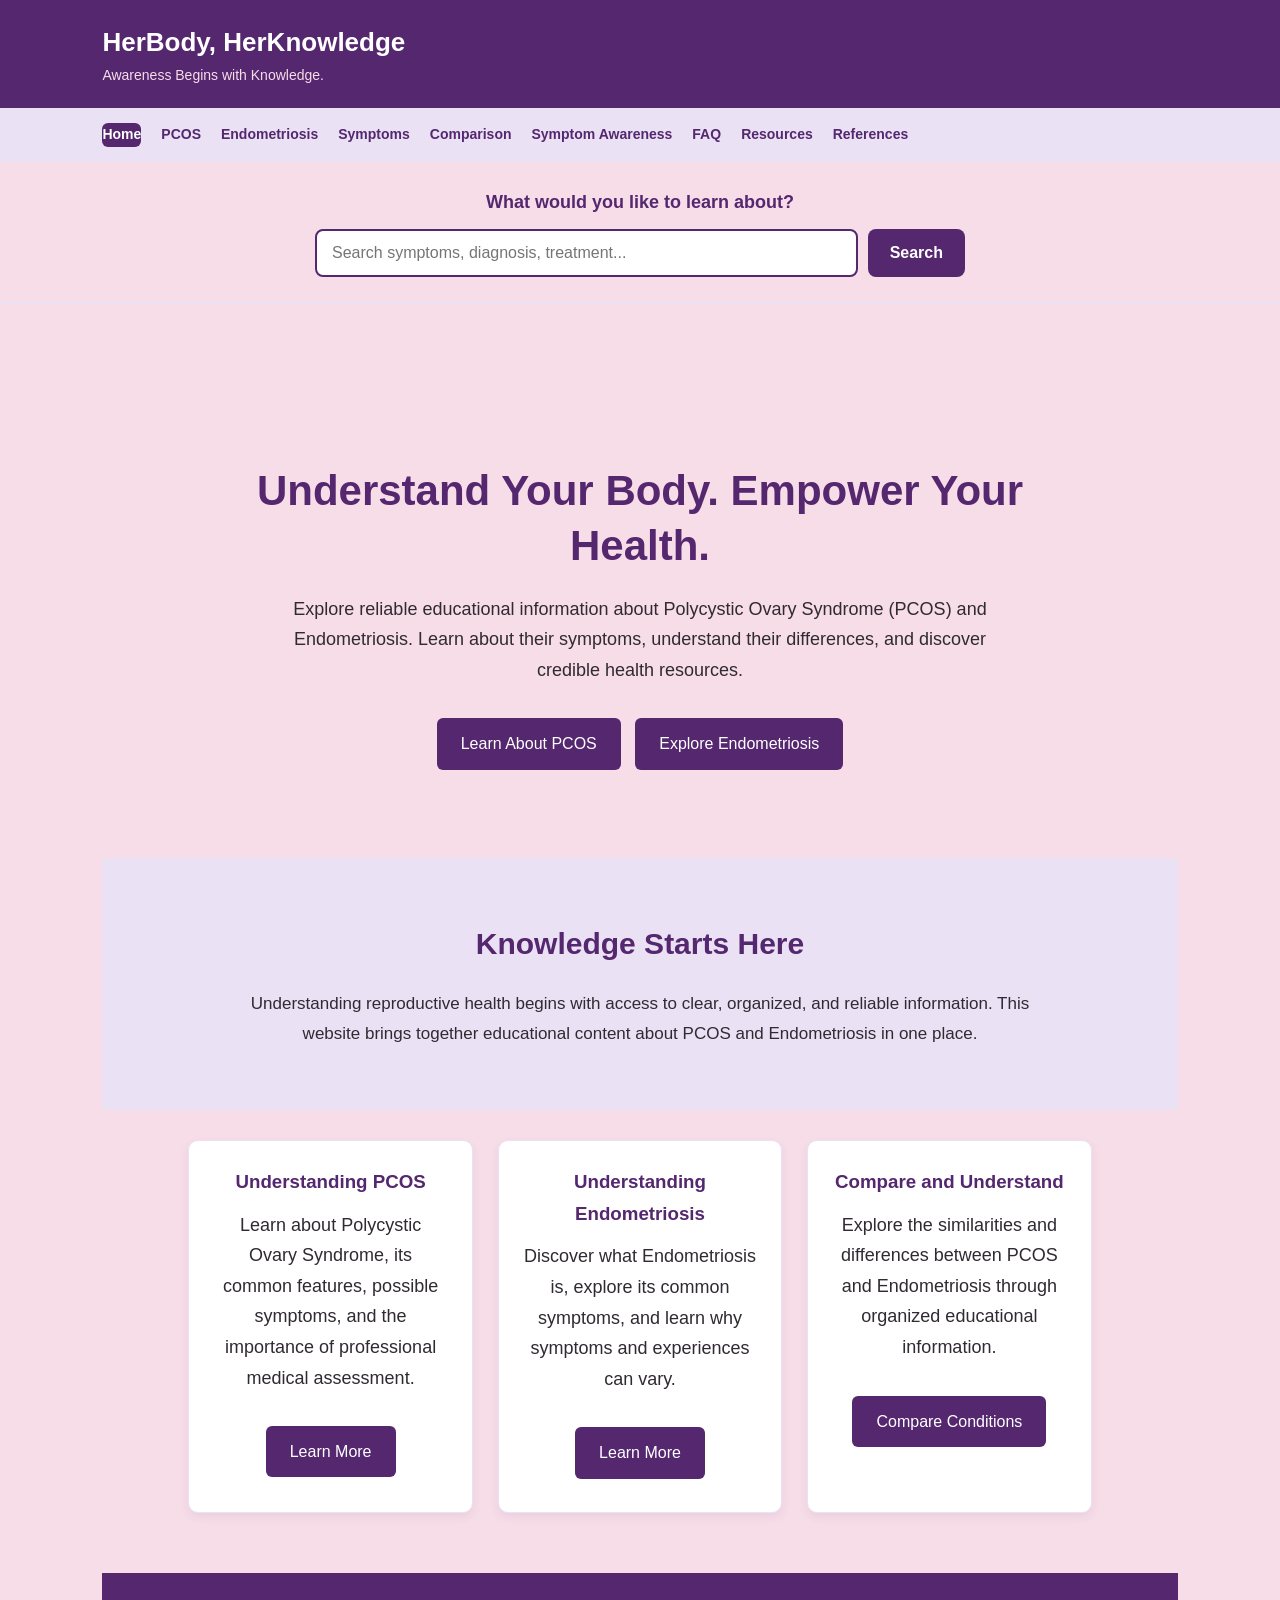
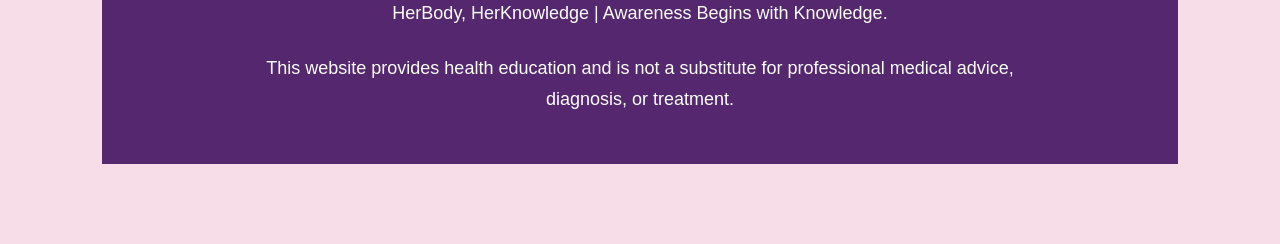
<file: index.html>
<!DOCTYPE html>
<html lang="en">
<head>
    <meta charset="UTF-8">
    <meta name="viewport" content="width=device-width, initial-scale=1.0">

    <title>HerBody, HerKnowledge | PCOS & Endometriosis Awareness</title>
<link rel="icon" type="image/png" href="favicon.png.png">
<link rel="stylesheet" href="css/style.css">
</head>

<body>

    <header>
        <div class="logo">HerBody, HerKnowledge</div>
        <p class="tagline">Awareness Begins with Knowledge.</p>
    </header>

    <nav>
   <a href="index.html" class="active" aria-current="page">Home</a>
    <a href="pcos.html">PCOS</a>
    <a href="endometriosis.html">Endometriosis</a>
    <a href="symptoms.html">Symptoms</a>
    <a href="comparison.html">Comparison</a>
    <a href="awareness.html">Symptom Awareness</a>
    <a href="faq.html">FAQ</a>
    <a href="resources.html">Resources</a>
    <a href="references.html">References</a>
</nav>
</nav>

<!-- Website Search -->
<section class="search-section">
    <form id="search-form">
        <label for="site-search">What would you like to learn about?</label>

        <div class="search-box">
            <input
                type="search"
                id="site-search"
                placeholder="Search symptoms, diagnosis, treatment..."
                required
            >

            <button type="submit">Search</button>
        </div>
    </form>

    <div id="search-results" aria-live="polite"></div>
</section>

<section class="hero">

    <section class="hero">
        <h1>Understand Your Body. Empower Your Health.</h1>

        <p>
            Explore reliable educational information about Polycystic Ovary
            Syndrome (PCOS) and Endometriosis. Learn about their symptoms,
            understand their differences, and discover credible health resources.
        </p>

        <a href="pcos.html" class="button">Learn About PCOS</a>

        <a href="endometriosis.html" class="button">Explore Endometriosis</a>
    </section>

    <section class="welcome">
        <h2>Knowledge Starts Here</h2>

        <p>
            Understanding reproductive health begins with access to clear,
            organized, and reliable information. This website brings together
            educational content about PCOS and Endometriosis in one place.
        </p>
    </section>

    <section class="cards">

        <div class="card">
            <h3>Understanding PCOS</h3>

            <p>
                Learn about Polycystic Ovary Syndrome, its common features,
                possible symptoms, and the importance of professional
                medical assessment.
            </p>

            <a href="pcos.html" class="button">Learn More</a>
        </div>

        <div class="card">
            <h3>Understanding Endometriosis</h3>

            <p>
                Discover what Endometriosis is, explore its common symptoms,
                and learn why symptoms and experiences can vary.
            </p>

            <a href="endometriosis.html" class="button">Learn More</a>
        </div>

        <div class="card">
            <h3>Compare and Understand</h3>

            <p>
                Explore the similarities and differences between PCOS and
                Endometriosis through organized educational information.
            </p>

            <a href="comparison.html" class="button">Compare Conditions</a>
        </div>

    </section>

    <footer>
        <p>HerBody, HerKnowledge | Awareness Begins with Knowledge.</p>

        <p>
            This website provides health education and is not a substitute
            for professional medical advice, diagnosis, or treatment.
        </p>
    </footer>
    <script src="js/script.js"></script>

</body>
</html>
</file>
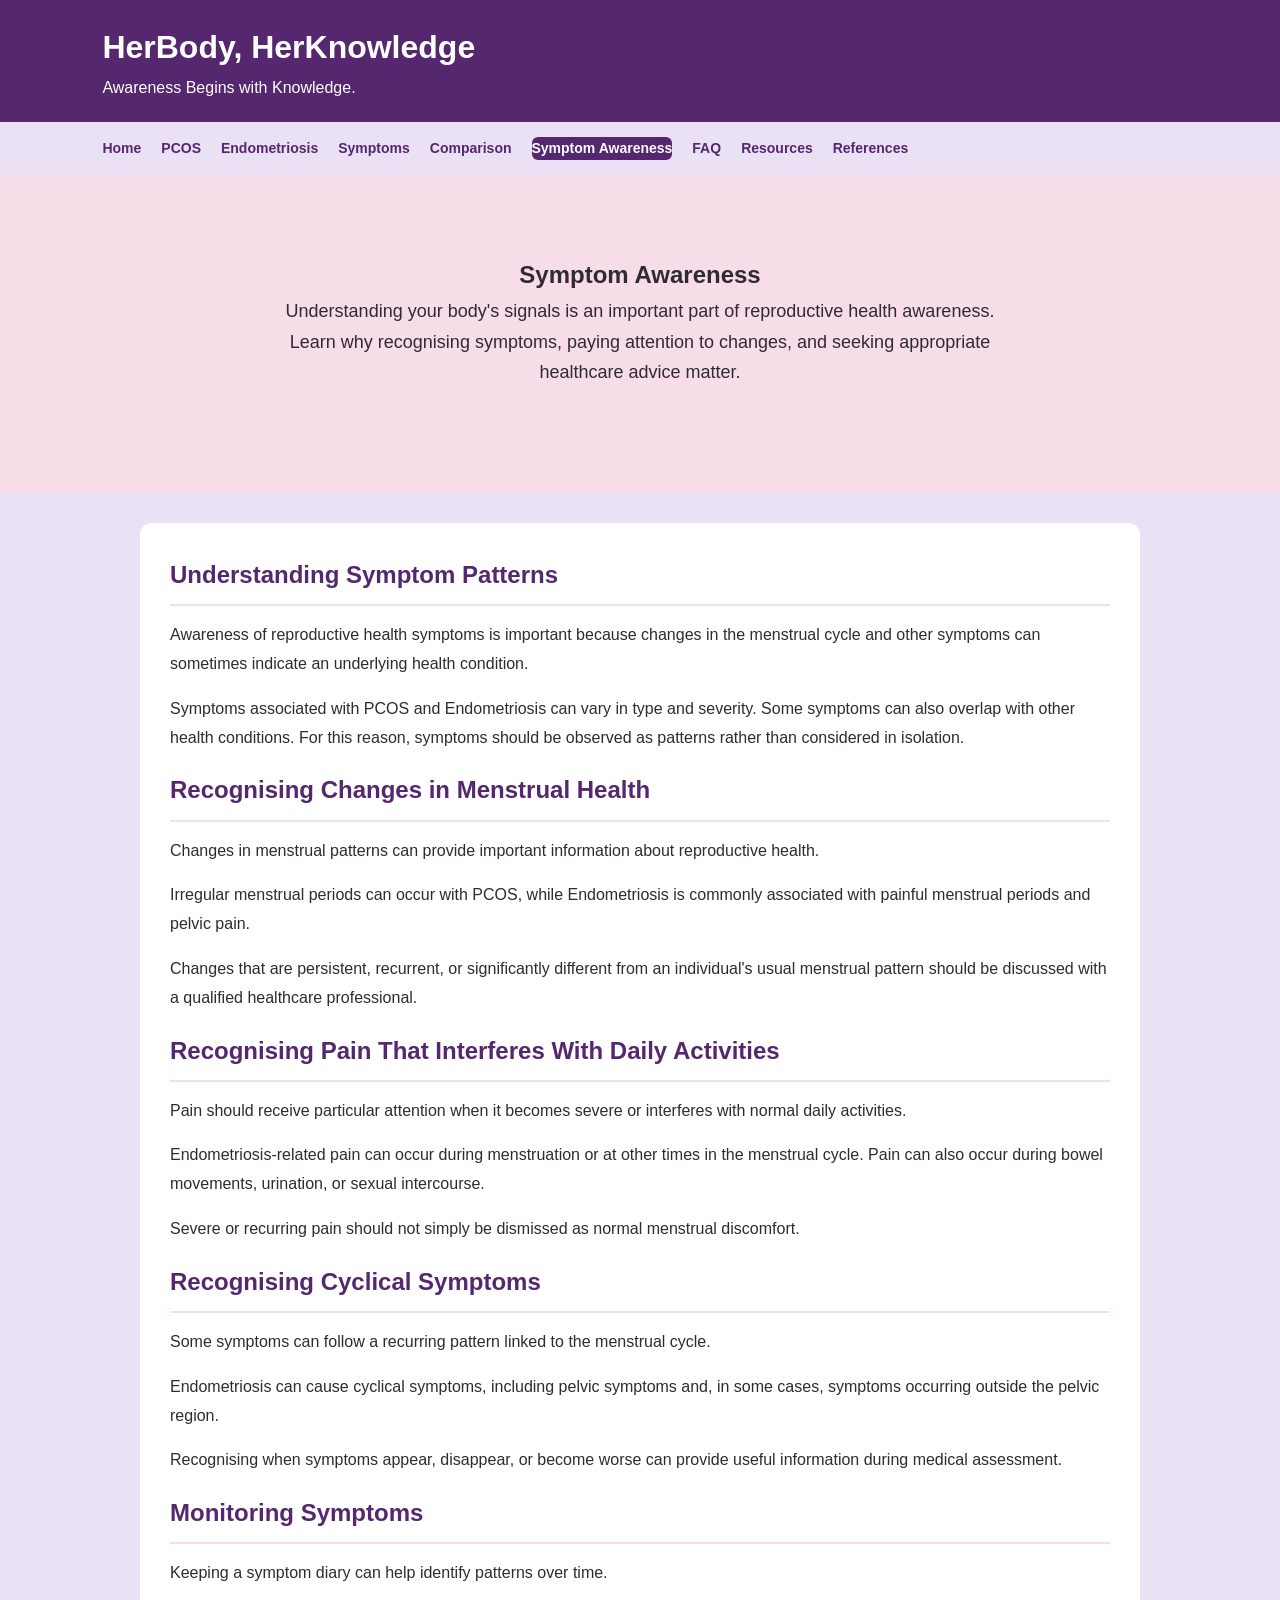
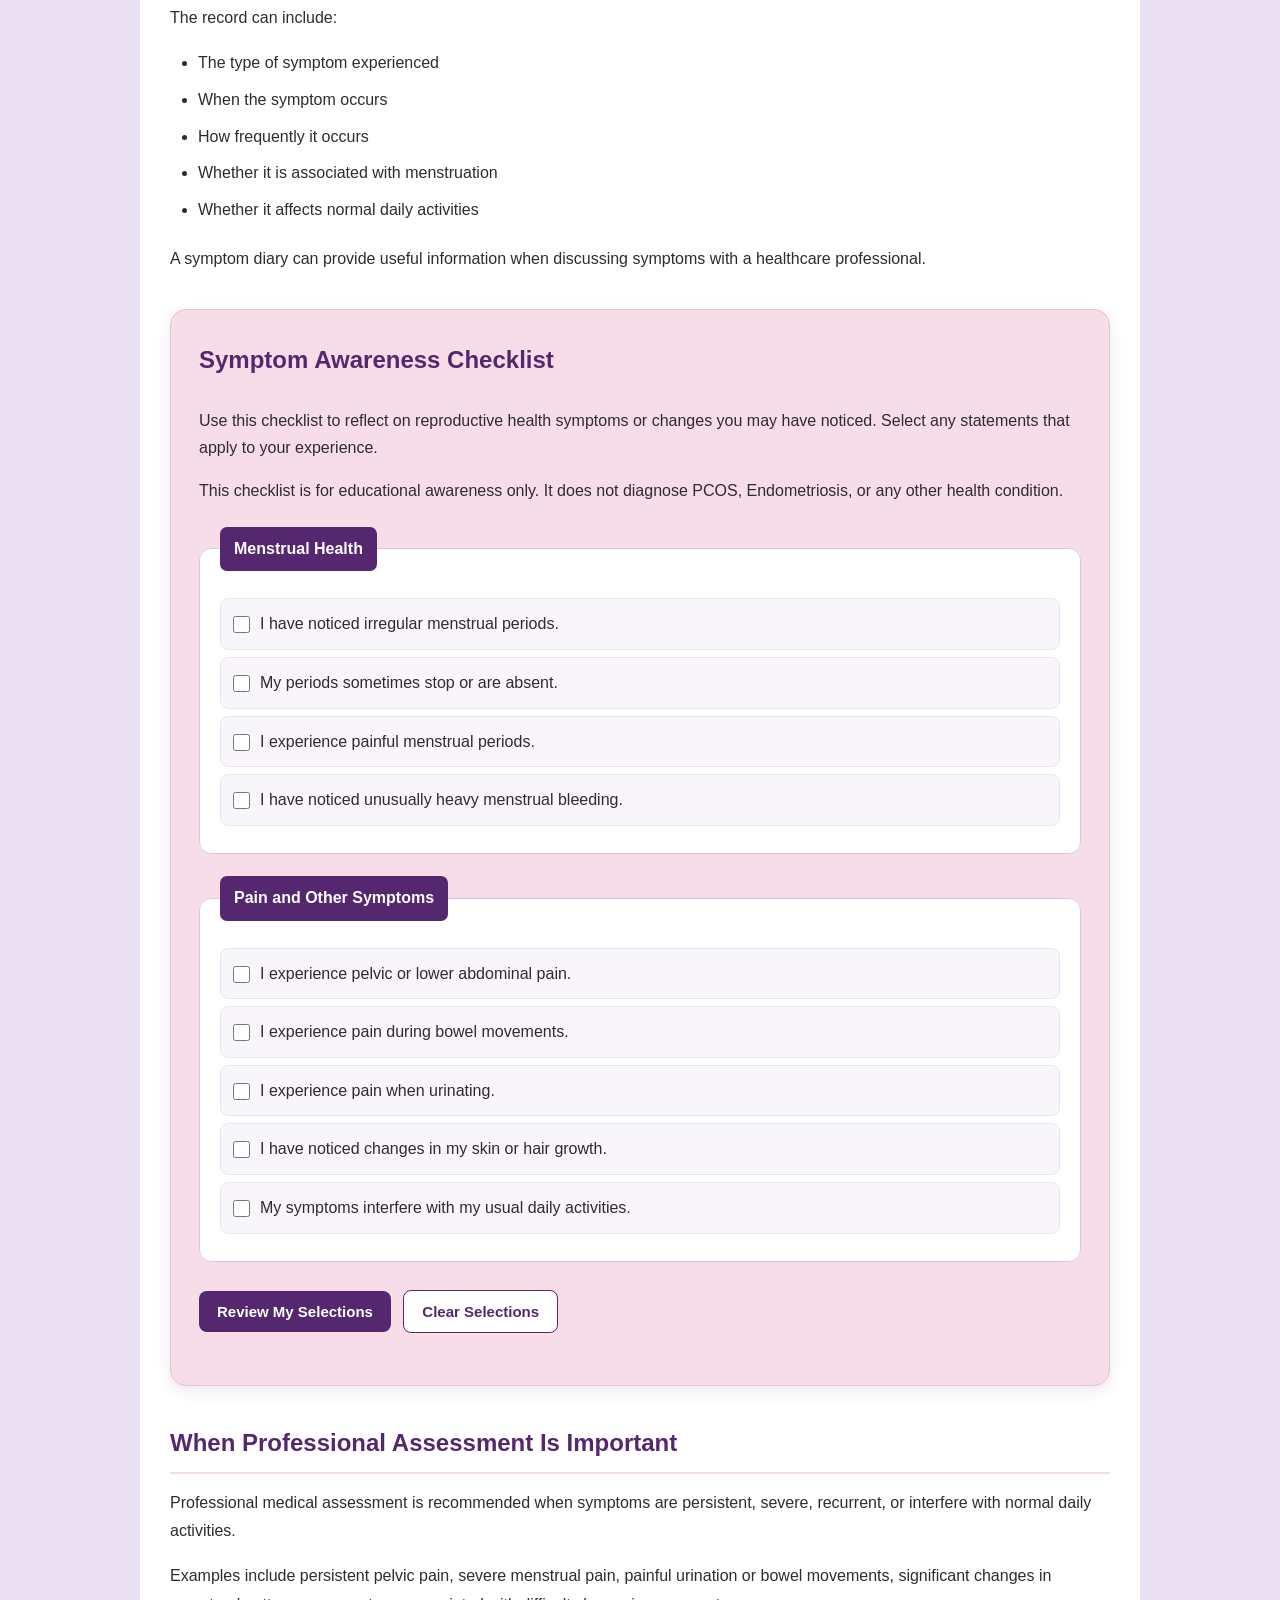
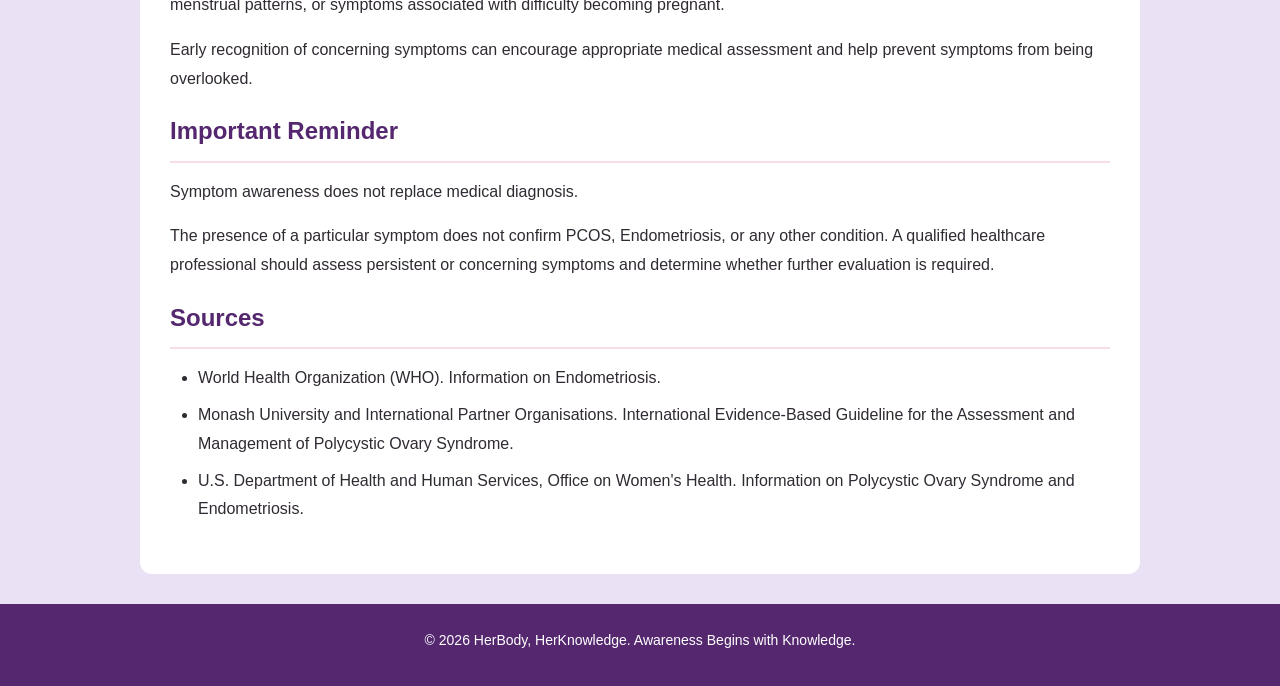
<file: awareness.html>
<!DOCTYPE html>
<html lang="en">
<head>
    <meta charset="UTF-8">
    <meta name="viewport" content="width=device-width, initial-scale=1.0">

    <title>Symptom Awareness | HerBody, HerKnowledge</title>
<link rel="icon" type="image/png" href="favicon.png.png">
    <link rel="stylesheet" href="css/style.css">
</head>

<body>

    <!-- Header -->
    <header>
        <h1>HerBody, HerKnowledge</h1>
        <p>Awareness Begins with Knowledge.</p>
    </header>

    <!-- Navigation -->
    <nav>
        <a href="index.html">Home</a>
        <a href="pcos.html">PCOS</a>
        <a href="endometriosis.html">Endometriosis</a>
        <a href="symptoms.html">Symptoms</a>
        <a href="comparison.html">Comparison</a>
     <a href="awareness.html" class="active" aria-current="page">Symptom Awareness</a>
        <a href="faq.html">FAQ</a>
        <a href="resources.html">Resources</a>
        <a href="references.html">References</a>
    </nav>

    <!-- Hero Section -->
    <section class="hero">
        <h2>Symptom Awareness</h2>

        <p>
            Understanding your body's signals is an important
            part of reproductive health awareness. Learn why
            recognising symptoms, paying attention to changes,
            and seeking appropriate healthcare advice matter.
        </p>
    </section>

  <main class="content">

    <!-- Understanding Symptom Patterns -->
    <section>
        <h2>Understanding Symptom Patterns</h2>

        <p>
            Awareness of reproductive health symptoms is important
            because changes in the menstrual cycle and other
            symptoms can sometimes indicate an underlying
            health condition.
        </p>

        <p>
            Symptoms associated with PCOS and Endometriosis
            can vary in type and severity. Some symptoms can
            also overlap with other health conditions. For
            this reason, symptoms should be observed as patterns
            rather than considered in isolation.
        </p>
    </section>

    <!-- Recognising Changes in Menstrual Health -->
    <section>
        <h2>Recognising Changes in Menstrual Health</h2>

        <p>
            Changes in menstrual patterns can provide important
            information about reproductive health.
        </p>

        <p>
            Irregular menstrual periods can occur with PCOS,
            while Endometriosis is commonly associated with
            painful menstrual periods and pelvic pain.
        </p>

        <p>
            Changes that are persistent, recurrent, or
            significantly different from an individual's
            usual menstrual pattern should be discussed with
            a qualified healthcare professional.
        </p>
    </section>

    <!-- Recognising Pain That Interferes With Daily Activities -->
    <section>
        <h2>Recognising Pain That Interferes With Daily Activities</h2>

        <p>
            Pain should receive particular attention when
            it becomes severe or interferes with normal
            daily activities.
        </p>

        <p>
            Endometriosis-related pain can occur during
            menstruation or at other times in the menstrual
            cycle. Pain can also occur during bowel movements,
            urination, or sexual intercourse.
        </p>

        <p>
            Severe or recurring pain should not simply be
            dismissed as normal menstrual discomfort.
        </p>
    </section>

    <!-- Recognising Cyclical Symptoms -->
    <section>
        <h2>Recognising Cyclical Symptoms</h2>

        <p>
            Some symptoms can follow a recurring pattern
            linked to the menstrual cycle.
        </p>

        <p>
            Endometriosis can cause cyclical symptoms,
            including pelvic symptoms and, in some cases,
            symptoms occurring outside the pelvic region.
        </p>

        <p>
            Recognising when symptoms appear, disappear,
            or become worse can provide useful information
            during medical assessment.
        </p>
    </section>

    <!-- Monitoring Symptoms -->
    <section>
        <h2>Monitoring Symptoms</h2>

        <p>
            Keeping a symptom diary can help identify
            patterns over time.
        </p>

        <p>The record can include:</p>

        <ul>
            <li>The type of symptom experienced</li>
            <li>When the symptom occurs</li>
            <li>How frequently it occurs</li>
            <li>Whether it is associated with menstruation</li>
            <li>Whether it affects normal daily activities</li>
        </ul>

        <p>
            A symptom diary can provide useful information
            when discussing symptoms with a healthcare
            professional.
        </p>
    </section>
    
    <!-- Interactive Symptom Awareness Checklist -->
    <section id="symptom-checklist">
        <h2>Symptom Awareness Checklist</h2>

        <p>
            Use this checklist to reflect on reproductive health
            symptoms or changes you may have noticed. Select any
            statements that apply to your experience.
        </p>

        <p>
            This checklist is for educational awareness only.
            It does not diagnose PCOS, Endometriosis,
            or any other health condition.
        </p>

        <form id="awareness-form">
            <fieldset>
                <legend>Menstrual Health</legend>

                <label>
                    <input type="checkbox" name="symptom"
                        value="irregular-periods">
                    I have noticed irregular menstrual periods.
                </label>

                <label>
                    <input type="checkbox" name="symptom"
                        value="absent-periods">
                    My periods sometimes stop or are absent.
                </label>

                <label>
                    <input type="checkbox" name="symptom"
                        value="painful-periods">
                    I experience painful menstrual periods.
                </label>

                <label>
                    <input type="checkbox" name="symptom"
                        value="heavy-bleeding">
                    I have noticed unusually heavy menstrual bleeding.
                </label>
            </fieldset>

            <fieldset>
                <legend>Pain and Other Symptoms</legend>

                <label>
                    <input type="checkbox" name="symptom"
                        value="pelvic-pain">
                    I experience pelvic or lower abdominal pain.
                </label>

                <label>
                    <input type="checkbox" name="symptom"
                        value="painful-bowel-movements">
                    I experience pain during bowel movements.
                </label>

                <label>
                    <input type="checkbox" name="symptom"
                        value="painful-urination">
                    I experience pain when urinating.
                </label>

                <label>
                    <input type="checkbox" name="symptom"
                        value="skin-hair-changes">
                    I have noticed changes in my skin or hair growth.
                </label>

                <label>
                    <input type="checkbox" name="symptom"
                        value="daily-activities">
                    My symptoms interfere with my usual daily activities.
                </label>
            </fieldset>

            <button type="submit">Review My Selections</button>
            <button type="reset">Clear Selections</button>
        </form>

        <div id="awareness-feedback" aria-live="polite"></div>
    </section>


    <!-- When Professional Assessment Is Important -->
    <section>
        <h2>When Professional Assessment Is Important</h2>

        <p>
            Professional medical assessment is recommended
            when symptoms are persistent, severe, recurrent,
            or interfere with normal daily activities.
        </p>

        <p>
            Examples include persistent pelvic pain, severe
            menstrual pain, painful urination or bowel
            movements, significant changes in menstrual
            patterns, or symptoms associated with difficulty
            becoming pregnant.
        </p>

        <p>
            Early recognition of concerning symptoms can
            encourage appropriate medical assessment and
            help prevent symptoms from being overlooked.
        </p>
    </section>

    <!-- Important Reminder -->
    <section>
        <h2>Important Reminder</h2>

        <p>
            Symptom awareness does not replace medical
            diagnosis.
        </p>

        <p>
            The presence of a particular symptom does not
            confirm PCOS, Endometriosis, or any other
            condition. A qualified healthcare professional
            should assess persistent or concerning symptoms
            and determine whether further evaluation
            is required.
        </p>
    </section>
<!-- Sources -->
    <section>
        <h2>Sources</h2>

        <ul>
            <li>
                World Health Organization (WHO).
                Information on Endometriosis.
            </li>

            <li>
                Monash University and International Partner
                Organisations. International Evidence-Based
                Guideline for the Assessment and Management
                of Polycystic Ovary Syndrome.
            </li>

            <li>
                U.S. Department of Health and Human Services,
                Office on Women's Health. Information on
                Polycystic Ovary Syndrome and Endometriosis.
            </li>
        </ul>
    </section>
</main>

    <!-- Footer -->
    <footer>
        <p>
            &copy; 2026 HerBody, HerKnowledge.
            Awareness Begins with Knowledge.
        </p>
    </footer>
    <script src="js/script.js"></script>

</body>
</html>
</file>
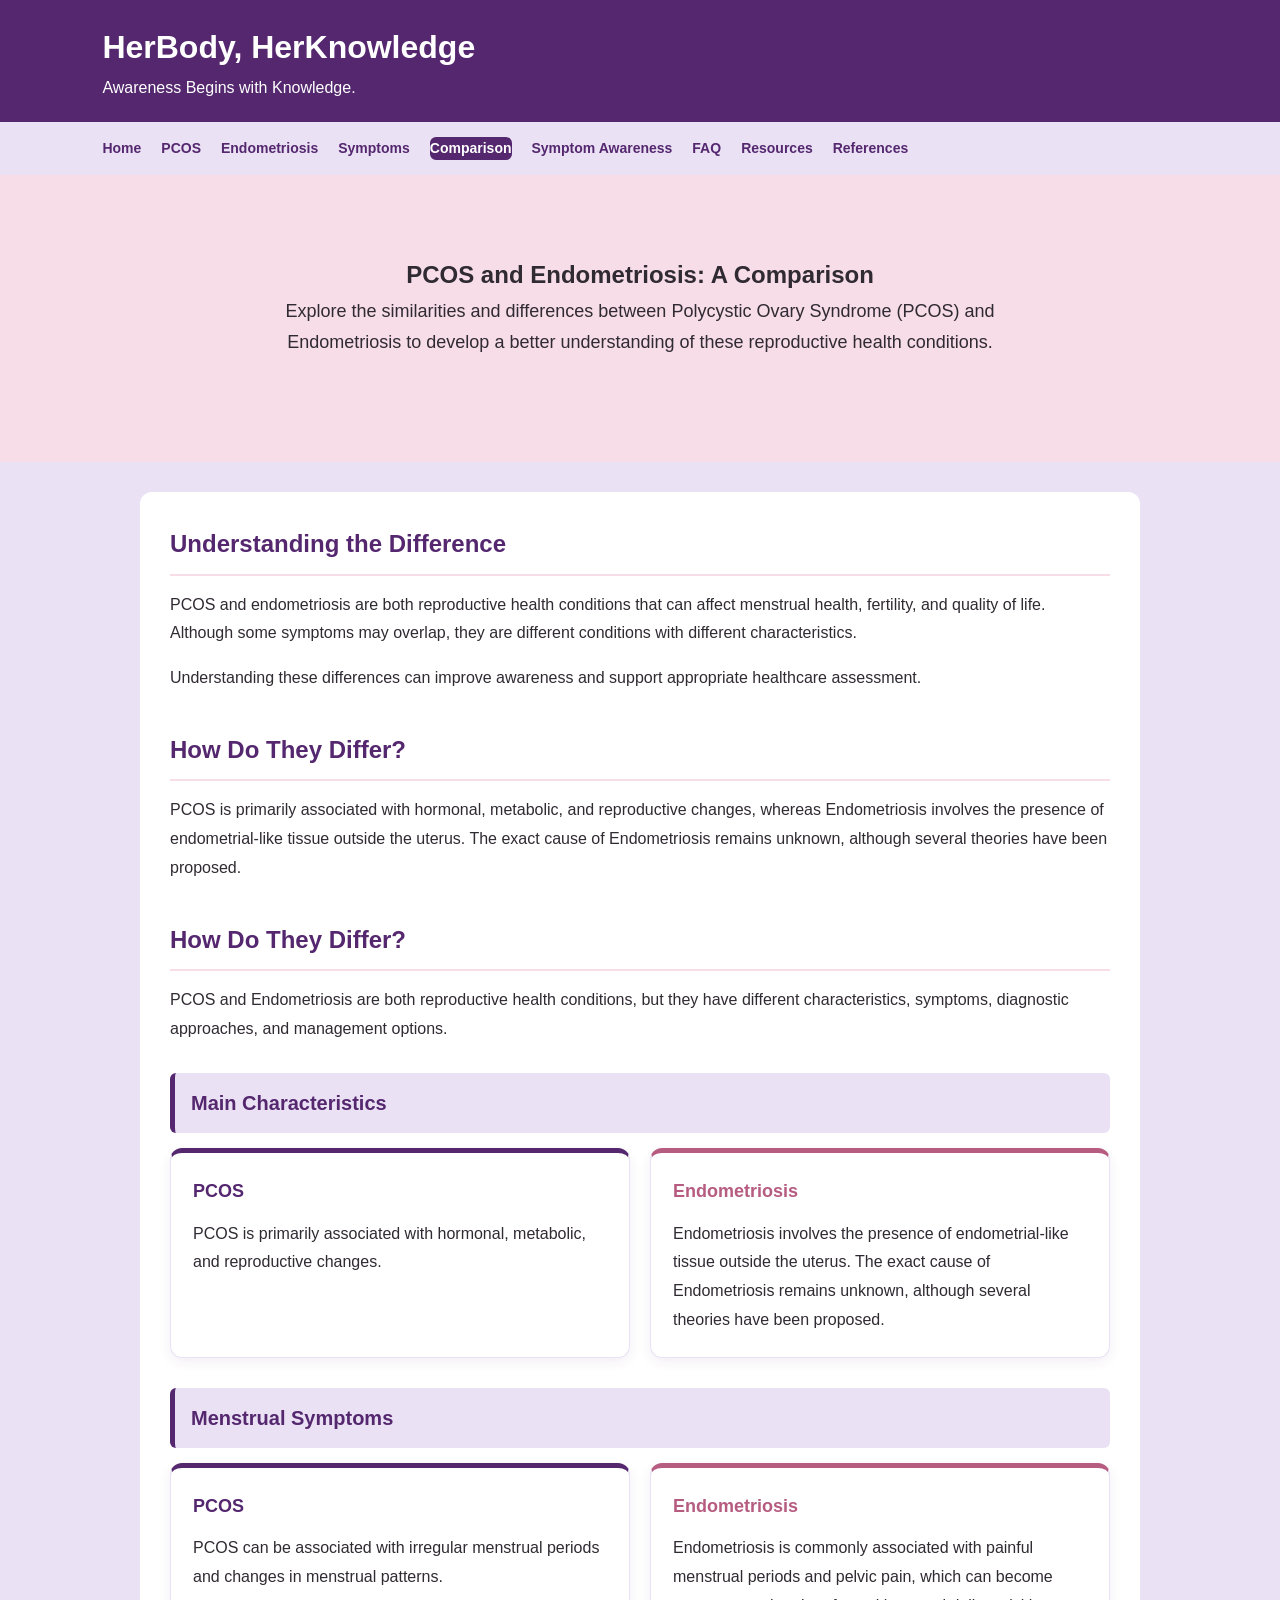
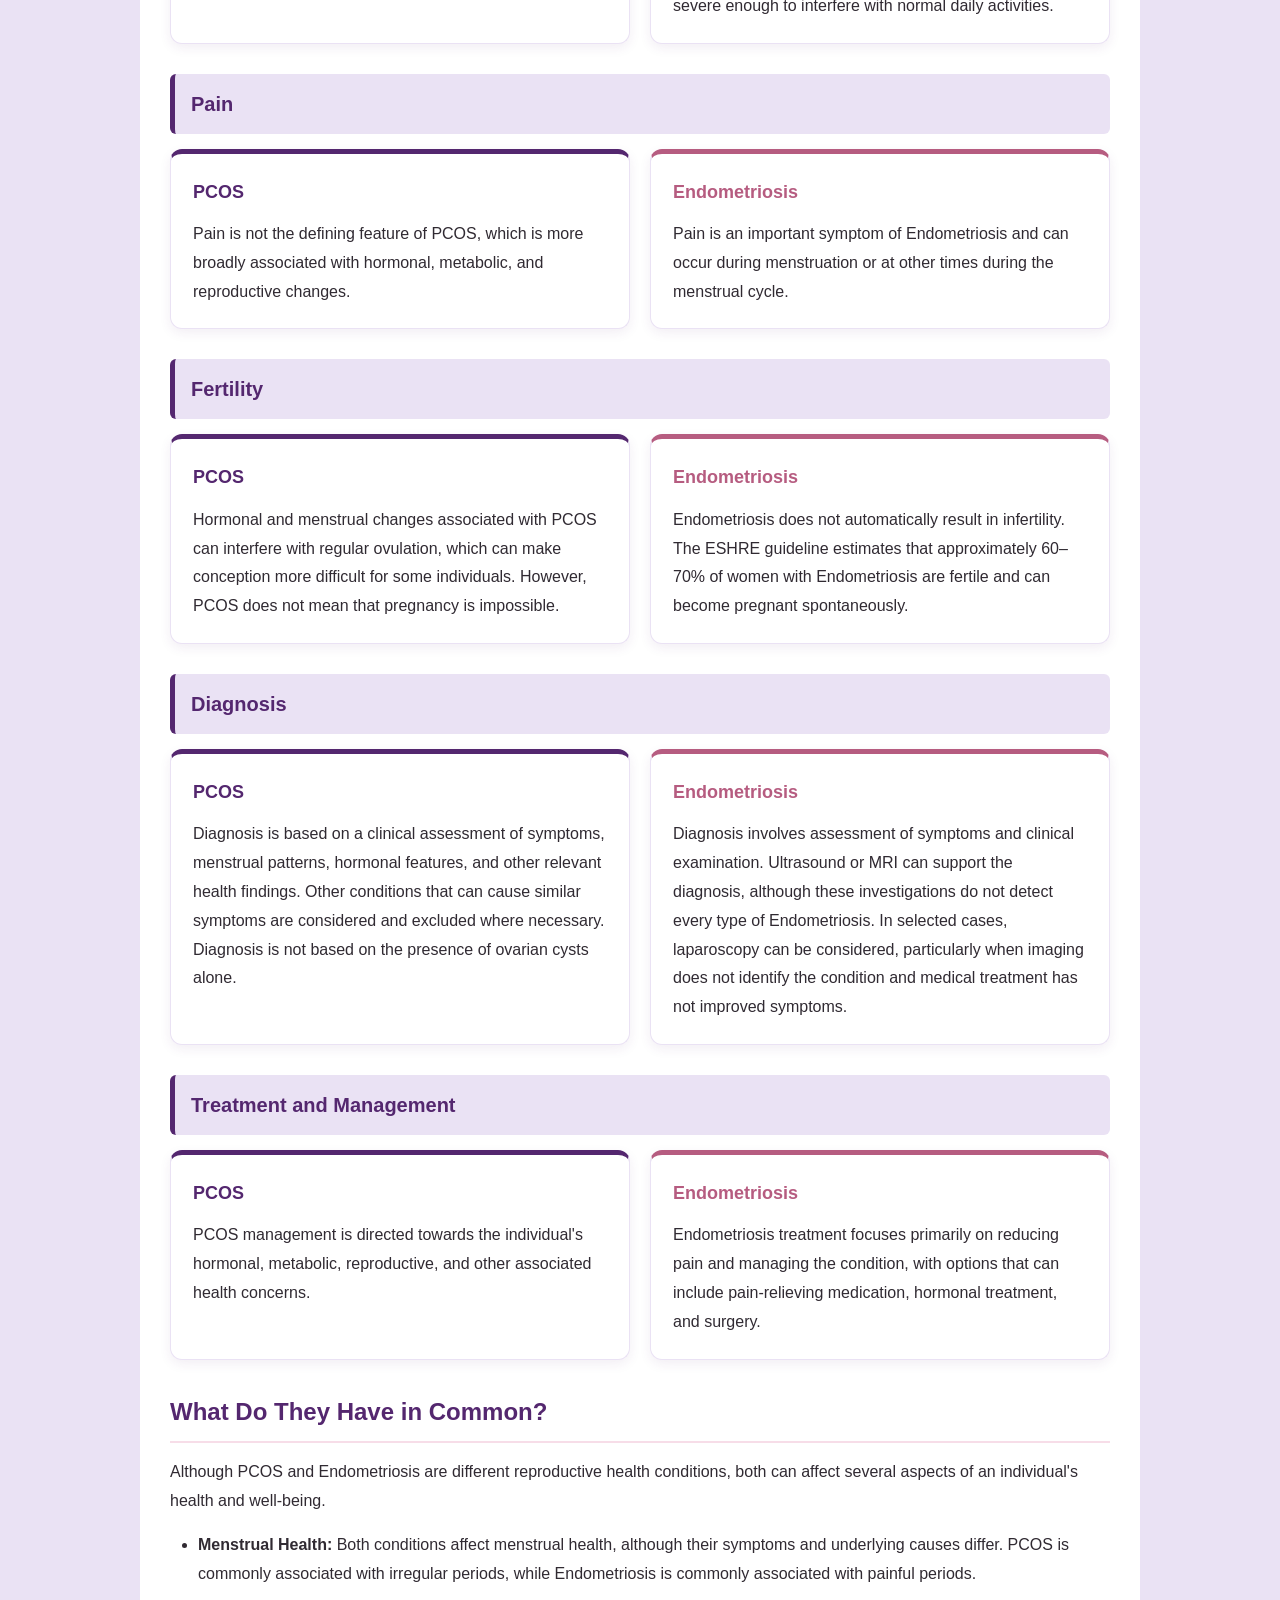
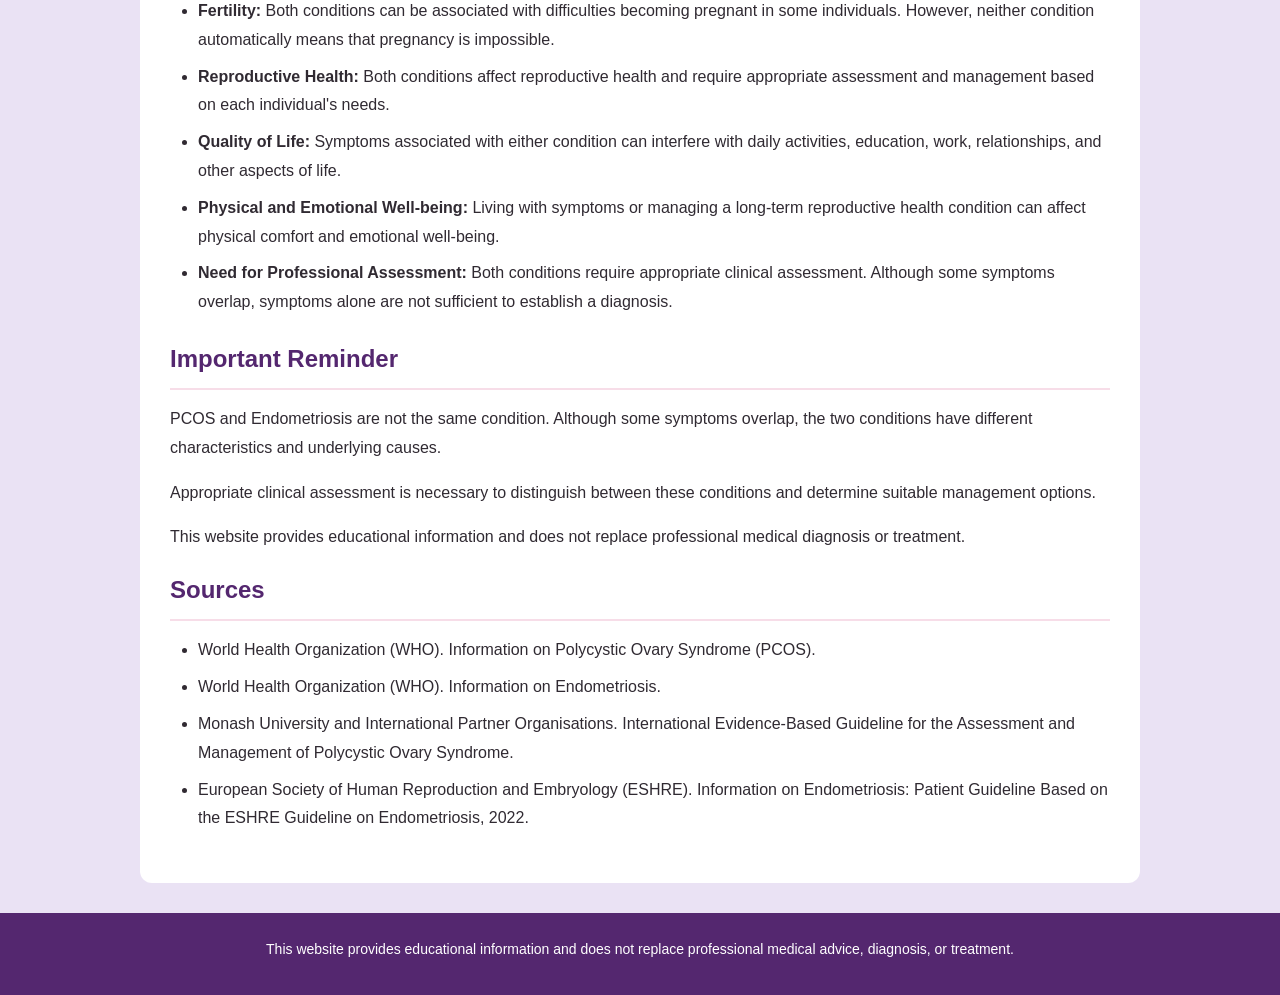
<file: comparison.html>
<!DOCTYPE html>
<html lang="en">

<head>
    <meta charset="UTF-8">
    <meta name="viewport" content="width=device-width, initial-scale=1.0">
<link rel="icon" type="image/png" href="favicon.png.png">
    <title>Comparison | HerBody, HerKnowledge</title>

    <link rel="stylesheet" href="css/style.css">
</head>

<body>

    <!-- Website Header -->

    <header>
        <h1>HerBody, HerKnowledge</h1>
        <p>Awareness Begins with Knowledge.</p>
    </header>


    <!-- Navigation Menu -->

    <nav>
        <a href="index.html">Home</a>
        <a href="pcos.html">PCOS</a>
        <a href="endometriosis.html">Endometriosis</a>
        <a href="symptoms.html">Symptoms</a>
        <a href="comparison.html" class="active" aria-current="page">Comparison</a>
        <a href="awareness.html">Symptom Awareness</a>
        <a href="faq.html">FAQ</a>
        <a href="resources.html">Resources</a>
        <a href="references.html">References</a>
    </nav>


    <!-- Hero Section -->

    <section class="hero">
        <h2>PCOS and Endometriosis: A Comparison</h2>

        <p>
            Explore the similarities and differences between
            Polycystic Ovary Syndrome (PCOS) and Endometriosis
            to develop a better understanding of these
            reproductive health conditions.
        </p>
    </section>


    <!-- Main Content -->

    <main class="content">

       <!-- Introduction -->

<section>
    <h2>Understanding the Difference</h2>

    <p>
        PCOS and endometriosis are both reproductive health
        conditions that can affect menstrual health, fertility,
        and quality of life. Although some symptoms may overlap,
        they are different conditions with different
        characteristics.
    </p>

    <p>
        Understanding these differences can improve awareness
        and support appropriate healthcare assessment.
    </p>
<!-- Comparison Cards Section -->
<section class="comparison-section">
    <h2>How Do They Differ?</h2>

    <p>
        PCOS is primarily associated with hormonal, metabolic,
        and reproductive changes, whereas Endometriosis involves
        the presence of endometrial-like tissue outside the uterus.
        The exact cause of Endometriosis remains unknown, although
        several theories have been proposed.
    </p>

   <!-- Comparison Cards Section -->
<section class="comparison-section">
    <h2>How Do They Differ?</h2>

    <p>
        PCOS and Endometriosis are both reproductive health
        conditions, but they have different characteristics,
        symptoms, diagnostic approaches, and management options.
    </p>

    <!-- Main Characteristics -->
    <div class="comparison-topic">
        <h3>Main Characteristics</h3>

        <div class="comparison-pair">
            <article class="comparison-detail pcos-detail">
                <h4>PCOS</h4>
                <p>
                    PCOS is primarily associated with hormonal,
                    metabolic, and reproductive changes.
                </p>
            </article>

            <article class="comparison-detail endo-detail">
                <h4>Endometriosis</h4>
                <p>
                    Endometriosis involves the presence of
                    endometrial-like tissue outside the uterus.
                    The exact cause of Endometriosis remains
                    unknown, although several theories have
                    been proposed.
                </p>
            </article>
        </div>
    </div>

    <!-- Menstrual Symptoms -->
    <div class="comparison-topic">
        <h3>Menstrual Symptoms</h3>

        <div class="comparison-pair">
            <article class="comparison-detail pcos-detail">
                <h4>PCOS</h4>
                <p>
                    PCOS can be associated with irregular
                    menstrual periods and changes in
                    menstrual patterns.
                </p>
            </article>

            <article class="comparison-detail endo-detail">
                <h4>Endometriosis</h4>
                <p>
                    Endometriosis is commonly associated with
                    painful menstrual periods and pelvic pain,
                    which can become severe enough to interfere
                    with normal daily activities.
                </p>
            </article>
        </div>
    </div>

    <!-- Pain -->
    <div class="comparison-topic">
        <h3>Pain</h3>

        <div class="comparison-pair">
            <article class="comparison-detail pcos-detail">
                <h4>PCOS</h4>
                <p>
                    Pain is not the defining feature of PCOS,
                    which is more broadly associated with
                    hormonal, metabolic, and reproductive changes.
                </p>
            </article>

            <article class="comparison-detail endo-detail">
                <h4>Endometriosis</h4>
                <p>
                    Pain is an important symptom of Endometriosis
                    and can occur during menstruation or at
                    other times during the menstrual cycle.
                </p>
            </article>
        </div>
    </div>

    <!-- Fertility -->
    <div class="comparison-topic">
        <h3>Fertility</h3>

        <div class="comparison-pair">
            <article class="comparison-detail pcos-detail">
                <h4>PCOS</h4>
                <p>
                    Hormonal and menstrual changes associated
                    with PCOS can interfere with regular
                    ovulation, which can make conception more
                    difficult for some individuals. However,
                    PCOS does not mean that pregnancy is
                    impossible.
                </p>
            </article>

            <article class="comparison-detail endo-detail">
                <h4>Endometriosis</h4>
                <p>
                    Endometriosis does not automatically result
                    in infertility. The ESHRE guideline estimates
                    that approximately 60–70% of women with
                    Endometriosis are fertile and can become
                    pregnant spontaneously.
                </p>
            </article>
        </div>
    </div>

    <!-- Diagnosis -->
    <div class="comparison-topic">
        <h3>Diagnosis</h3>

        <div class="comparison-pair">
            <article class="comparison-detail pcos-detail">
                <h4>PCOS</h4>
                <p>
                    Diagnosis is based on a clinical assessment
                    of symptoms, menstrual patterns, hormonal
                    features, and other relevant health findings.
                    Other conditions that can cause similar
                    symptoms are considered and excluded where
                    necessary. Diagnosis is not based on the
                    presence of ovarian cysts alone.
                </p>
            </article>

            <article class="comparison-detail endo-detail">
                <h4>Endometriosis</h4>
                <p>
                    Diagnosis involves assessment of symptoms
                    and clinical examination. Ultrasound or MRI
                    can support the diagnosis, although these
                    investigations do not detect every type of
                    Endometriosis. In selected cases, laparoscopy
                    can be considered, particularly when imaging
                    does not identify the condition and medical
                    treatment has not improved symptoms.
                </p>
            </article>
        </div>
    </div>

    <!-- Treatment and Management -->
    <div class="comparison-topic">
        <h3>Treatment and Management</h3>

        <div class="comparison-pair">
            <article class="comparison-detail pcos-detail">
                <h4>PCOS</h4>
                <p>
                    PCOS management is directed towards the
                    individual's hormonal, metabolic,
                    reproductive, and other associated
                    health concerns.
                </p>
            </article>

            <article class="comparison-detail endo-detail">
                <h4>Endometriosis</h4>
                <p>
                    Endometriosis treatment focuses primarily
                    on reducing pain and managing the condition,
                    with options that can include pain-relieving
                    medication, hormonal treatment, and surgery.
                </p>
            </article>
        </div>
    </div>
</section>


    
<!-- Similarities Section -->
<section>
    <h2>What Do They Have in Common?</h2>

    <p>
        Although PCOS and Endometriosis are different
        reproductive health conditions, both can affect
        several aspects of an individual's health and
        well-being.
    </p>

    <ul>
        <li>
            <strong>Menstrual Health:</strong>
            Both conditions affect menstrual health,
            although their symptoms and underlying causes
            differ. PCOS is commonly associated with
            irregular periods, while Endometriosis is
            commonly associated with painful periods.
        </li>

        <li>
            <strong>Fertility:</strong>
            Both conditions can be associated with
            difficulties becoming pregnant in some
            individuals. However, neither condition
            automatically means that pregnancy is impossible.
        </li>

        <li>
            <strong>Reproductive Health:</strong>
            Both conditions affect reproductive health
            and require appropriate assessment and
            management based on each individual's needs.
        </li>

        <li>
            <strong>Quality of Life:</strong>
            Symptoms associated with either condition can
            interfere with daily activities, education,
            work, relationships, and other aspects of life.
        </li>

        <li>
            <strong>Physical and Emotional Well-being:</strong>
            Living with symptoms or managing a long-term
            reproductive health condition can affect
            physical comfort and emotional well-being.
        </li>

        <li>
            <strong>Need for Professional Assessment:</strong>
            Both conditions require appropriate clinical
            assessment. Although some symptoms overlap,
            symptoms alone are not sufficient to establish
            a diagnosis.
        </li>
    </ul>
</section>
     


      <!-- Important Reminder -->
<section>
    <h2>Important Reminder</h2>

    <p>
        PCOS and Endometriosis are not the same condition.
        Although some symptoms overlap, the two conditions
        have different characteristics and underlying causes.
    </p>

    <p>
        Appropriate clinical assessment is necessary to
        distinguish between these conditions and determine
        suitable management options.
    </p>

    <p>
        This website provides educational information and
        does not replace professional medical diagnosis
        or treatment.
    </p>
</section>


<!-- Sources Section -->
<section>
    <h2>Sources</h2>
    <ul>
        <li>
            World Health Organization (WHO).
            Information on Polycystic Ovary Syndrome (PCOS).
        </li>

        <li>
            World Health Organization (WHO).
            Information on Endometriosis.
        </li>

        <li>
            Monash University and International Partner Organisations.
            International Evidence-Based Guideline for the
            Assessment and Management of Polycystic Ovary Syndrome.
        </li>

        <li>
            European Society of Human Reproduction and Embryology (ESHRE).
            Information on Endometriosis: Patient Guideline Based
            on the ESHRE Guideline on Endometriosis, 2022.
        </li>
    </ul>
</section>

    </main>


    <!-- Website Footer -->

    <footer>
        <p>
            This website provides educational information
            and does not replace professional medical advice,
            diagnosis, or treatment.
        </p>
    </footer>

</body>

</html>
</file>
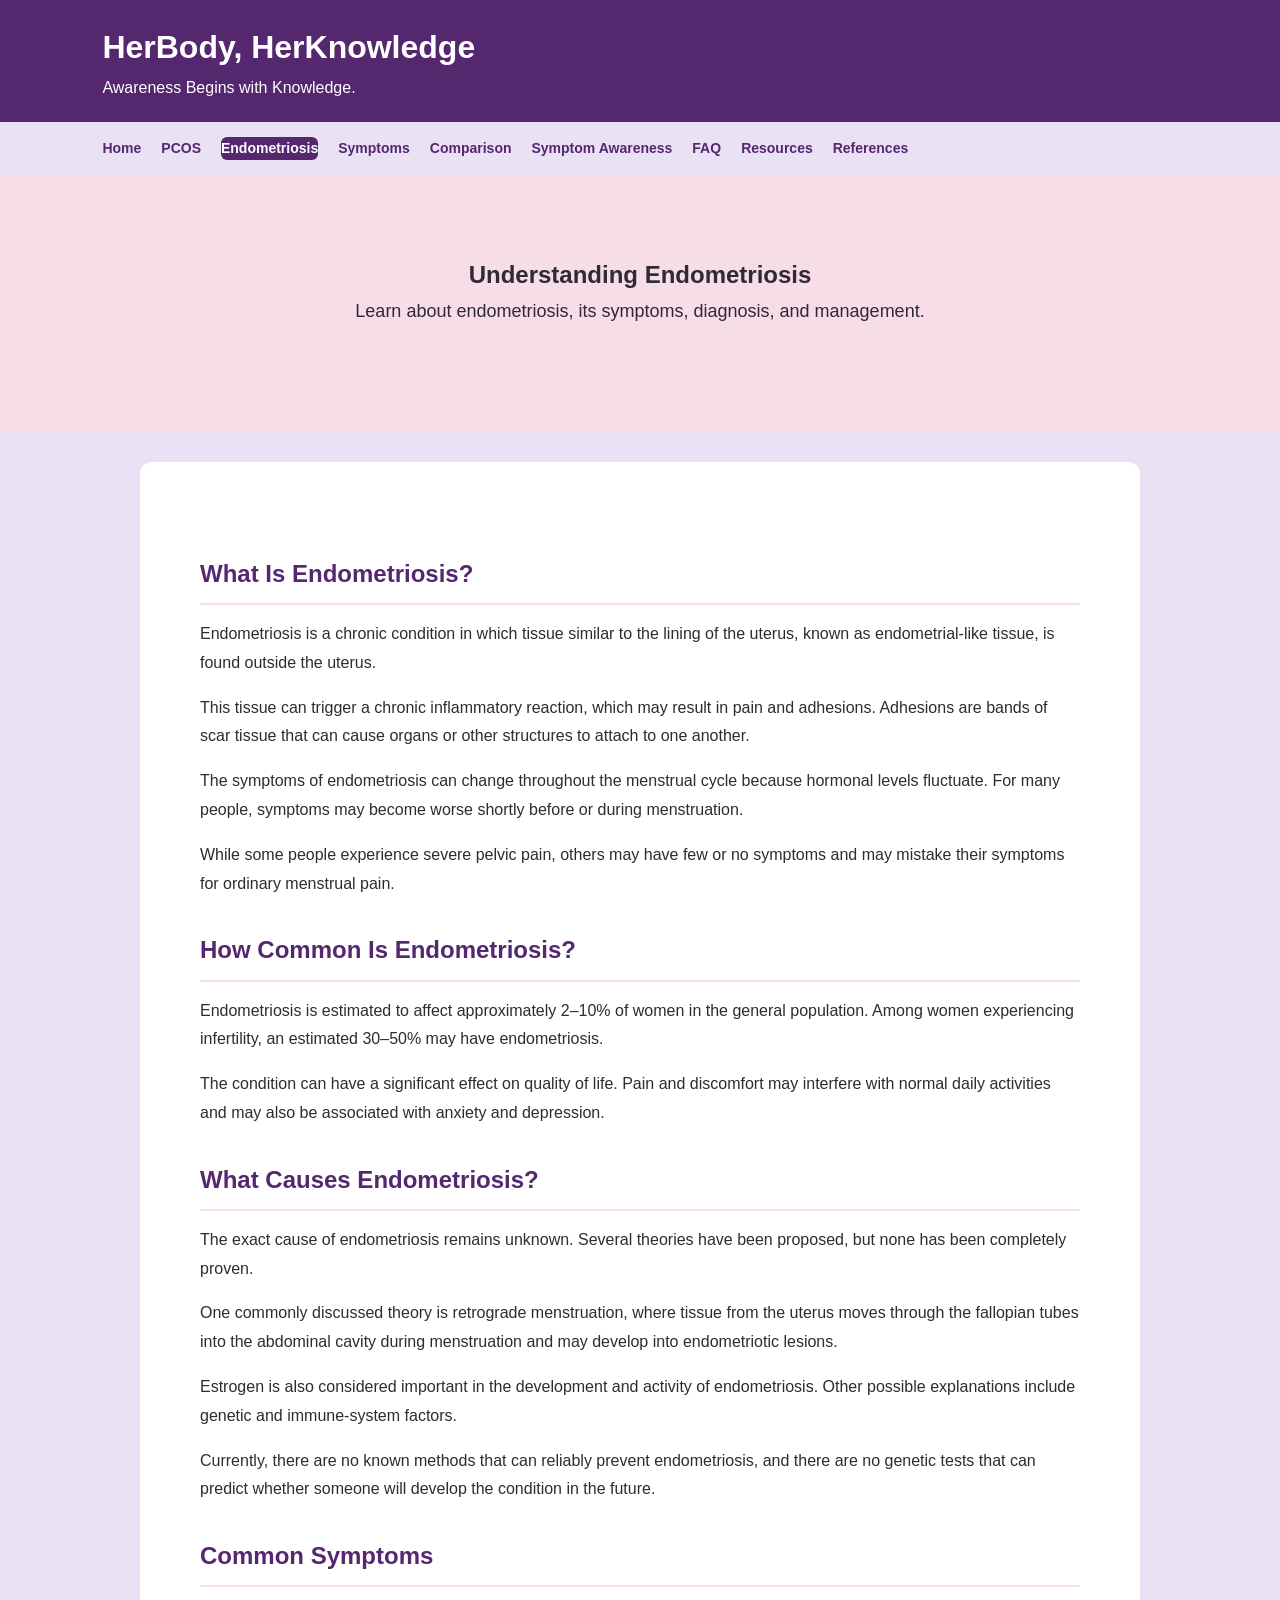
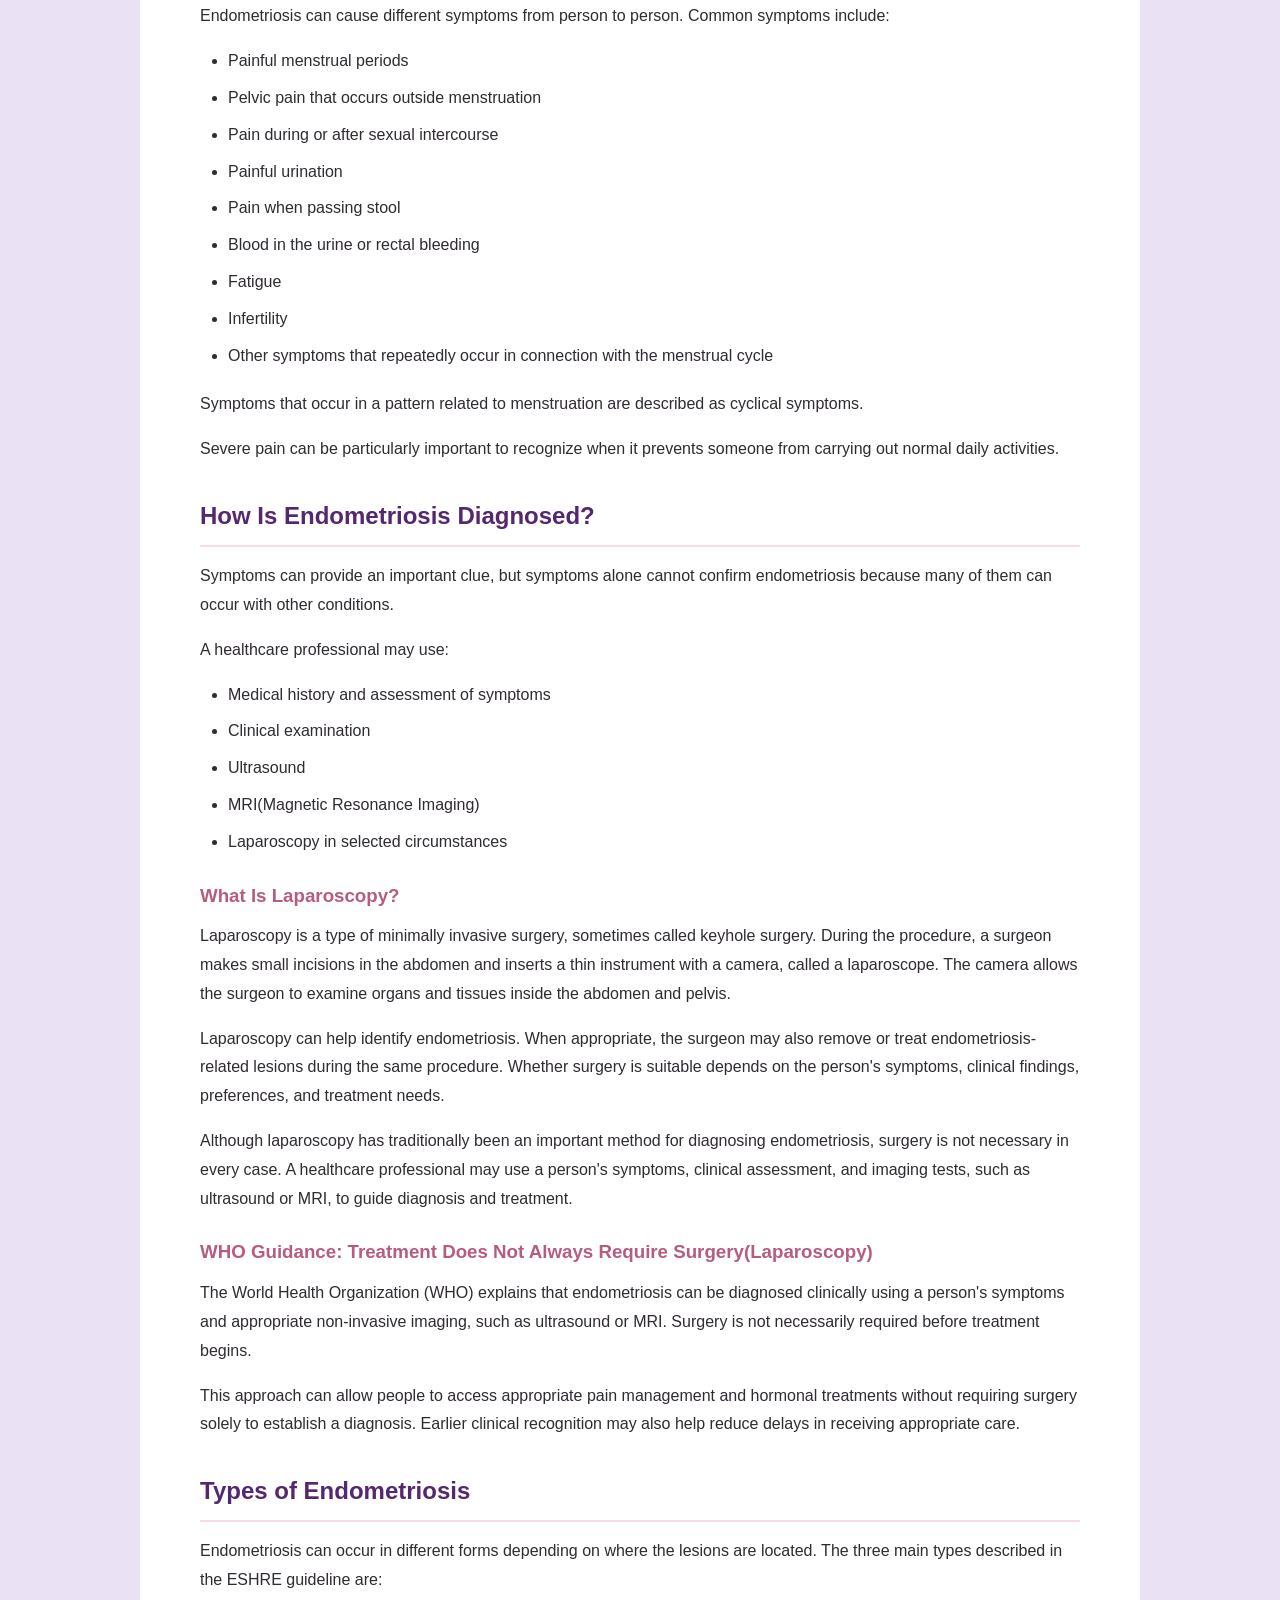
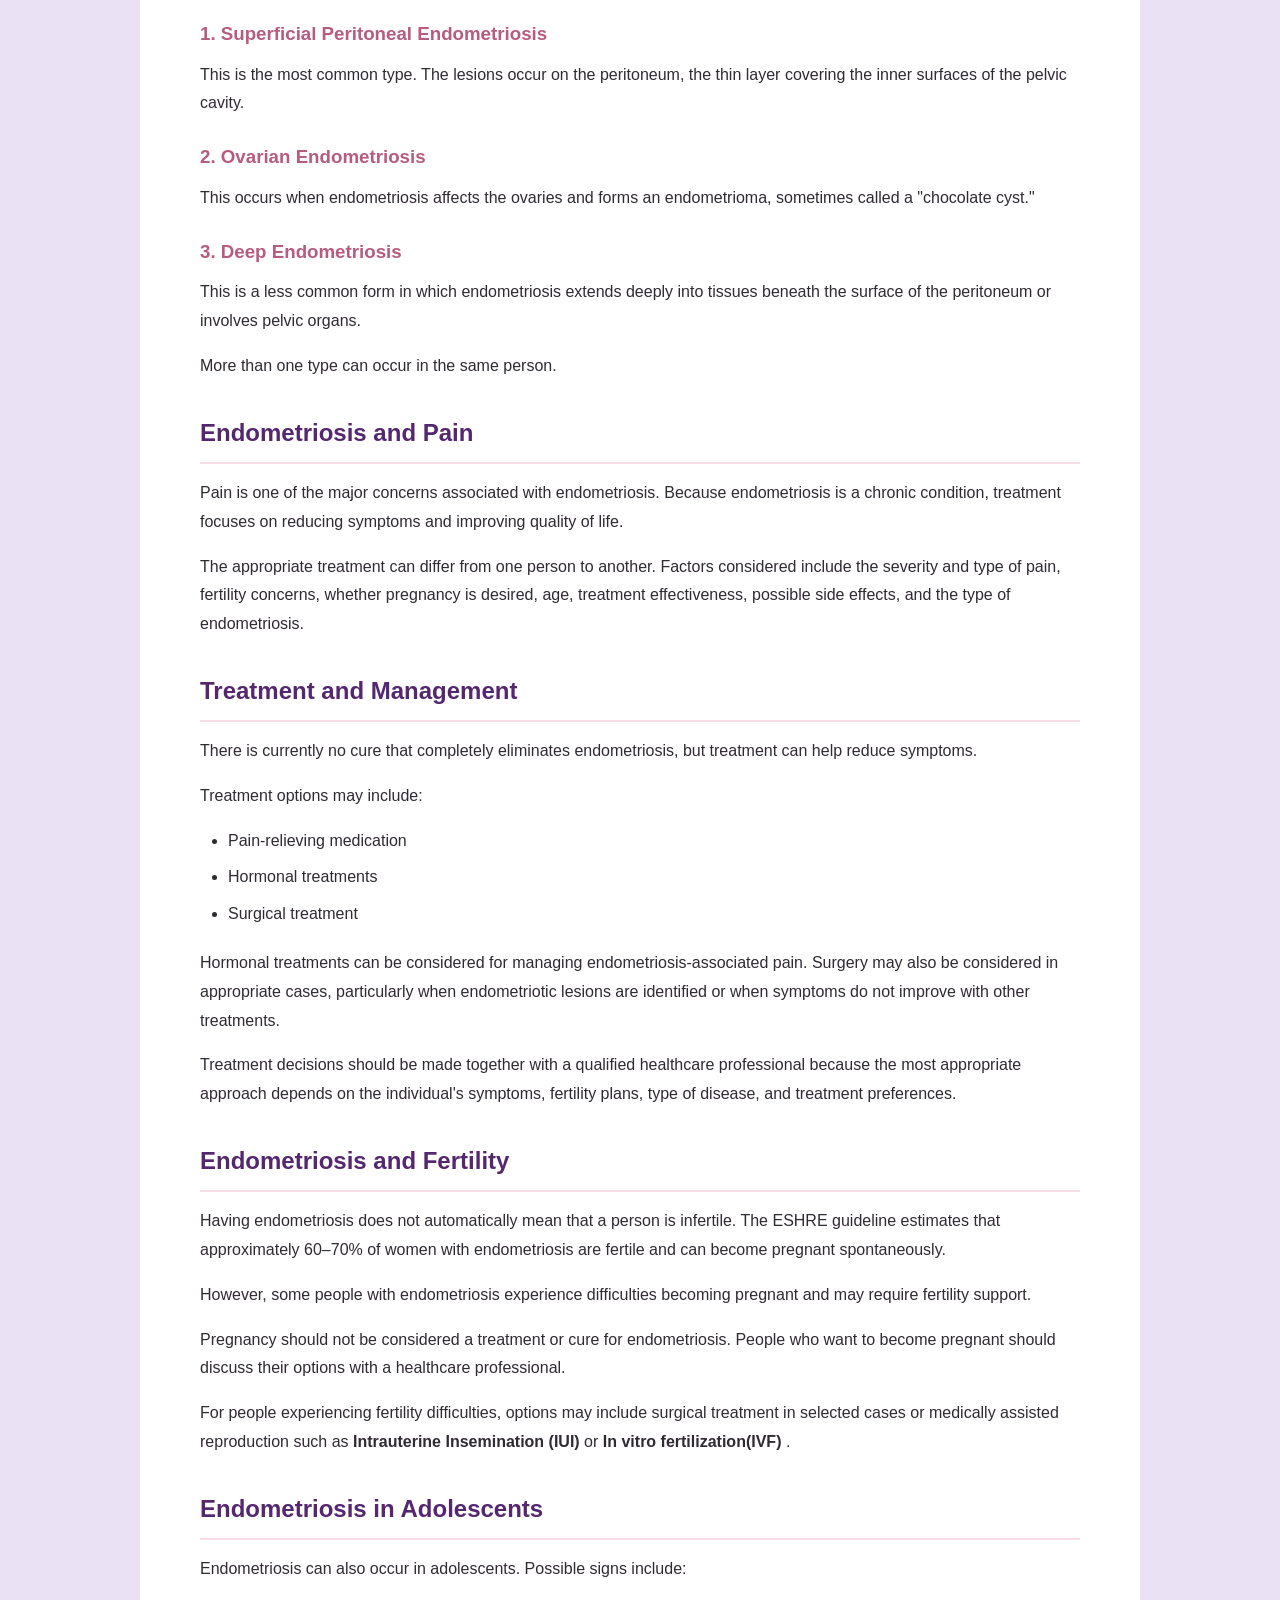
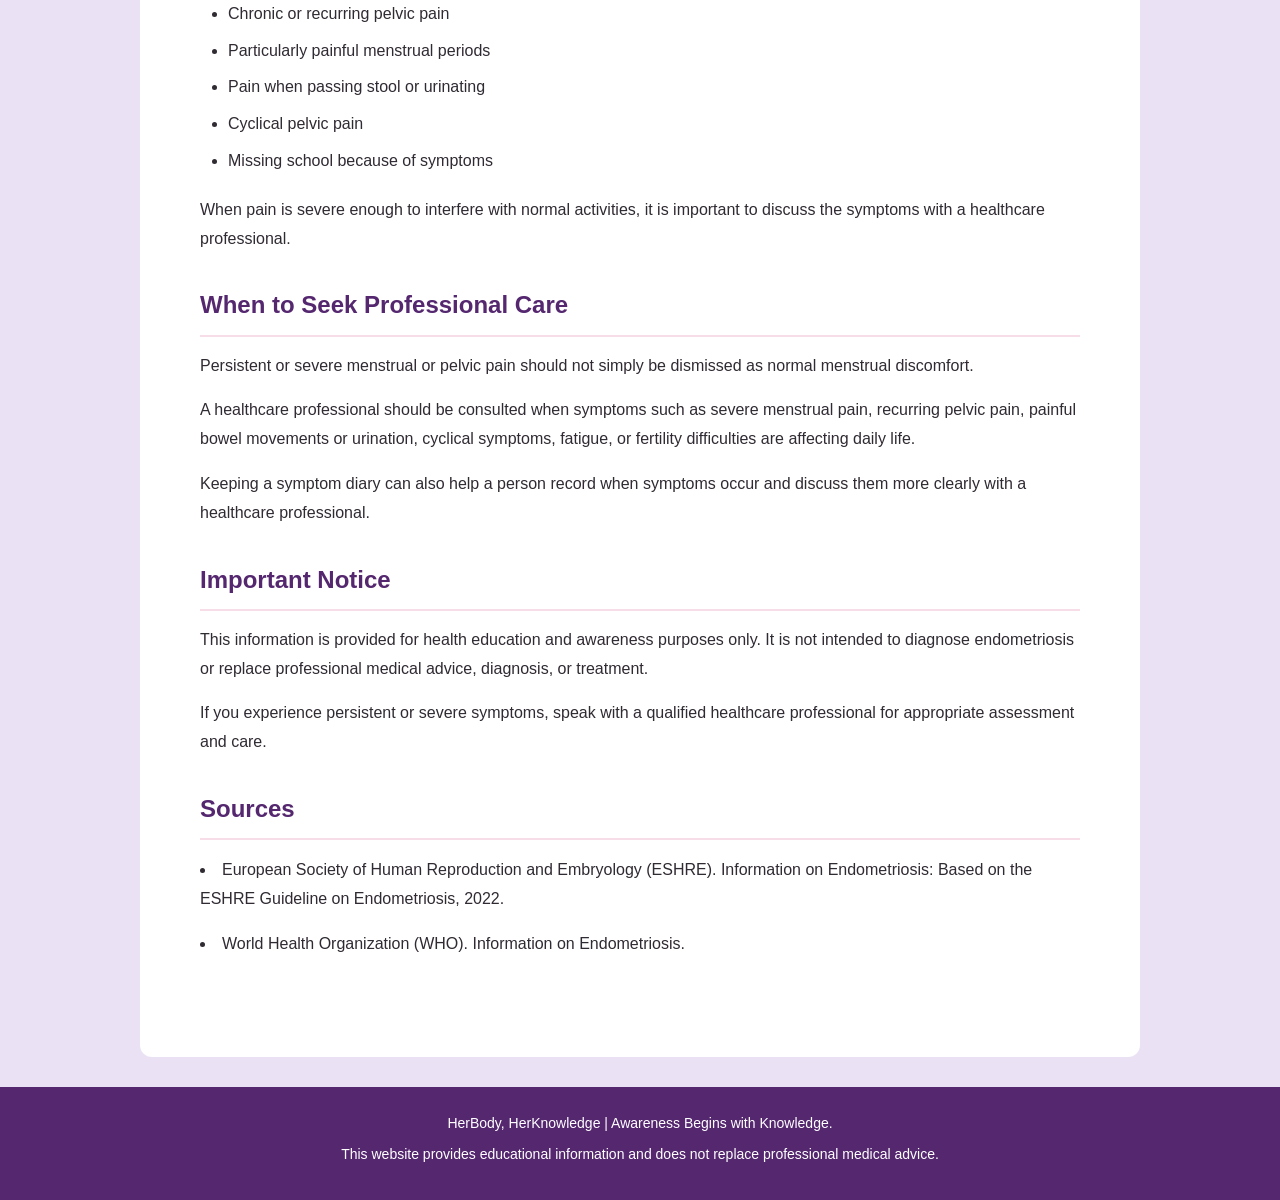
<file: endometriosis.html>
<!DOCTYPE html>
<html lang="en">
<head>
    <meta charset="UTF-8">
    <meta name="viewport" content="width=device-width, initial-scale=1.0">

    <title>Understanding Endometriosis | HerBody, HerKnowledge</title>
<link rel="icon" type="image/png" href="favicon.png.png">
    <link rel="stylesheet" href="css/style.css">
</head>

<body>

    <header>
        <h1>HerBody, HerKnowledge</h1>
        <p>Awareness Begins with Knowledge.</p>
    </header>

    <nav>
        <a href="index.html">Home</a>
        <a href="pcos.html">PCOS</a>
        <a href="endometriosis.html" class="active" aria-current="page">Endometriosis</a>
        <a href="symptoms.html">Symptoms</a>
        <a href="comparison.html">Comparison</a>
        <a href="awareness.html">Symptom Awareness</a>
        <a href="faq.html">FAQ</a>
        <a href="resources.html">Resources</a>
        <a href="references.html">References</a>
    </nav>

    <main>

        <section class="hero">
            <h2>Understanding Endometriosis</h2>

            <p>
                Learn about endometriosis, its symptoms,
                diagnosis, and management.
            </p>
        </section>

        <section class="content">

           <section class="content">

    <h2>What Is Endometriosis?</h2>

    <p>
        Endometriosis is a chronic condition in which tissue similar
        to the lining of the uterus, known as endometrial-like tissue,
        is found outside the uterus.
    </p>

    <p>
        This tissue can trigger a chronic inflammatory reaction,
        which may result in pain and adhesions. Adhesions are bands
        of scar tissue that can cause organs or other structures
        to attach to one another.
    </p>

    <p>
        The symptoms of endometriosis can change throughout the
        menstrual cycle because hormonal levels fluctuate. For
        many people, symptoms may become worse shortly before or
        during menstruation.
    </p>

    <p>
        While some people experience severe pelvic pain, others
        may have few or no symptoms and may mistake their symptoms
        for ordinary menstrual pain.
    </p>


    <h2>How Common Is Endometriosis?</h2>

    <p>
        Endometriosis is estimated to affect approximately 2–10%
        of women in the general population. Among women experiencing
        infertility, an estimated 30–50% may have endometriosis.
    </p>

    <p>
        The condition can have a significant effect on quality of
        life. Pain and discomfort may interfere with normal daily
        activities and may also be associated with anxiety and
        depression.
    </p>


    <h2>What Causes Endometriosis?</h2>

    <p>
        The exact cause of endometriosis remains unknown. Several
        theories have been proposed, but none has been completely
        proven.
    </p>

    <p>
        One commonly discussed theory is retrograde menstruation,
        where tissue from the uterus moves through the fallopian
        tubes into the abdominal cavity during menstruation and
        may develop into endometriotic lesions.
    </p>

    <p>
        Estrogen is also considered important in the development
        and activity of endometriosis. Other possible explanations
        include genetic and immune-system factors.
    </p>

    <p>
        Currently, there are no known methods that can reliably
        prevent endometriosis, and there are no genetic tests
        that can predict whether someone will develop the
        condition in the future.
    </p>


    <h2>Common Symptoms</h2>

    <p>
        Endometriosis can cause different symptoms from person
        to person. Common symptoms include:
    </p>

    <ul>
        <li>Painful menstrual periods</li>
        <li>Pelvic pain that occurs outside menstruation</li>
        <li>Pain during or after sexual intercourse</li>
        <li>Painful urination</li>
        <li>Pain when passing stool</li>
        <li>Blood in the urine or rectal bleeding</li>
        <li>Fatigue</li>
        <li>Infertility</li>
        <li>
            Other symptoms that repeatedly occur in connection
            with the menstrual cycle
        </li>
    </ul>

    <p>
        Symptoms that occur in a pattern related to menstruation
        are described as cyclical symptoms.
    </p>

    <p>
        Severe pain can be particularly important to recognize
        when it prevents someone from carrying out normal daily
        activities.
    </p>


    <h2>How Is Endometriosis Diagnosed?</h2>

    <p>
        Symptoms can provide an important clue, but symptoms
        alone cannot confirm endometriosis because many of them
        can occur with other conditions.
    </p>

    <p>A healthcare professional may use:</p>

    <ul>
        <li>Medical history and assessment of symptoms</li>
        <li>Clinical examination</li>
        <li>Ultrasound</li>
        <li>MRI(Magnetic Resonance Imaging) </li>
        <li>Laparoscopy in selected circumstances</li>
    </ul>

  <h3>What Is Laparoscopy?</h3>

<p>
    Laparoscopy is a type of minimally invasive surgery,
    sometimes called keyhole surgery. During the procedure,
    a surgeon makes small incisions in the abdomen and
    inserts a thin instrument with a camera, called a
    laparoscope. The camera allows the surgeon to examine
    organs and tissues inside the abdomen and pelvis.
</p>

<p>
    Laparoscopy can help identify endometriosis. When
    appropriate, the surgeon may also remove or treat
    endometriosis-related lesions during the same procedure.
    Whether surgery is suitable depends on the person's
    symptoms, clinical findings, preferences, and treatment
    needs.
</p>

<p>
    Although laparoscopy has traditionally been an important
    method for diagnosing endometriosis, surgery is not
    necessary in every case. A healthcare professional may
    use a person's symptoms, clinical assessment, and
    imaging tests, such as ultrasound or MRI, to guide
    diagnosis and treatment.
</p>


    <h3>WHO Guidance: Treatment Does Not Always Require Surgery(Laparoscopy)</h3>

    <p>
        The World Health Organization (WHO) explains that
        endometriosis can be diagnosed clinically using a
        person's symptoms and appropriate non-invasive imaging,
        such as ultrasound or MRI. Surgery is not necessarily
        required before treatment begins.
    </p>

    <p>
        This approach can allow people to access appropriate
        pain management and hormonal treatments without
        requiring surgery solely to establish a diagnosis.
        Earlier clinical recognition may also help reduce
        delays in receiving appropriate care.
    </p>


    <h2>Types of Endometriosis</h2>

    <p>
        Endometriosis can occur in different forms depending
        on where the lesions are located. The three main types
        described in the ESHRE guideline are:
    </p>

    <h3>1. Superficial Peritoneal Endometriosis</h3>

    <p>
        This is the most common type. The lesions occur on
        the peritoneum, the thin layer covering the inner
        surfaces of the pelvic cavity.
    </p>

    <h3>2. Ovarian Endometriosis</h3>

    <p>
        This occurs when endometriosis affects the ovaries
        and forms an endometrioma, sometimes called a
        "chocolate cyst."
    </p>

    <h3>3. Deep Endometriosis</h3>

    <p>
        This is a less common form in which endometriosis
        extends deeply into tissues beneath the surface of
        the peritoneum or involves pelvic organs.
    </p>

    <p>
        More than one type can occur in the same person.
    </p>


    <h2>Endometriosis and Pain</h2>

    <p>
        Pain is one of the major concerns associated with
        endometriosis. Because endometriosis is a chronic
        condition, treatment focuses on reducing symptoms
        and improving quality of life.
    </p>

    <p>
        The appropriate treatment can differ from one person
        to another. Factors considered include the severity
        and type of pain, fertility concerns, whether pregnancy
        is desired, age, treatment effectiveness, possible
        side effects, and the type of endometriosis.
    </p>


    <h2>Treatment and Management</h2>

    <p>
        There is currently no cure that completely eliminates
        endometriosis, but treatment can help reduce symptoms.
    </p>

    <p>Treatment options may include:</p>

    <ul>
        <li>Pain-relieving medication</li>
        <li>Hormonal treatments</li>
        <li>Surgical treatment</li>
    </ul>

    <p>
        Hormonal treatments can be considered for managing
        endometriosis-associated pain. Surgery may also be
        considered in appropriate cases, particularly when
        endometriotic lesions are identified or when symptoms
        do not improve with other treatments.
    </p>

    <p>
        Treatment decisions should be made together with a
        qualified healthcare professional because the most
        appropriate approach depends on the individual's
        symptoms, fertility plans, type of disease, and
        treatment preferences.
    </p>


    <h2>Endometriosis and Fertility</h2>

    <p>
        Having endometriosis does not automatically mean
        that a person is infertile. The ESHRE guideline
        estimates that approximately 60–70% of women with
        endometriosis are fertile and can become pregnant
        spontaneously.
    </p>

    <p>
        However, some people with endometriosis experience
        difficulties becoming pregnant and may require
        fertility support.
    </p>

    <p>
        Pregnancy should not be considered a treatment or
        cure for endometriosis. People who want to become
        pregnant should discuss their options with a
        healthcare professional.
    </p>

    <p>
        For people experiencing fertility difficulties,
        options may include surgical treatment in selected
        cases or medically assisted reproduction such as
       <strong>Intrauterine Insemination (IUI)</strong>  or <strong>In vitro fertilization(IVF)</strong> 
      .
    </p>


    <h2>Endometriosis in Adolescents</h2>

    <p>
        Endometriosis can also occur in adolescents.
        Possible signs include:
    </p>

    <ul>
        <li>Chronic or recurring pelvic pain</li>
        <li>Particularly painful menstrual periods</li>
        <li>Pain when passing stool or urinating</li>
        <li>Cyclical pelvic pain</li>
        <li>Missing school because of symptoms</li>
    </ul>

    <p>
        When pain is severe enough to interfere with normal
        activities, it is important to discuss the symptoms
        with a healthcare professional.
    </p>


    <h2>When to Seek Professional Care</h2>

    <p>
        Persistent or severe menstrual or pelvic pain should
        not simply be dismissed as normal menstrual discomfort.
    </p>

    <p>
        A healthcare professional should be consulted when
        symptoms such as severe menstrual pain, recurring
        pelvic pain, painful bowel movements or urination,
        cyclical symptoms, fatigue, or fertility difficulties
        are affecting daily life.
    </p>

    <p>
        Keeping a symptom diary can also help a person record
        when symptoms occur and discuss them more clearly
        with a healthcare professional.
    </p>


    <h2>Important Notice</h2>

    <p>
        This information is provided for health education
        and awareness purposes only. It is not intended to
        diagnose endometriosis or replace professional
        medical advice, diagnosis, or treatment.
    </p>

    <p>
        If you experience persistent or severe symptoms,
        speak with a qualified healthcare professional
        for appropriate assessment and care.
    </p>


    <h2>Sources</h2>

    <p>
        <li>
        European Society of Human Reproduction and Embryology
        (ESHRE). Information on Endometriosis: Based on the
        ESHRE Guideline on Endometriosis, 2022.
        </li>
    </p>
    <li>
    World Health Organization (WHO). Information on Endometriosis.
</li>

</section> <!-- Endometriosis information from the original write-up goes here -->

        </section>

    </main>

    <footer>
        <p>HerBody, HerKnowledge | Awareness Begins with Knowledge.</p>

        <p>
            This website provides educational information and does
            not replace professional medical advice.
        </p>
    </footer>

</body>
</html>
</file>
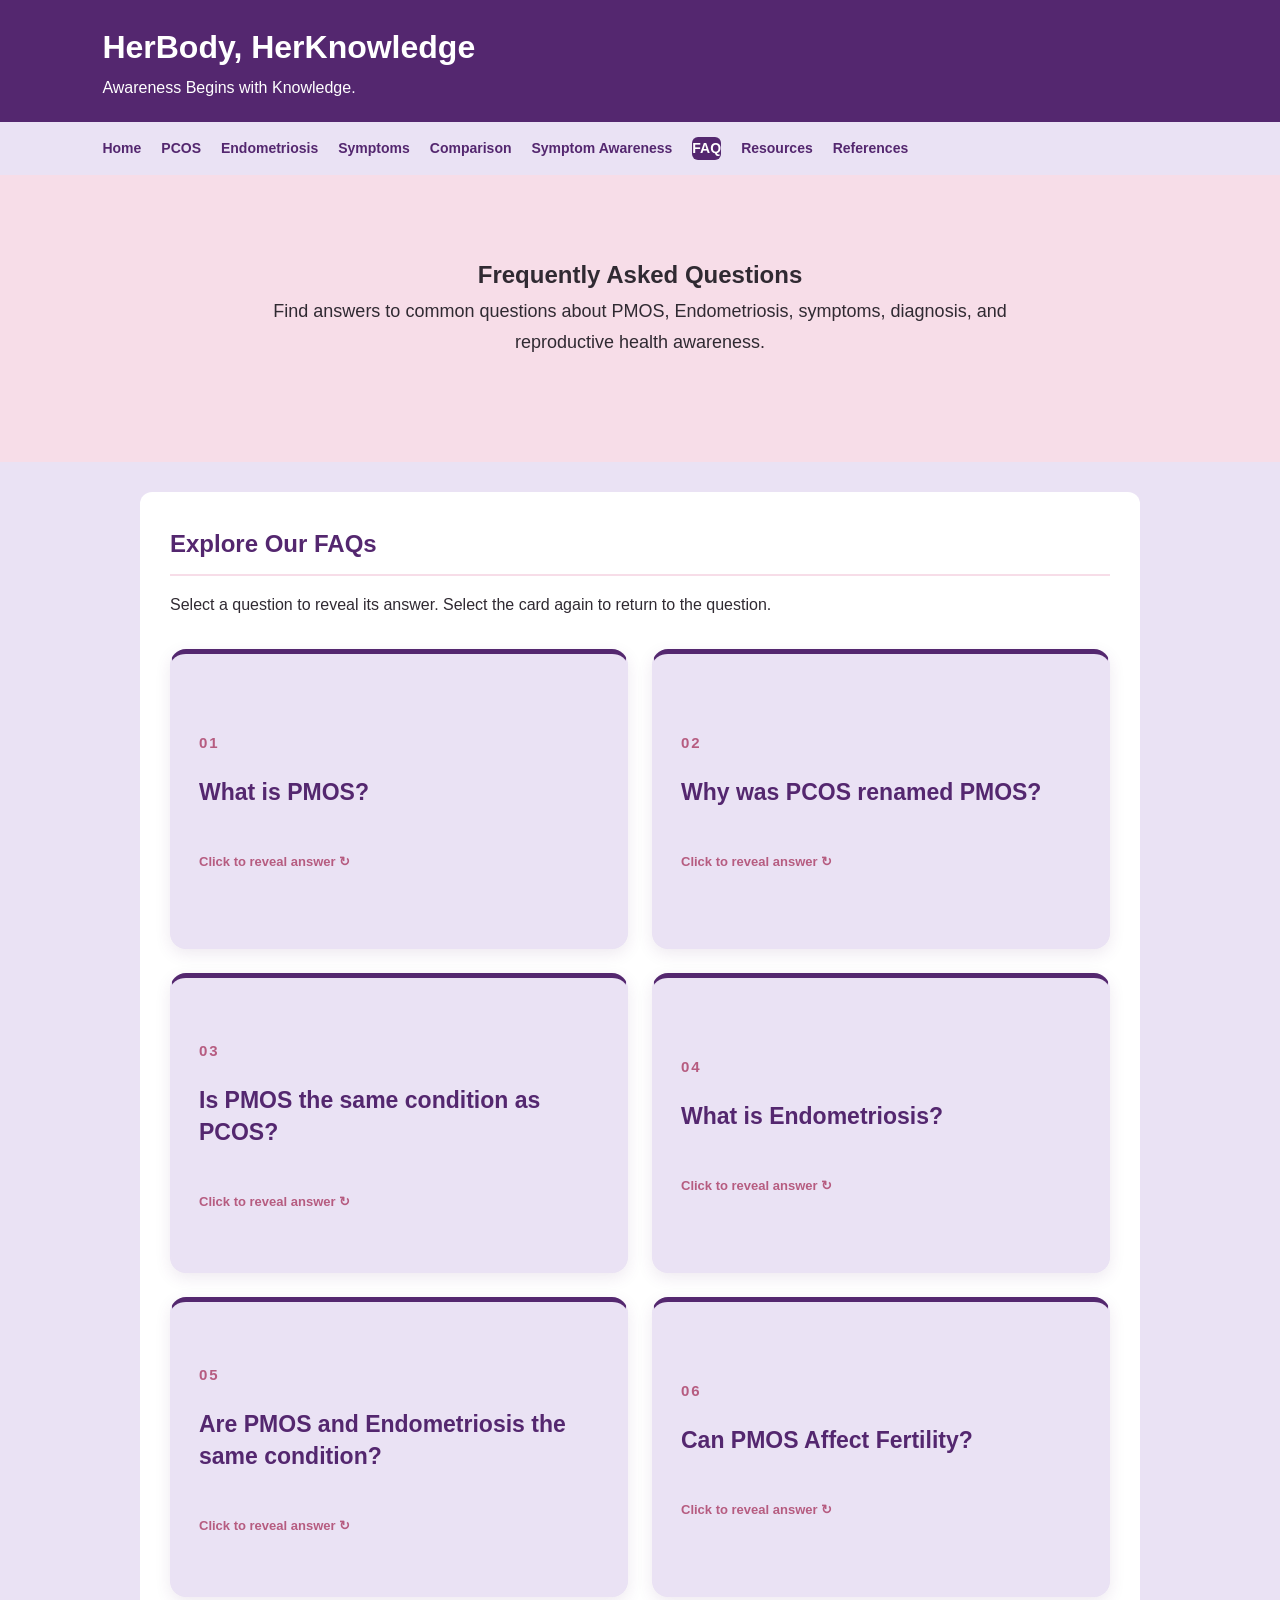
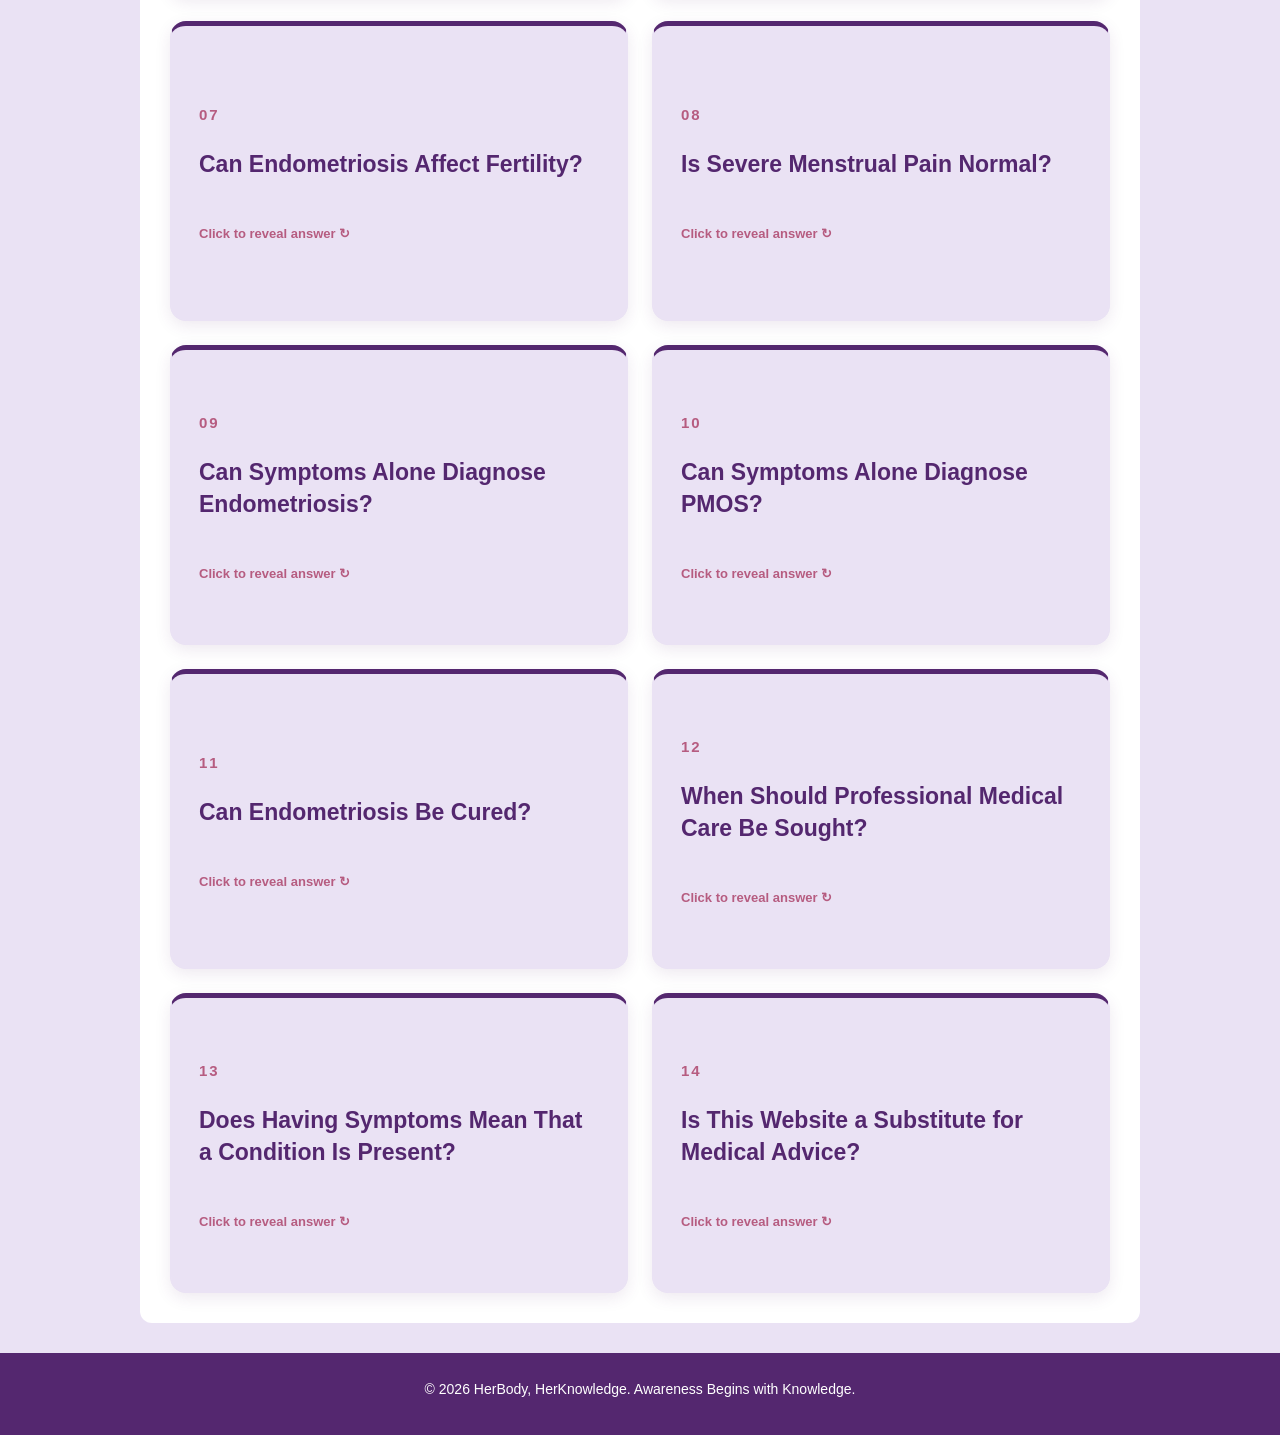
<file: faq.html>
<!DOCTYPE html>
<html lang="en">

<head>
    <meta charset="UTF-8">
    <meta name="viewport" content="width=device-width, initial-scale=1.0">

    <title>Frequently Asked Questions | HerBody, HerKnowledge</title>
<link rel="icon" type="image/png" href="favicon.png.png">
    <link rel="stylesheet" href="css/style.css">
</head>

<body>

    <!-- Header -->
    <header>
        <h1>HerBody, HerKnowledge</h1>
        <p>Awareness Begins with Knowledge.</p>
    </header>

    <!-- Navigation -->
    <nav>
        <a href="index.html">Home</a>
        <a href="pcos.html">PCOS</a>
        <a href="endometriosis.html">Endometriosis</a>
        <a href="symptoms.html">Symptoms</a>
        <a href="comparison.html">Comparison</a>
        <a href="awareness.html">Symptom Awareness</a>
       <a href="faq.html" class="active" aria-current="page">FAQ</a>
        <a href="resources.html">Resources</a>
        <a href="references.html">References</a>
    </nav>

    <!-- Hero Section -->
    <section class="hero">
        <h2>Frequently Asked Questions</h2>

        <p>
            Find answers to common questions about PMOS,
            Endometriosis, symptoms, diagnosis, and reproductive
            health awareness.
        </p>
    </section>

    <!-- FAQ Content -->
    <main class="content">

        <section>
            <h2>Explore Our FAQs</h2>

            <p>
                Select a question to reveal its answer.
                Select the card again to return to the question.
            </p>

            <!-- Flip cards will be added here -->

           <div class="faq-grid" id="faq-grid">

    <!-- FAQ Card 1 -->
    <div class="faq-card">

        <button class="faq-card-button"
                type="button"
                aria-expanded="false">

            <span class="faq-card-inner">

                <!-- Front of Card -->
                <span class="faq-card-front">
                    <span class="faq-number">01</span>

                    <span class="faq-question">
                        What is PMOS?
                    </span>

                    <span class="faq-hint">
                        Click to reveal answer ↻
                    </span>
                </span>

                <!-- Back of Card -->
                <span class="faq-card-back"
                      aria-hidden="true">

                    <span class="faq-answer-heading">
                        What is PMOS?
                    </span>

                    <span class="faq-answer">
                        Polyendocrine Metabolic Ovarian Syndrome
                        (PMOS), previously known as Polycystic
                        Ovary Syndrome (PCOS), is a condition
                        involving hormonal, metabolic, and
                        reproductive functions. It can affect
                        menstrual health, fertility, skin,
                        hair growth, and other aspects of health.
                    </span>

                    <span class="faq-hint">
                        Click to return ↻
                    </span>

                </span>

            </span>

        </button>

    </div>
    <!-- FAQ Card 2 -->
<div class="faq-card">

    <button class="faq-card-button"
            type="button"
            aria-expanded="false">

        <span class="faq-card-inner">

            <span class="faq-card-front">
                <span class="faq-number">02</span>

                <span class="faq-question">
                    Why was PCOS renamed PMOS?
                </span>

                <span class="faq-hint">
                    Click to reveal answer ↻
                </span>
            </span>

            <span class="faq-card-back" aria-hidden="true">

                <span class="faq-answer-heading">
                    Why was PCOS renamed PMOS?
                </span>

                <span class="faq-answer">
                    The condition was previously called PCOS
                    because of its association with the ovaries
                    and the appearance of multiple small follicles
                    that can occur in some individuals.

                    The term Polyendocrine Metabolic Ovarian
                    Syndrome (PMOS) is intended to better reflect
                    the broader hormonal, metabolic, and ovarian
                    features of the condition rather than
                    focusing primarily on the ovaries.
                </span>

                <span class="faq-hint">
                    Click to return ↻
                </span>

            </span>

        </span>

    </button>

</div>


<!-- FAQ Card 3 -->
<div class="faq-card">

    <button class="faq-card-button"
            type="button"
            aria-expanded="false">

        <span class="faq-card-inner">

            <span class="faq-card-front">
                <span class="faq-number">03</span>

                <span class="faq-question">
                    Is PMOS the same condition as PCOS?
                </span>

                <span class="faq-hint">
                    Click to reveal answer ↻
                </span>
            </span>

            <span class="faq-card-back" aria-hidden="true">

                <span class="faq-answer-heading">
                    Is PMOS the same condition as PCOS?
                </span>

                <span class="faq-answer">
                    Yes. PMOS refers to the condition previously
                    known as PCOS. The change involves the
                    terminology used to describe the condition;
                    it does not mean that PMOS is a completely
                    different disease.
                </span>

                <span class="faq-hint">
                    Click to return ↻
                </span>

            </span>

        </span>

    </button>

</div>
<!-- FAQ Card 4 -->
<div class="faq-card">

    <button class="faq-card-button"
            type="button"
            aria-expanded="false">

        <span class="faq-card-inner">

            <span class="faq-card-front">
                <span class="faq-number">04</span>

                <span class="faq-question">
                    What is Endometriosis?
                </span>

                <span class="faq-hint">
                    Click to reveal answer ↻
                </span>
            </span>

            <span class="faq-card-back" aria-hidden="true">

                <span class="faq-answer-heading">
                    What is Endometriosis?
                </span>

                <span class="faq-answer">
                    Endometriosis is a chronic condition in
                    which tissue similar to the lining of the
                    uterus is found outside the uterus. It can
                    cause inflammation, pain, and adhesions.
                </span>

                <span class="faq-hint">
                    Click to return ↻
                </span>

            </span>

        </span>

    </button>

</div>


<!-- FAQ Card 5 -->
<div class="faq-card">

    <button class="faq-card-button"
            type="button"
            aria-expanded="false">

        <span class="faq-card-inner">

            <span class="faq-card-front">
                <span class="faq-number">05</span>

                <span class="faq-question">
                    Are PMOS and Endometriosis the same condition?
                </span>

                <span class="faq-hint">
                    Click to reveal answer ↻
                </span>
            </span>

            <span class="faq-card-back" aria-hidden="true">

                <span class="faq-answer-heading">
                    Are PMOS and Endometriosis the same condition?
                </span>

                <span class="faq-answer">
                    No. PMOS and Endometriosis are different
                    reproductive health conditions.

                    PMOS is associated primarily with hormonal,
                    metabolic, and reproductive changes, while
                    Endometriosis involves endometrial-like
                    tissue occurring outside the uterus.

                    However, some symptoms, such as menstrual
                    and fertility-related problems, can occur
                    with both conditions.
                </span>

                <span class="faq-hint">
                    Click to return ↻
                </span>

            </span>

        </span>

    </button>

</div>
<!-- FAQ Card 6 -->
<div class="faq-card">
    <button class="faq-card-button" type="button" aria-expanded="false">
        <span class="faq-card-inner">

            <span class="faq-card-front">
                <span class="faq-number">06</span>
                <span class="faq-question">Can PMOS Affect Fertility?</span>
                <span class="faq-hint">Click to reveal answer ↻</span>
            </span>

            <span class="faq-card-back" aria-hidden="true">
                <span class="faq-answer-heading">Can PMOS Affect Fertility?</span>
                <span class="faq-answer">
                    Yes. PMOS can be associated with difficulty becoming pregnant because hormonal and menstrual changes may affect regular ovulation. However, having PMOS does not mean that pregnancy is impossible.
                </span>
                <span class="faq-hint">Click to return ↻</span>
            </span>

        </span>
    </button>
</div>
<!-- FAQ Card 7 -->
<div class="faq-card">
    <button class="faq-card-button" type="button" aria-expanded="false">
        <span class="faq-card-inner">

            <span class="faq-card-front">
                <span class="faq-number">07</span>
                <span class="faq-question">Can Endometriosis Affect Fertility?</span>
                <span class="faq-hint">Click to reveal answer ↻</span>
            </span>

            <span class="faq-card-back" aria-hidden="true">
                <span class="faq-answer-heading">Can Endometriosis Affect Fertility?</span>
                <span class="faq-answer">
                    Yes. Endometriosis can be associated with difficulty becoming pregnant. However, Endometriosis does not automatically result in infertility. The ESHRE guideline estimates that approximately 60–70% of women with Endometriosis are fertile and can become pregnant spontaneously.
                </span>
                <span class="faq-hint">Click to return ↻</span>
            </span>

        </span>
    </button>
</div>
<!-- FAQ Card 8 -->
<div class="faq-card">
    <button class="faq-card-button" type="button" aria-expanded="false">
        <span class="faq-card-inner">

            <span class="faq-card-front">
                <span class="faq-number">08</span>
                <span class="faq-question">Is Severe Menstrual Pain Normal?</span>
                <span class="faq-hint">Click to reveal answer ↻</span>
            </span>

            <span class="faq-card-back" aria-hidden="true">
                <span class="faq-answer-heading">Is Severe Menstrual Pain Normal?</span>
                <span class="faq-answer">
                    Mild menstrual discomfort can occur during menstruation, but severe pain that interferes with normal daily activities should not simply be dismissed as normal menstrual pain. Severe menstrual and pelvic pain can be associated with Endometriosis and should be discussed with a qualified healthcare professional.
                </span>
                <span class="faq-hint">Click to return ↻</span>
            </span>

        </span>
    </button>
</div>
<!-- FAQ Card 9 -->
<div class="faq-card">
    <button class="faq-card-button" type="button" aria-expanded="false">
        <span class="faq-card-inner">

            <span class="faq-card-front">
                <span class="faq-number">09</span>
                <span class="faq-question">Can Symptoms Alone Diagnose Endometriosis?</span>
                <span class="faq-hint">Click to reveal answer ↻</span>
            </span>

            <span class="faq-card-back" aria-hidden="true">
                <span class="faq-answer-heading">Can Symptoms Alone Diagnose Endometriosis?</span>
                <span class="faq-answer">
                    No. Symptoms can provide important information, but they cannot confirm Endometriosis. Clinical assessment and, where appropriate, investigations such as ultrasound or MRI may be used. In selected cases, laparoscopy may also be considered.
                </span>
                <span class="faq-hint">Click to return ↻</span>
            </span>

        </span>
    </button>
</div>
<!-- FAQ Card 10 -->
<div class="faq-card">
    <button class="faq-card-button" type="button" aria-expanded="false">
        <span class="faq-card-inner">

            <span class="faq-card-front">
                <span class="faq-number">10</span>
                <span class="faq-question">Can Symptoms Alone Diagnose PMOS?</span>
                <span class="faq-hint">Click to reveal answer ↻</span>
            </span>

            <span class="faq-card-back" aria-hidden="true">
                <span class="faq-answer-heading">Can Symptoms Alone Diagnose PMOS?</span>
                <span class="faq-answer">
                    No. Symptoms alone are not sufficient to establish a diagnosis of PMOS. A healthcare professional needs to assess the individual's symptoms, menstrual pattern, hormonal features, and other relevant health findings.
                </span>
                <span class="faq-hint">Click to return ↻</span>
            </span>

        </span>
    </button>
</div>
<!-- FAQ Card 11 -->
<div class="faq-card">
    <button class="faq-card-button" type="button" aria-expanded="false">
        <span class="faq-card-inner">

            <span class="faq-card-front">
                <span class="faq-number">11</span>
                <span class="faq-question">Can Endometriosis Be Cured?</span>
                <span class="faq-hint">Click to reveal answer ↻</span>
            </span>

            <span class="faq-card-back" aria-hidden="true">
                <span class="faq-answer-heading">Can Endometriosis Be Cured?</span>
                <span class="faq-answer">
                    Endometriosis is a chronic condition, and there is currently no treatment that completely eliminates the condition in every case. Treatment focuses on reducing symptoms and improving quality of life. Management may include pain-relieving medication, hormonal treatment, or surgery, depending on the individual's circumstances.
                </span>
                <span class="faq-hint">Click to return ↻</span>
            </span>

        </span>
    </button>
</div>
<!-- FAQ Card 12 -->
<div class="faq-card">
    <button class="faq-card-button" type="button" aria-expanded="false">
        <span class="faq-card-inner">

            <span class="faq-card-front">
                <span class="faq-number">12</span>
                <span class="faq-question">When Should Professional Medical Care Be Sought?</span>
                <span class="faq-hint">Click to reveal answer ↻</span>
            </span>

            <span class="faq-card-back" aria-hidden="true">
                <span class="faq-answer-heading">When Should Professional Medical Care Be Sought?</span>
                <span class="faq-answer">
                    Professional medical assessment should be considered when symptoms are persistent, severe, recurrent, or interfere with normal daily activities. A symptom diary can also help record the timing and pattern of symptoms and provide useful information during a medical consultation.
                </span>
                <span class="faq-hint">Click to return ↻</span>
            </span>

        </span>
    </button>
</div>
<!-- FAQ Card 13 -->
<div class="faq-card">
    <button class="faq-card-button" type="button" aria-expanded="false">
        <span class="faq-card-inner">

            <span class="faq-card-front">
                <span class="faq-number">13</span>
                <span class="faq-question">Does Having Symptoms Mean That a Condition Is Present?</span>
                <span class="faq-hint">Click to reveal answer ↻</span>
            </span>

            <span class="faq-card-back" aria-hidden="true">
                <span class="faq-answer-heading">Does Having Symptoms Mean That a Condition Is Present?</span>
                <span class="faq-answer">
                    No. Many symptoms associated with PMOS and Endometriosis can also occur with other health conditions. Symptoms should therefore be considered as information that may indicate the need for further assessment rather than as a diagnosis.
                </span>
                <span class="faq-hint">Click to return ↻</span>
            </span>

        </span>
    </button>
</div>
<!-- FAQ Card 14 -->
<div class="faq-card">
    <button class="faq-card-button" type="button" aria-expanded="false">
        <span class="faq-card-inner">

            <span class="faq-card-front">
                <span class="faq-number">14</span>
                <span class="faq-question">Is This Website a Substitute for Medical Advice?</span>
                <span class="faq-hint">Click to reveal answer ↻</span>
            </span>

            <span class="faq-card-back" aria-hidden="true">
                <span class="faq-answer-heading">Is This Website a Substitute for Medical Advice?</span>
                <span class="faq-answer">
                    No. This website is designed for health education and awareness. It does not provide medical diagnosis or replace consultation with a qualified healthcare professional.
                </span>
                <span class="faq-hint">Click to return ↻</span>
            </span>

        </span>
    </button>
</div>

</div>

        </section>

    </main>

    <!-- Footer -->
    <footer>
        <p>
            &copy; 2026 HerBody, HerKnowledge.
            Awareness Begins with Knowledge.
        </p>
    </footer>
    <script>
    document.querySelectorAll(".faq-card-button").forEach(function (button) {
        button.addEventListener("click", function () {
            const card = button.closest(".faq-card");
            const isFlipped = card.classList.toggle("is-flipped");

            button.setAttribute("aria-expanded", isFlipped);

            const back = card.querySelector(".faq-card-back");
            back.setAttribute("aria-hidden", !isFlipped);
        });
    });
</script>

</body>
</html>
</file>
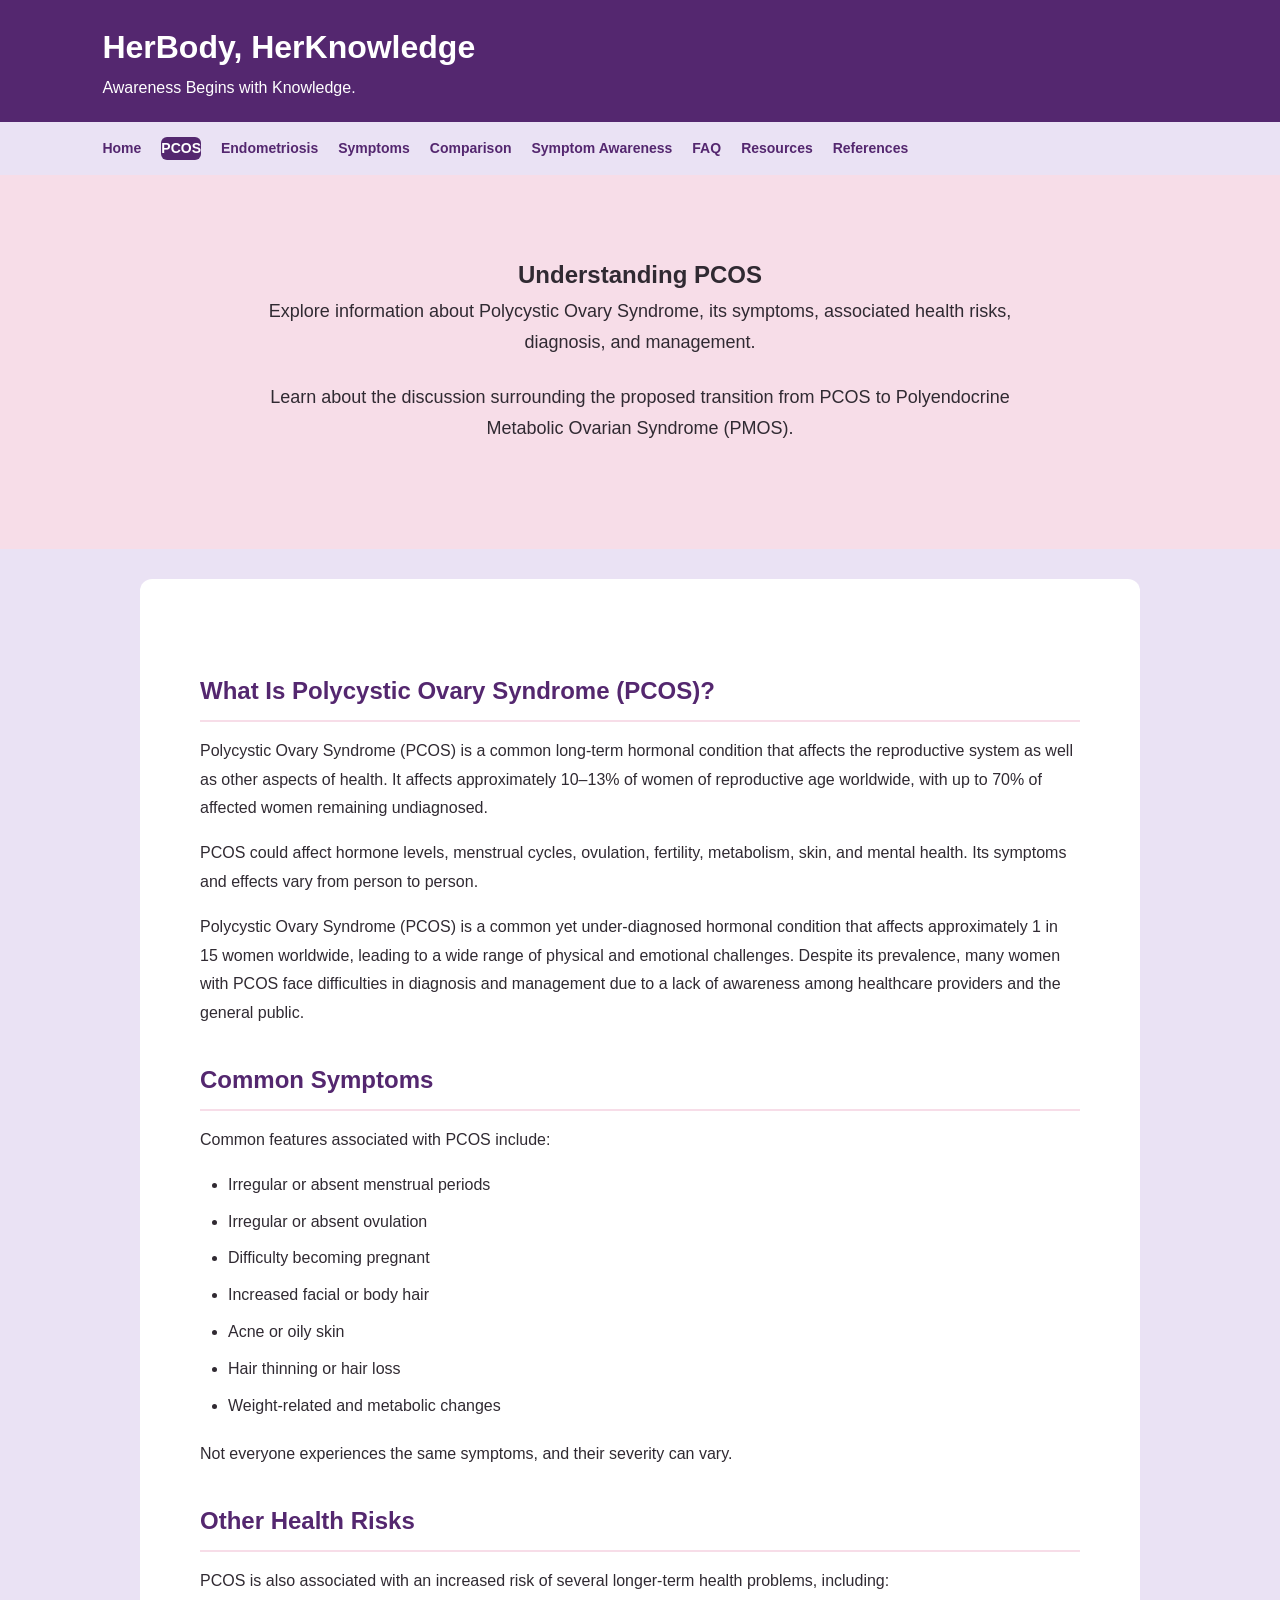
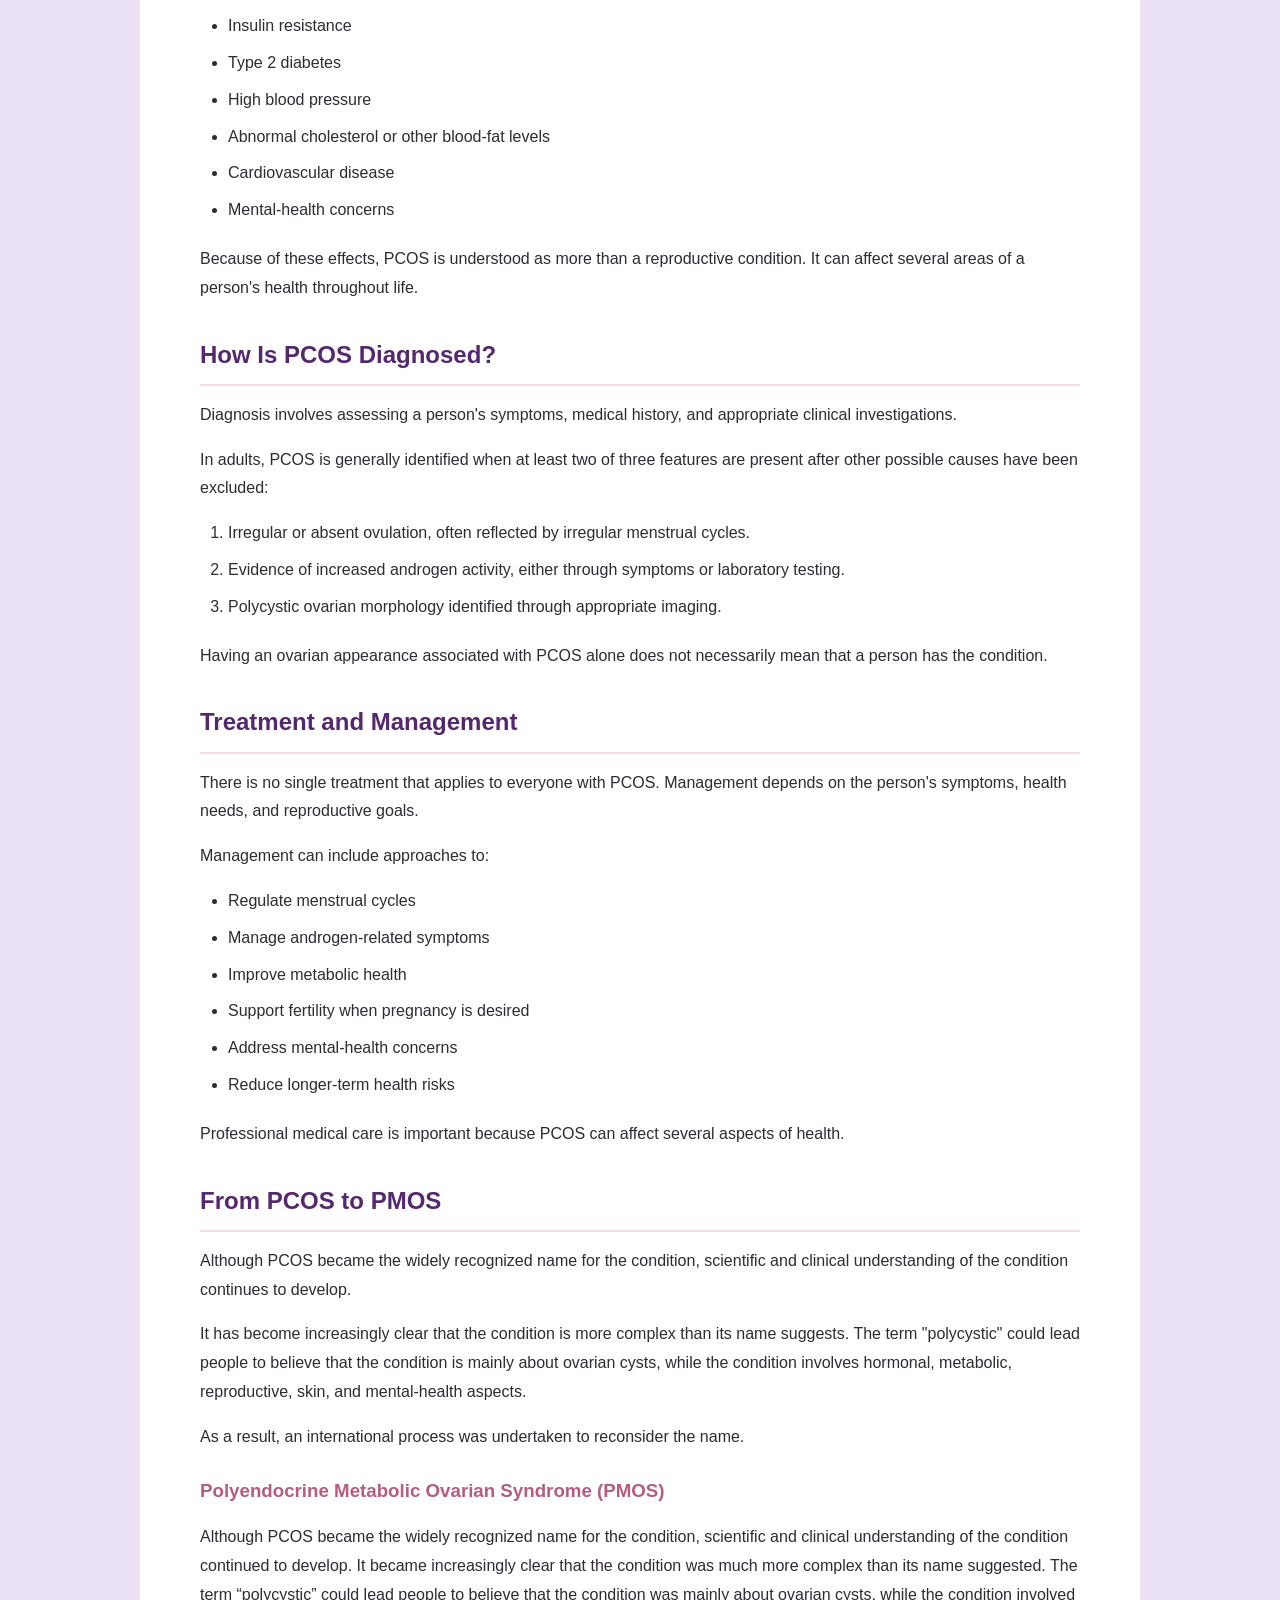
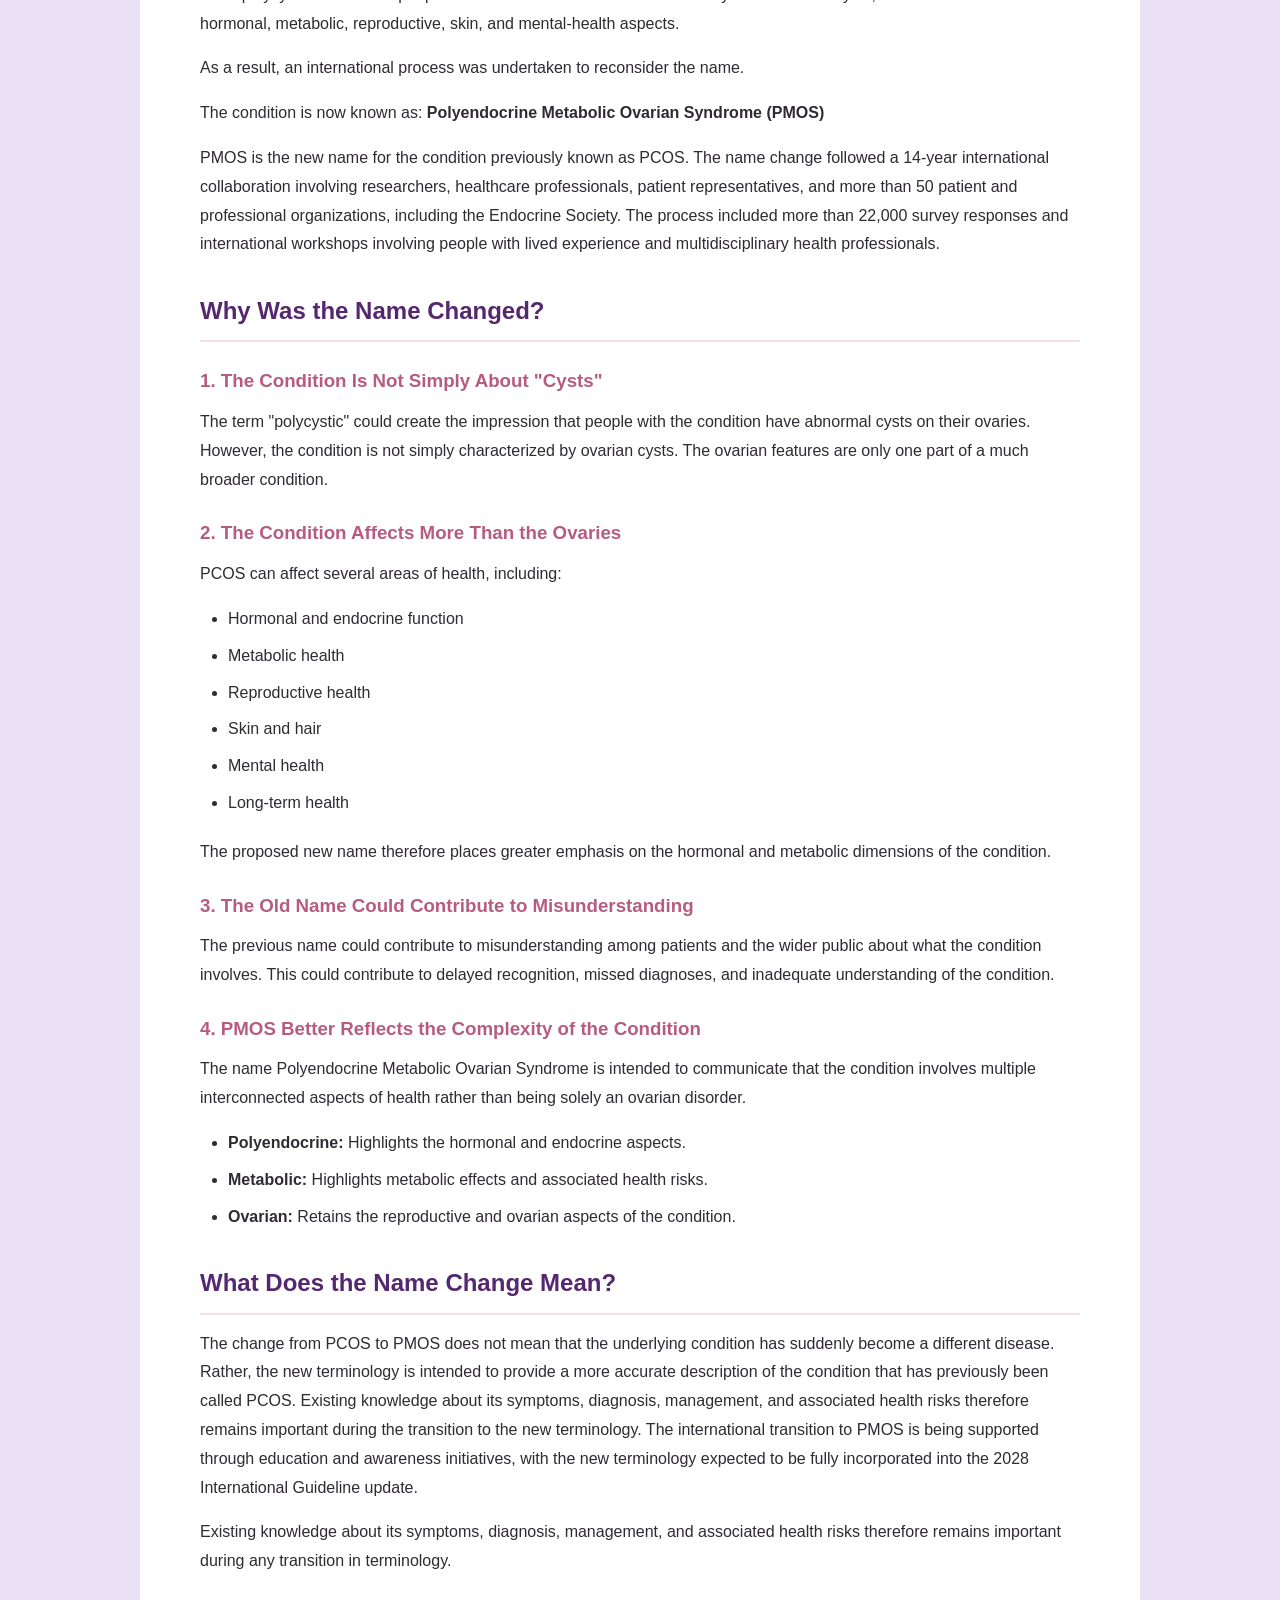
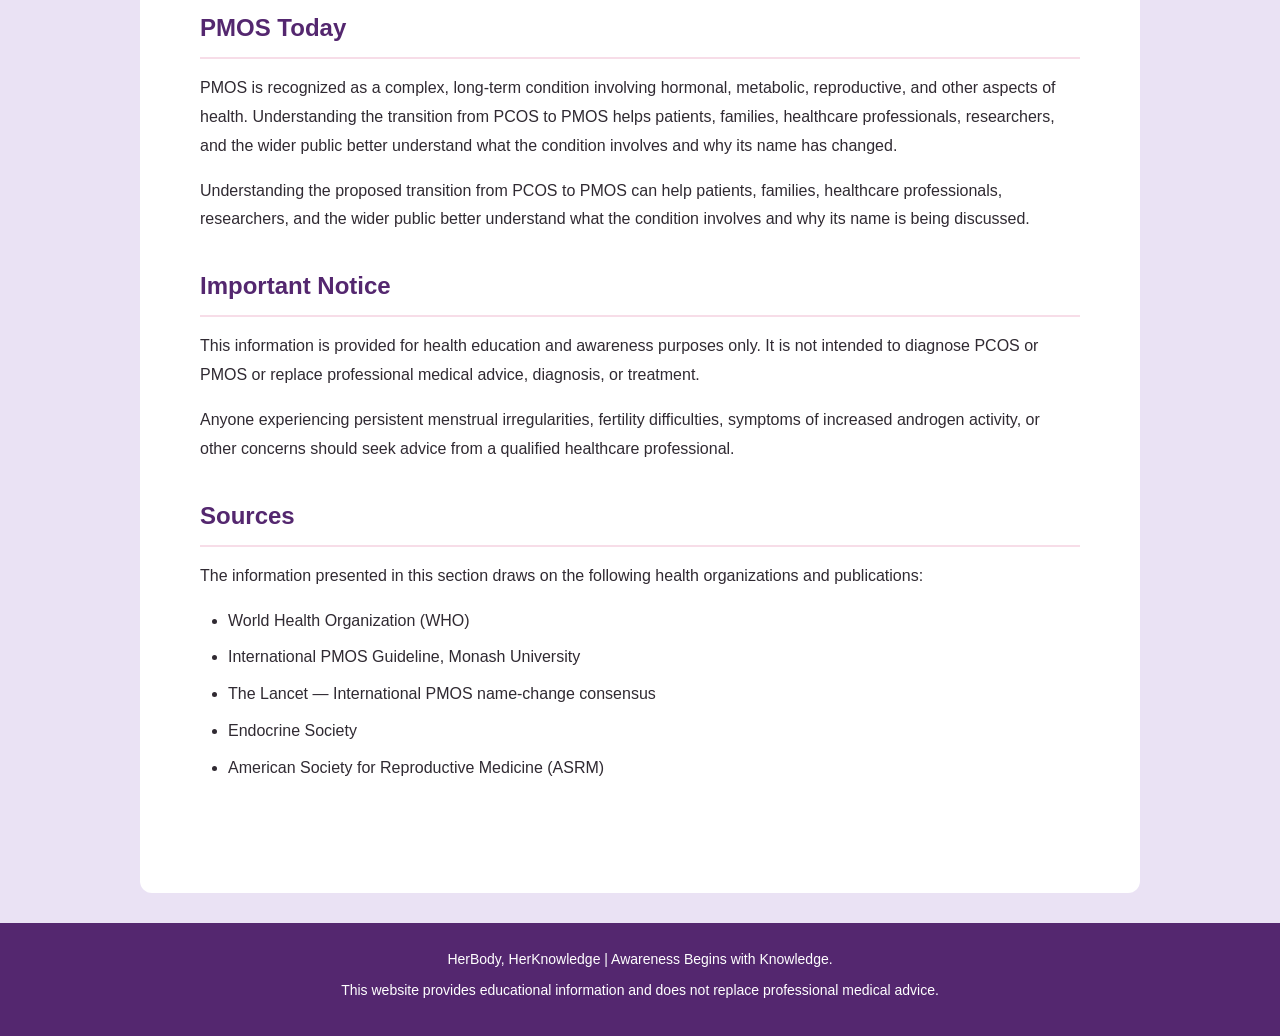
<file: pcos.html>
<!DOCTYPE html>
<html lang="en">
<head>
    <meta charset="UTF-8">
    <meta name="viewport" content="width=device-width, initial-scale=1.0">

    <title>Understanding PCOS | HerBody, HerKnowledge</title>
<link rel="icon" type="image/png" href="favicon.png.png">
    <link rel="stylesheet" href="css/style.css">
</head>

<body>

    <header>
        <h1>HerBody, HerKnowledge</h1>
        <p>Awareness Begins with Knowledge.</p>
    </header>

    <nav>
        <a href="index.html">Home</a>
      <a href="pcos.html" class="active" aria-current="page">PCOS</a>
        <a href="endometriosis.html">Endometriosis</a>
        <a href="symptoms.html">Symptoms</a>
        <a href="comparison.html">Comparison</a>
        <a href="awareness.html">Symptom Awareness</a>
        <a href="faq.html">FAQ</a>
        <a href="resources.html">Resources</a>
        <a href="references.html">References</a>
    </nav>

    <main>

       <section class="hero">
    <h2>Understanding PCOS</h2>

    <p>
        Explore information about Polycystic Ovary Syndrome,
        its symptoms, associated health risks, diagnosis,
        and management.
    </p>

    <p>
        Learn about the discussion surrounding the proposed
        transition from PCOS to Polyendocrine Metabolic
        Ovarian Syndrome (PMOS).
    </p>
</section>
        <section class="content">

           <section class="content">

    <h2>What Is Polycystic Ovary Syndrome (PCOS)?</h2>

    <p>
        Polycystic Ovary Syndrome (PCOS) is a common long-term hormonal
        condition that affects the reproductive system as well as other
        aspects of health. It affects approximately 10–13% of women of
        reproductive age worldwide, with up to 70% of affected women
        remaining undiagnosed.
    </p>

    <p>
        PCOS could affect hormone levels, menstrual cycles, ovulation,
        fertility, metabolism, skin, and mental health. Its symptoms and
        effects vary from person to person.
    </p>

    <p>
        Polycystic Ovary Syndrome (PCOS) is a common yet under-diagnosed
        hormonal condition that affects approximately 1 in 15 women
        worldwide, leading to a wide range of physical and emotional
        challenges. Despite its prevalence, many women with PCOS face
        difficulties in diagnosis and management due to a lack of
        awareness among healthcare providers and the general public.
    </p>


    <h2>Common Symptoms</h2>

    <p>Common features associated with PCOS include:</p>

    <ul>
        <li>Irregular or absent menstrual periods</li>
        <li>Irregular or absent ovulation</li>
        <li>Difficulty becoming pregnant</li>
        <li>Increased facial or body hair</li>
        <li>Acne or oily skin</li>
        <li>Hair thinning or hair loss</li>
        <li>Weight-related and metabolic changes</li>
    </ul>

    <p>
        Not everyone experiences the same symptoms, and their severity
        can vary.
    </p>


    <h2>Other Health Risks</h2>

    <p>
        PCOS is also associated with an increased risk of several
        longer-term health problems, including:
    </p>

    <ul>
        <li>Insulin resistance</li>
        <li>Type 2 diabetes</li>
        <li>High blood pressure</li>
        <li>Abnormal cholesterol or other blood-fat levels</li>
        <li>Cardiovascular disease</li>
        <li>Mental-health concerns</li>
    </ul>

    <p>
        Because of these effects, PCOS is understood as more than a
        reproductive condition. It can affect several areas of a
        person's health throughout life.
    </p>


    <h2>How Is PCOS Diagnosed?</h2>

    <p>
        Diagnosis involves assessing a person's symptoms, medical
        history, and appropriate clinical investigations.
    </p>

    <p>
        In adults, PCOS is generally identified when at least two of
        three features are present after other possible causes have
        been excluded:
    </p>

    <ol>
        <li>
            Irregular or absent ovulation, often reflected by irregular
            menstrual cycles.
        </li>

        <li>
            Evidence of increased androgen activity, either through
            symptoms or laboratory testing.
        </li>

        <li>
            Polycystic ovarian morphology identified through
            appropriate imaging.
        </li>
    </ol>

    <p>
        Having an ovarian appearance associated with PCOS alone does
        not necessarily mean that a person has the condition.
    </p>


    <h2>Treatment and Management</h2>

    <p>
        There is no single treatment that applies to everyone with PCOS.
        Management depends on the person's symptoms, health needs,
        and reproductive goals.
    </p>

    <p>Management can include approaches to:</p>

    <ul>
        <li>Regulate menstrual cycles</li>
        <li>Manage androgen-related symptoms</li>
        <li>Improve metabolic health</li>
        <li>Support fertility when pregnancy is desired</li>
        <li>Address mental-health concerns</li>
        <li>Reduce longer-term health risks</li>
    </ul>

    <p>
        Professional medical care is important because PCOS can affect
        several aspects of health.
    </p>


    <h2>From PCOS to PMOS</h2>

    <p>
        Although PCOS became the widely recognized name for the
        condition, scientific and clinical understanding of the
        condition continues to develop.
    </p>

    <p>
        It has become increasingly clear that the condition is more
        complex than its name suggests. The term "polycystic" could
        lead people to believe that the condition is mainly about
        ovarian cysts, while the condition involves hormonal,
        metabolic, reproductive, skin, and mental-health aspects.
    </p>

    <p>
        As a result, an international process was undertaken to
        reconsider the name.
    </p>

    <h3>Polyendocrine Metabolic Ovarian Syndrome (PMOS)</h3>

    <p>
       

    <p>
      Although PCOS became the widely recognized name for the condition, scientific and clinical understanding of the condition continued to develop.

It became increasingly clear that the condition was much more complex than its name suggested. The term “polycystic” could lead people to believe that the condition was mainly about ovarian cysts, while the condition involved hormonal, metabolic, reproductive, skin, and mental-health aspects.

    <p>As a result, an international process was undertaken to reconsider the name.</p>
<p>
The condition is now known as:

<strong> Polyendocrine Metabolic Ovarian Syndrome (PMOS)</strong> 
</p>
PMOS is the new name for the condition previously known as PCOS.
The name change followed a 14-year international collaboration involving researchers, healthcare professionals, patient representatives, and more than 50 patient and professional organizations, including the Endocrine Society.
The process included more than 22,000 survey responses and international workshops involving people with lived experience and multidisciplinary health professionals.


    </p>

   


    <h2>Why Was the Name Changed?</h2>

    <h3>1. The Condition Is Not Simply About "Cysts"</h3>

    <p>
        The term "polycystic" could create the impression that people
        with the condition have abnormal cysts on their ovaries.
        However, the condition is not simply characterized by ovarian
        cysts. The ovarian features are only one part of a much
        broader condition.
    </p>

    <h3>2. The Condition Affects More Than the Ovaries</h3>

    <p>PCOS can affect several areas of health, including:</p>

    <ul>
        <li>Hormonal and endocrine function</li>
        <li>Metabolic health</li>
        <li>Reproductive health</li>
        <li>Skin and hair</li>
        <li>Mental health</li>
        <li>Long-term health</li>
    </ul>

    <p>
        The proposed new name therefore places greater emphasis on
        the hormonal and metabolic dimensions of the condition.
    </p>

    <h3>3. The Old Name Could Contribute to Misunderstanding</h3>

    <p>
        The previous name could contribute to misunderstanding among
        patients and the wider public about what the condition
        involves. This could contribute to delayed recognition,
        missed diagnoses, and inadequate understanding of the
        condition.
    </p>

    <h3>4. PMOS Better Reflects the Complexity of the Condition</h3>

    <p>
        The name Polyendocrine Metabolic Ovarian Syndrome is intended
        to communicate that the condition involves multiple
        interconnected aspects of health rather than being solely
        an ovarian disorder.
    </p>

    <ul>
        <li>
            <strong>Polyendocrine:</strong> Highlights the hormonal
            and endocrine aspects.
        </li>

        <li>
            <strong>Metabolic:</strong> Highlights metabolic effects
            and associated health risks.
        </li>

        <li>
            <strong>Ovarian:</strong> Retains the reproductive and
            ovarian aspects of the condition.
        </li>
    </ul>


    <h2>What Does the Name Change Mean?</h2>

    <p>
       The change from PCOS to PMOS does not mean that the underlying condition has suddenly become a different disease. Rather, the new terminology is intended to provide a more accurate description of the condition that has previously been called PCOS.
Existing knowledge about its symptoms, diagnosis, management, and associated health risks therefore remains important during the transition to the new terminology.
The international transition to PMOS is being supported through education and awareness initiatives, with the new terminology expected to be fully incorporated into the 2028 International Guideline update.

    </p>

    <p>
        Existing knowledge about its symptoms, diagnosis, management,
        and associated health risks therefore remains important
        during any transition in terminology.
    </p>

    


    <h2>PMOS Today</h2>

    <p>
      PMOS is recognized as a complex, long-term condition involving hormonal, metabolic, reproductive, and other aspects of health.
Understanding the transition from PCOS to PMOS helps patients, families, healthcare professionals, researchers, and the wider public better understand what the condition involves and why its name has changed.

    </p>

    <p>
        Understanding the proposed transition from PCOS to PMOS
        can help patients, families, healthcare professionals,
        researchers, and the wider public better understand what
        the condition involves and why its name is being discussed.
    </p>


    <h2>Important Notice</h2>

    <p>
        This information is provided for health education and
        awareness purposes only. It is not intended to diagnose
        PCOS or PMOS or replace professional medical advice,
        diagnosis, or treatment.
    </p>

    <p>
        Anyone experiencing persistent menstrual irregularities,
        fertility difficulties, symptoms of increased androgen
        activity, or other concerns should seek advice from a
        qualified healthcare professional.
    </p>
    <h2>Sources</h2>

<p>
    The information presented in this section draws on the following
    health organizations and publications:
</p>

<ul>
    <li>World Health Organization (WHO)</li>
    <li>International PMOS Guideline, Monash University</li>
    <li>The Lancet — International PMOS name-change consensus</li>
    <li>Endocrine Society</li>
    <li>American Society for Reproductive Medicine (ASRM)</li>
</ul>

</section> <!-- PCOS information from the original write-up goes here -->

        </section>

    </main>

    <footer>
        <p>HerBody, HerKnowledge | Awareness Begins with Knowledge.</p>
        <p>This website provides educational information and does not replace professional medical advice.</p>
    </footer>

</body>
</html>
</file>
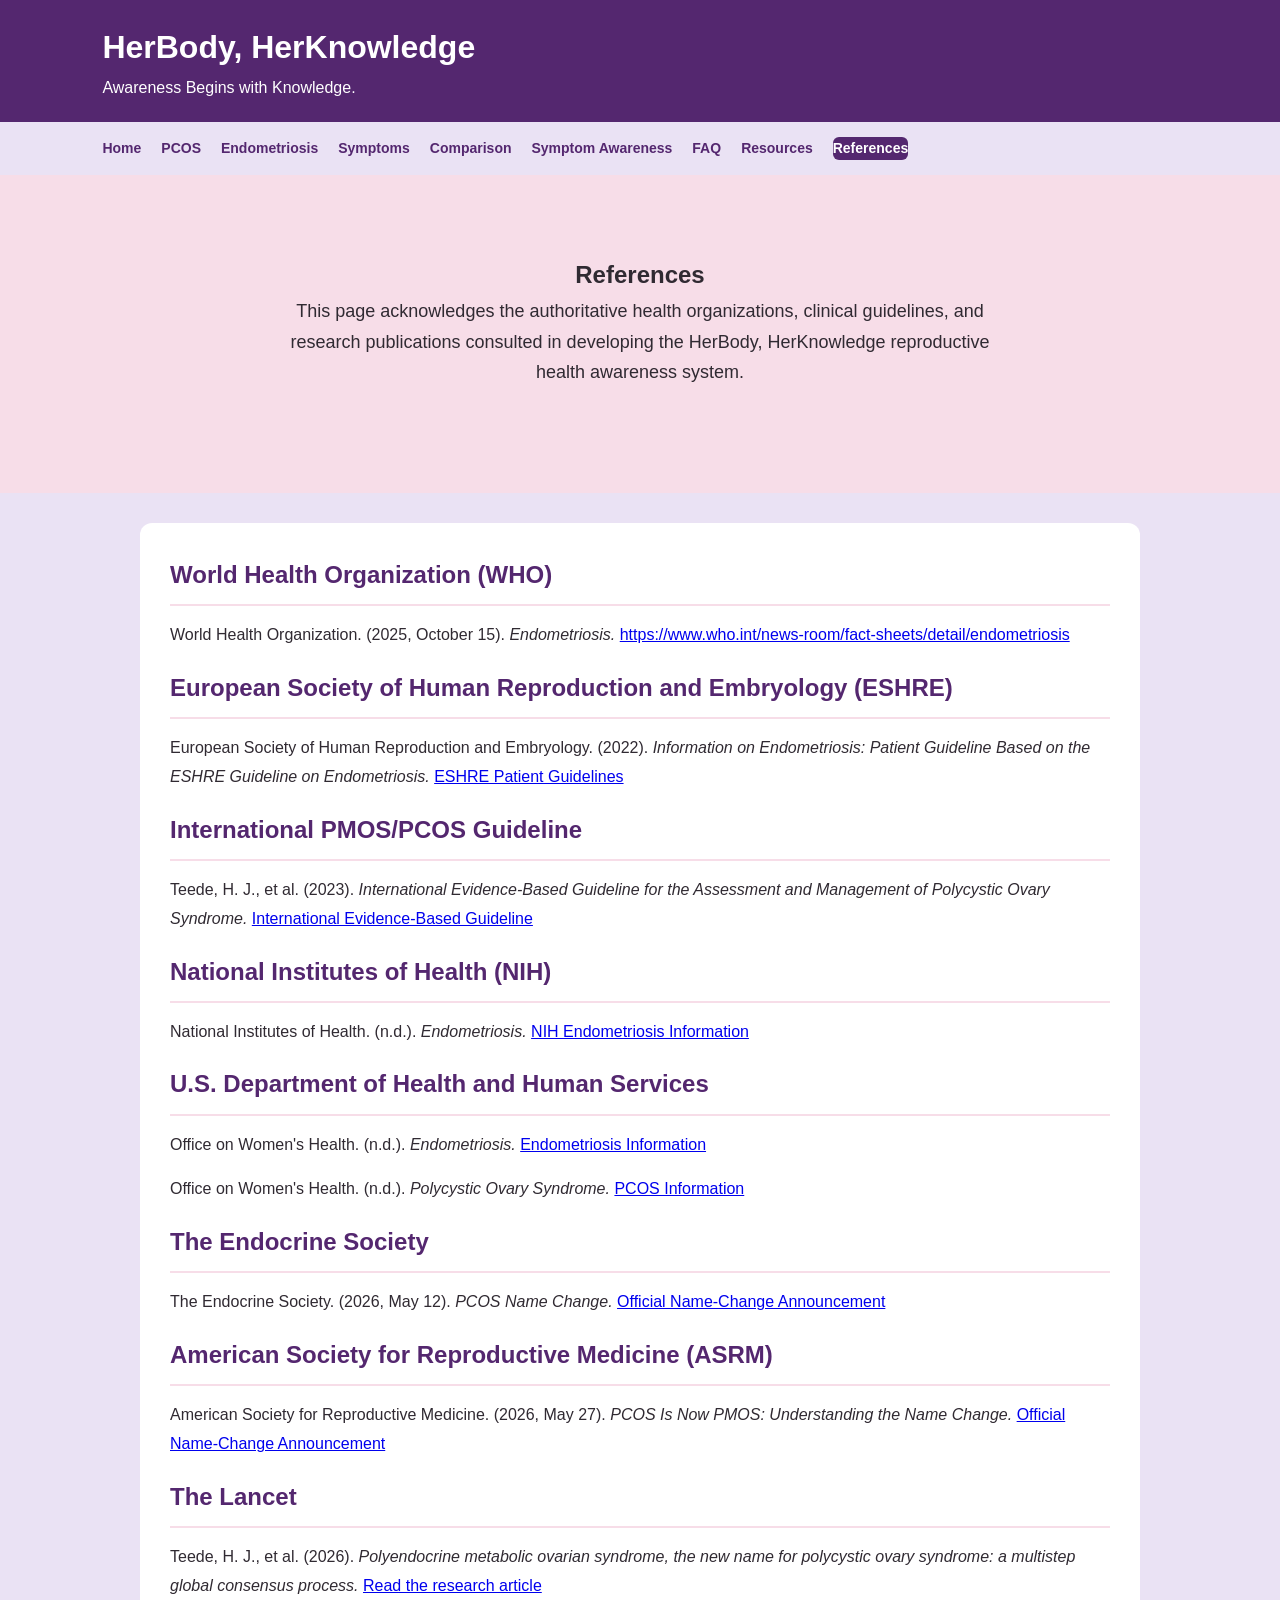
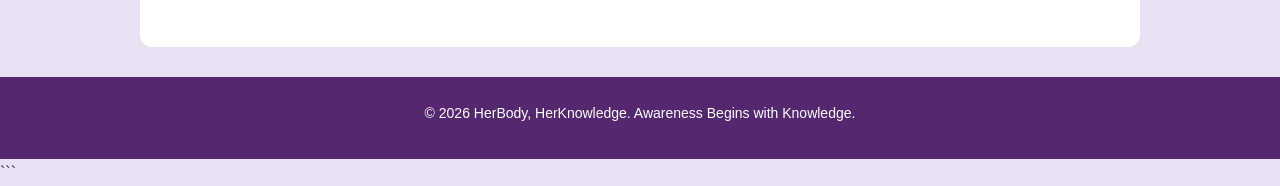
<file: references.html>
<!DOCTYPE html>
<html lang="en">
<head>
    <meta charset="UTF-8">
    <meta name="viewport" content="width=device-width, initial-scale=1.0">
    <title>References | HerBody, HerKnowledge</title>
    <link rel="icon" type="image/png" href="favicon.png.png">
    <link rel="stylesheet" href="css/style.css">
</head>
<body>

<header>
    <h1>HerBody, HerKnowledge</h1>
    <p>Awareness Begins with Knowledge.</p>
</header>

<nav>
    <a href="index.html">Home</a>
    <a href="pcos.html">PCOS</a>
    <a href="endometriosis.html">Endometriosis</a>
    <a href="symptoms.html">Symptoms</a>
    <a href="comparison.html">Comparison</a>
    <a href="awareness.html">Symptom Awareness</a>
    <a href="faq.html">FAQ</a>
    <a href="resources.html">Resources</a>
    <a href="references.html" class="active" aria-current="page">References</a>
</nav>

<section class="hero">
    <h2>References</h2>
    <p>
        This page acknowledges the authoritative health organizations,
        clinical guidelines, and research publications consulted in
        developing the HerBody, HerKnowledge reproductive health
        awareness system.
    </p>
</section>

<main class="content">

    <!-- References will be added here -->
<section>
    <h2>World Health Organization (WHO)</h2>

    <p>
        World Health Organization. (2025, October 15).
        <em>Endometriosis.</em>
        <a href="https://www.who.int/news-room/fact-sheets/detail/endometriosis"
           target="_blank" rel="noopener noreferrer">
            https://www.who.int/news-room/fact-sheets/detail/endometriosis
        </a>
    </p>
</section>

<section>
    <h2>European Society of Human Reproduction and Embryology (ESHRE)</h2>

    <p>
        European Society of Human Reproduction and Embryology. (2022).
        <em>Information on Endometriosis: Patient Guideline Based on the
        ESHRE Guideline on Endometriosis.</em>
        <a href="https://www.eshre.eu/Guidelines-and-Legal/Patients"
           target="_blank" rel="noopener noreferrer">
            ESHRE Patient Guidelines
        </a>
    </p>
</section>

<section>
    <h2>International PMOS/PCOS Guideline</h2>

    <p>
        Teede, H. J., et al. (2023).
        <em>International Evidence-Based Guideline for the Assessment
        and Management of Polycystic Ovary Syndrome.</em>
        <a href="https://www.monash.edu/medicine/mchri/pcos/guideline"
           target="_blank" rel="noopener noreferrer">
            International Evidence-Based Guideline
        </a>
    </p>
</section>

<section>
    <h2>National Institutes of Health (NIH)</h2>

    <p>
        National Institutes of Health. (n.d.).
        <em>Endometriosis.</em>
        <a href="https://health.nih.gov/health-topics-a-z/endometriosis"
           target="_blank" rel="noopener noreferrer">
            NIH Endometriosis Information
        </a>
    </p>
</section>

<section>
    <h2>U.S. Department of Health and Human Services</h2>

    <p>
        Office on Women's Health. (n.d.).
        <em>Endometriosis.</em>
        <a href="https://womenshealth.gov/a-z-topics/endometriosis"
           target="_blank" rel="noopener noreferrer">
            Endometriosis Information
        </a>
    </p>

    <p>
        Office on Women's Health. (n.d.).
        <em>Polycystic Ovary Syndrome.</em>
        <a href="https://womenshealth.gov/a-z-topics/polycystic-ovary-syndrome"
           target="_blank" rel="noopener noreferrer">
            PCOS Information
        </a>
    </p>
</section>

<section>
    <h2>The Endocrine Society</h2>

    <p>
        The Endocrine Society. (2026, May 12).
        <em>PCOS Name Change.</em>
        <a href="https://www.endocrine.org/news-and-advocacy/news-room/2026/pcos-name-change"
           target="_blank" rel="noopener noreferrer">
            Official Name-Change Announcement
        </a>
    </p>
</section>

<section>
    <h2>American Society for Reproductive Medicine (ASRM)</h2>

    <p>
        American Society for Reproductive Medicine. (2026, May 27).
        <em>PCOS Is Now PMOS: Understanding the Name Change.</em>
        <a href="https://www.asrm.org/news-and-events/asrm-news/latest-news/may-27-2026-pcos-is-now-pmos-understanding-the-name-change/"
           target="_blank" rel="noopener noreferrer">
            Official Name-Change Announcement
        </a>
    </p>
</section>

<section>
    <h2>The Lancet</h2>

    <p>
        Teede, H. J., et al. (2026).
        <em>Polyendocrine metabolic ovarian syndrome, the new name
        for polycystic ovary syndrome: a multistep global consensus process.</em>
        <a href="https://doi.org/10.1016/S0140-6736(26)00717-8"
           target="_blank" rel="noopener noreferrer">
            Read the research article
        </a>
    </p>
</section>


</main>

<footer>
    <p>
        &copy; 2026 HerBody, HerKnowledge.
        Awareness Begins with Knowledge.
    </p>
</footer>

</body>
</html>
```
</file>
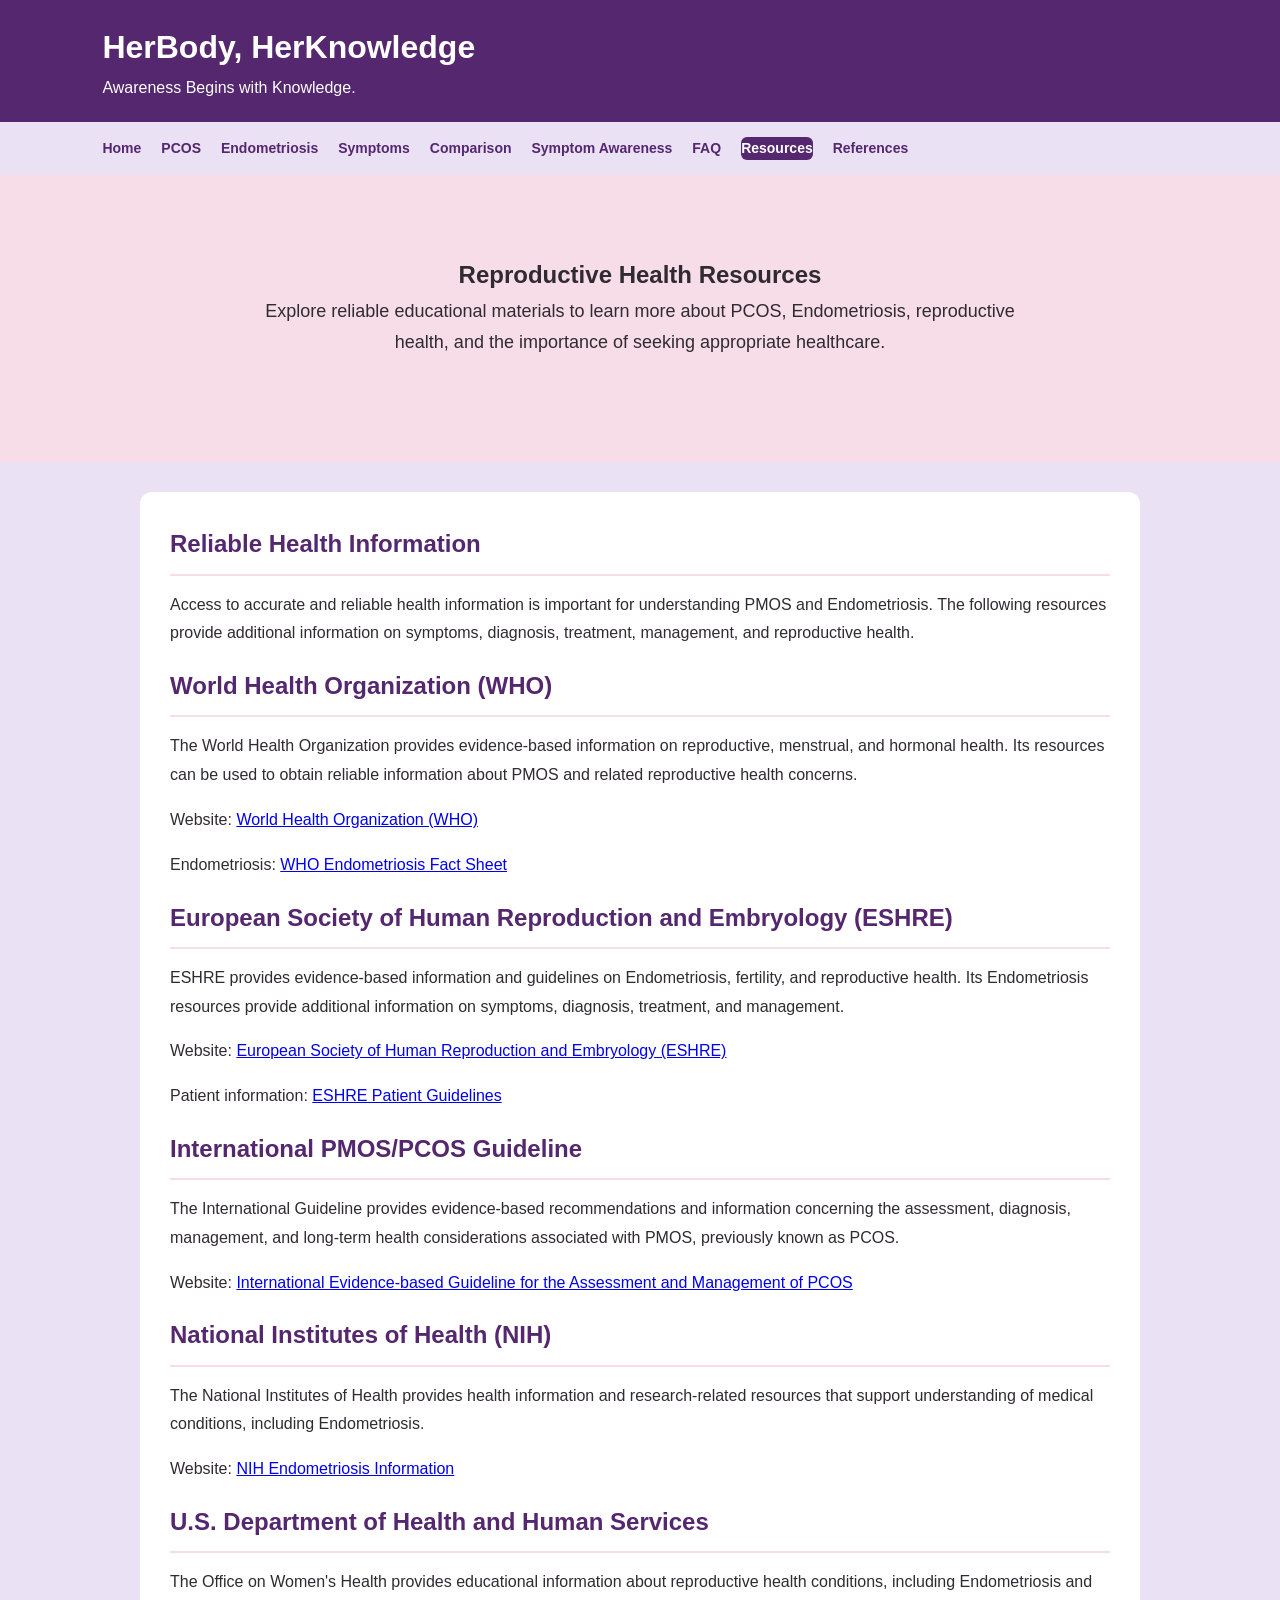
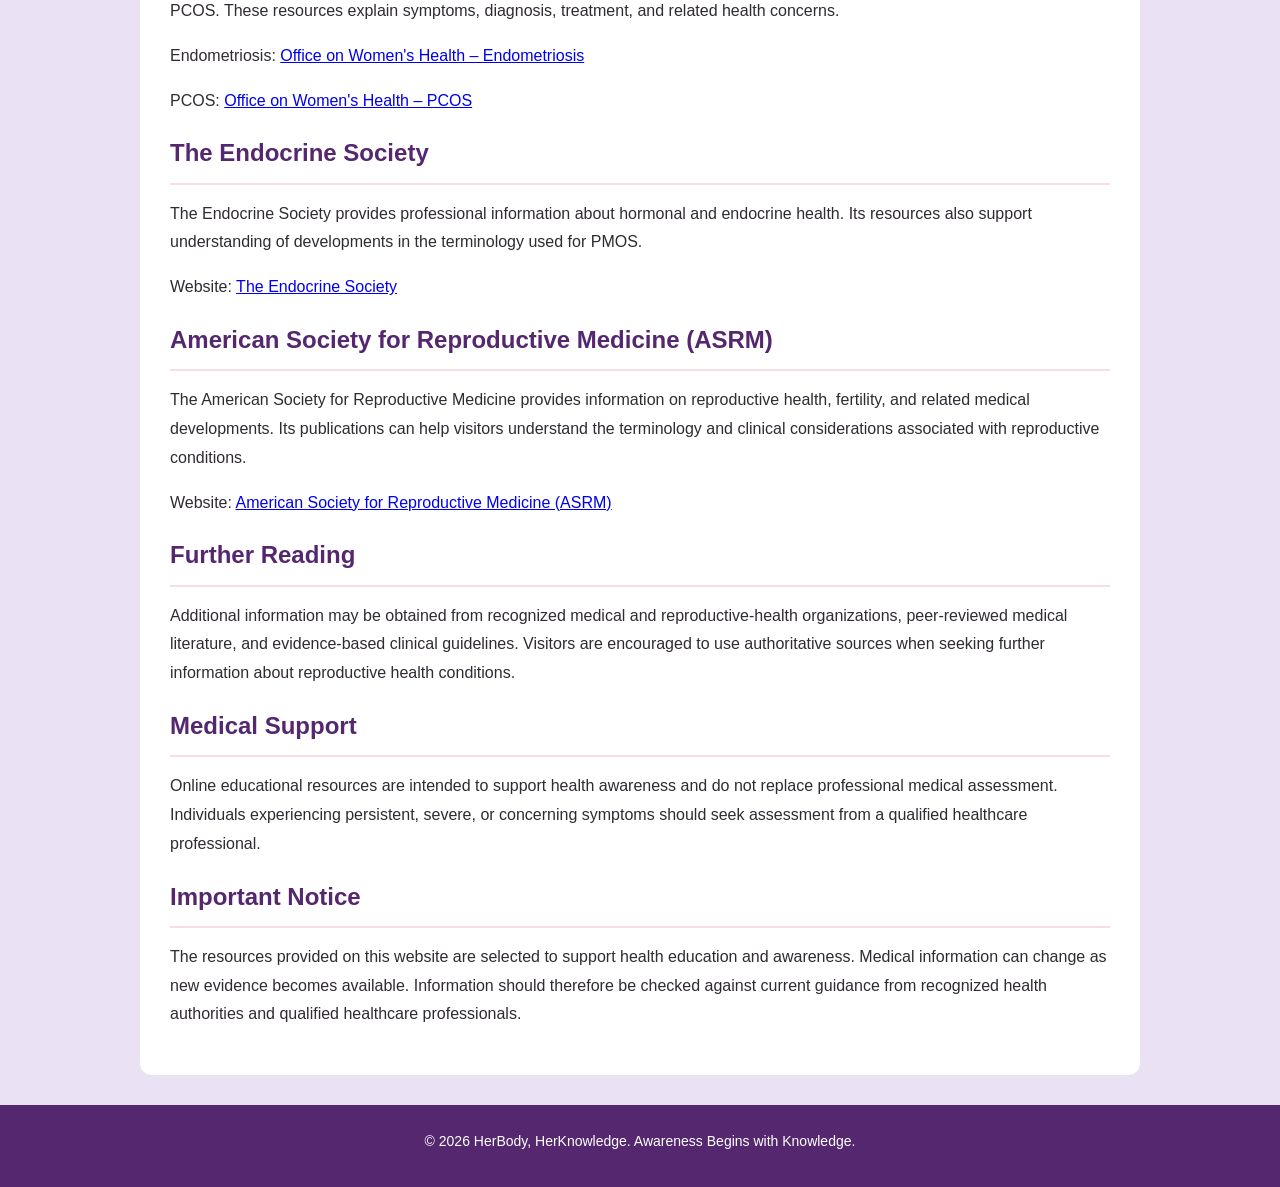
<file: resources.html>
<!DOCTYPE html>
<html lang="en">

<head>
    <meta charset="UTF-8">
    <meta name="viewport" content="width=device-width, initial-scale=1.0">

    <title>Resources | HerBody, HerKnowledge</title>
<link rel="icon" type="image/png" href="favicon.png.png">
    <link rel="stylesheet" href="css/style.css">
</head>

<body>

    <!-- Header -->
    <header>
        <h1>HerBody, HerKnowledge</h1>
        <p>Awareness Begins with Knowledge.</p>
    </header>

    <!-- Navigation -->
    <nav>
        <a href="index.html">Home</a>
        <a href="pcos.html">PCOS</a>
        <a href="endometriosis.html">Endometriosis</a>
        <a href="symptoms.html">Symptoms</a>
        <a href="comparison.html">Comparison</a>
        <a href="awareness.html">Symptom Awareness</a>
        <a href="faq.html">FAQ</a>
        <a href="resources.html" class="active" aria-current="page">Resources</a>
        <a href="references.html">References</a>
    </nav>

    <!-- Hero Section -->
    <section class="hero">
        <h2>Reproductive Health Resources</h2>

        <p>
            Explore reliable educational materials to learn more
            about PCOS, Endometriosis, reproductive health, and
            the importance of seeking appropriate healthcare.
        </p>
    </section>

    <!-- Main Content -->
    <main class="content">

        <!-- Resource sections will be added here --><!-- Resources Content -->


<section>
    <h2>Reliable Health Information</h2>

    <p>
        Access to accurate and reliable health information is important
        for understanding PMOS and Endometriosis. The following resources
        provide additional information on symptoms, diagnosis, treatment,
        management, and reproductive health.
    </p>
</section>

<section>
    <h2>World Health Organization (WHO)</h2>

    <p>
        The World Health Organization provides evidence-based information
        on reproductive, menstrual, and hormonal health. Its resources
        can be used to obtain reliable information about PMOS and related
        reproductive health concerns.
    </p>

    <p>
        Website:
        <a href="https://www.who.int/"
           target="_blank"
           rel="noopener noreferrer">
            World Health Organization (WHO)
        </a>
    </p>

    <p>
        Endometriosis:
        <a href="https://www.who.int/news-room/fact-sheets/detail/endometriosis"
           target="_blank"
           rel="noopener noreferrer">
            WHO Endometriosis Fact Sheet
        </a>
    </p>
</section>

<section>
    <h2>European Society of Human Reproduction and Embryology (ESHRE)</h2>

    <p>
        ESHRE provides evidence-based information and guidelines on
        Endometriosis, fertility, and reproductive health. Its Endometriosis
        resources provide additional information on symptoms, diagnosis,
        treatment, and management.
    </p>

    <p>
        Website:
        <a href="https://www.eshre.eu/"
           target="_blank"
           rel="noopener noreferrer">
            European Society of Human Reproduction and Embryology (ESHRE)
        </a>
    </p>

    <p>
        Patient information:
        <a href="https://www.eshre.eu/Guidelines-and-Legal/Patients"
           target="_blank"
           rel="noopener noreferrer">
            ESHRE Patient Guidelines
        </a>
    </p>
</section>

<section>
    <h2>International PMOS/PCOS Guideline</h2>

    <p>
        The International Guideline provides evidence-based recommendations
        and information concerning the assessment, diagnosis, management,
        and long-term health considerations associated with PMOS, previously
        known as PCOS.
    </p>

    <p>
        Website:
        <a href="https://www.monash.edu/medicine/mchri/pcos/guideline"
           target="_blank"
           rel="noopener noreferrer">
            International Evidence-based Guideline for the Assessment and
            Management of PCOS
        </a>
    </p>
</section>

<section>
    <h2>National Institutes of Health (NIH)</h2>

    <p>
        The National Institutes of Health provides health information
        and research-related resources that support understanding of
        medical conditions, including Endometriosis.
    </p>

    <p>
        Website:
        <a href="https://health.nih.gov/health-topics-a-z/endometriosis"
           target="_blank"
           rel="noopener noreferrer">
            NIH Endometriosis Information
        </a>
    </p>
</section>

<section>
    <h2>U.S. Department of Health and Human Services</h2>

    <p>
        The Office on Women's Health provides educational information
        about reproductive health conditions, including Endometriosis
        and PCOS. These resources explain symptoms, diagnosis, treatment,
        and related health concerns.
    </p>

    <p>
        Endometriosis:
        <a href="https://womenshealth.gov/a-z-topics/endometriosis"
           target="_blank"
           rel="noopener noreferrer">
            Office on Women's Health – Endometriosis
        </a>
    </p>

    <p>
        PCOS:
        <a href="https://womenshealth.gov/a-z-topics/polycystic-ovary-syndrome"
           target="_blank"
           rel="noopener noreferrer">
            Office on Women's Health – PCOS
        </a>
    </p>
</section>

<section>
    <h2>The Endocrine Society</h2>

    <p>
        The Endocrine Society provides professional information about
        hormonal and endocrine health. Its resources also support
        understanding of developments in the terminology used for PMOS.
    </p>

    <p>
        Website:
        <a href="https://www.endocrine.org/"
           target="_blank"
           rel="noopener noreferrer">
            The Endocrine Society
        </a>
    </p>
</section>

<section>
    <h2>American Society for Reproductive Medicine (ASRM)</h2>

    <p>
        The American Society for Reproductive Medicine provides information
        on reproductive health, fertility, and related medical developments.
        Its publications can help visitors understand the terminology and
        clinical considerations associated with reproductive conditions.
    </p>

    <p>
        Website:
        <a href="https://www.asrm.org/"
           target="_blank"
           rel="noopener noreferrer">
            American Society for Reproductive Medicine (ASRM)
        </a>
    </p>
</section>

<section>
    <h2>Further Reading</h2>

    <p>
        Additional information may be obtained from recognized medical
        and reproductive-health organizations, peer-reviewed medical
        literature, and evidence-based clinical guidelines. Visitors
        are encouraged to use authoritative sources when seeking further
        information about reproductive health conditions.
    </p>
</section>

<section>
    <h2>Medical Support</h2>

    <p>
        Online educational resources are intended to support health
        awareness and do not replace professional medical assessment.
        Individuals experiencing persistent, severe, or concerning
        symptoms should seek assessment from a qualified healthcare
        professional.
    </p>
</section>

<section>
    <h2>Important Notice</h2>

    <p>
        The resources provided on this website are selected to support
        health education and awareness. Medical information can change
        as new evidence becomes available. Information should therefore
        be checked against current guidance from recognized health
        authorities and qualified healthcare professionals.
    </p>
</section>






        
    </main>

    <!-- Footer -->
    <footer>
        <p>
            &copy; 2026 HerBody, HerKnowledge.
            Awareness Begins with Knowledge.
        </p>
    </footer>

</body>
</html>
</file>
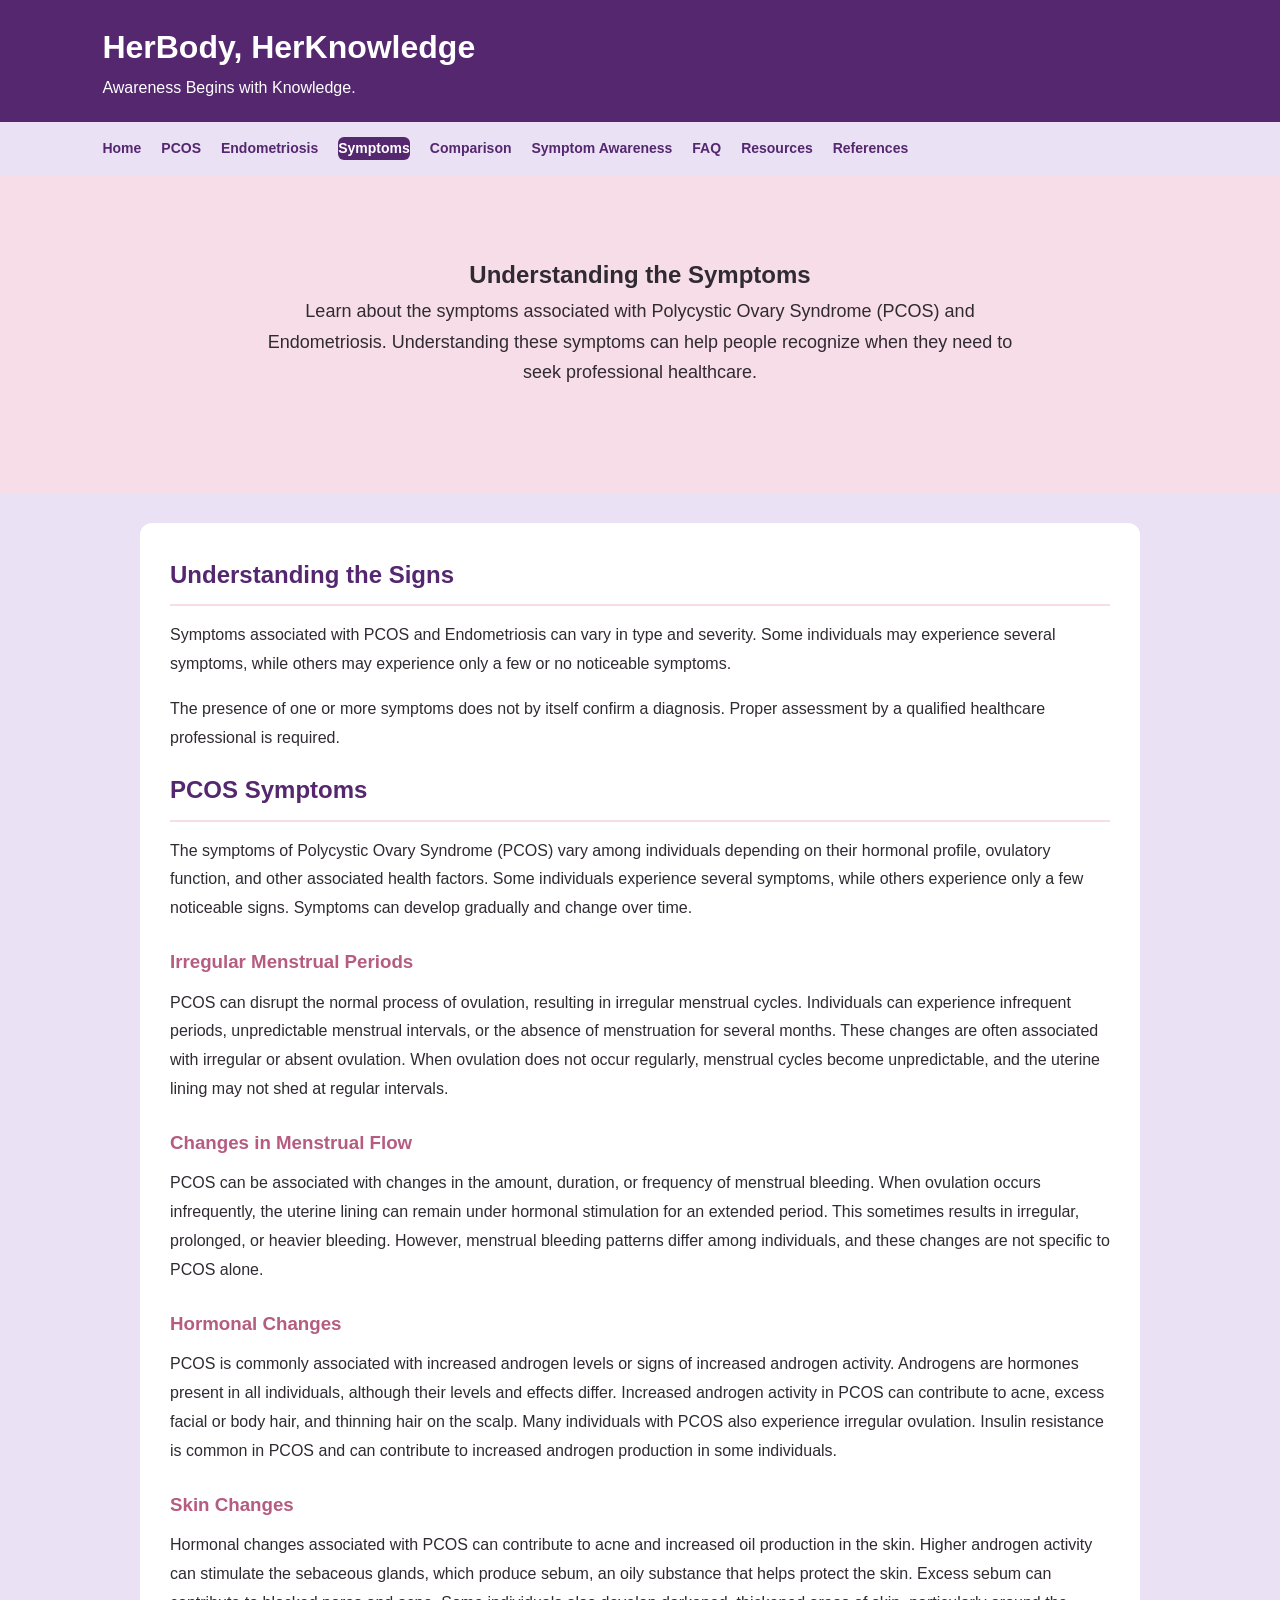
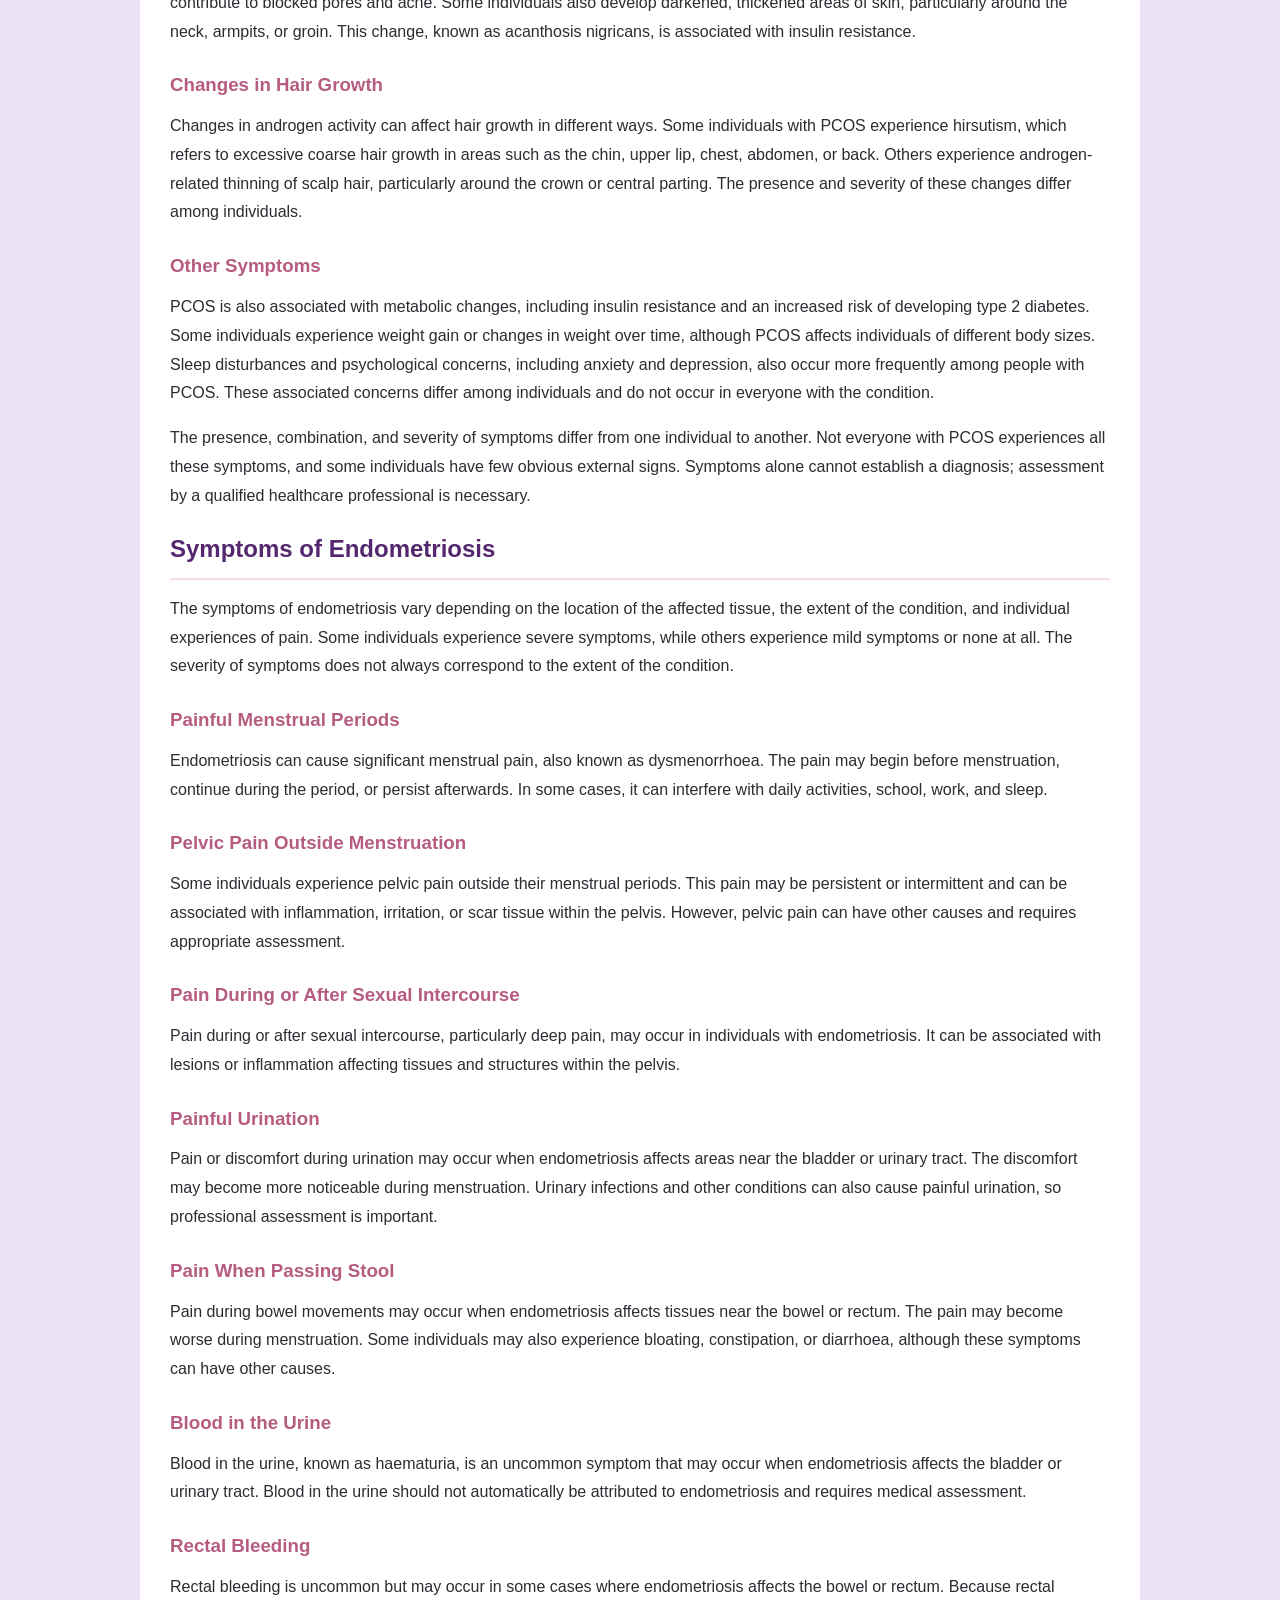
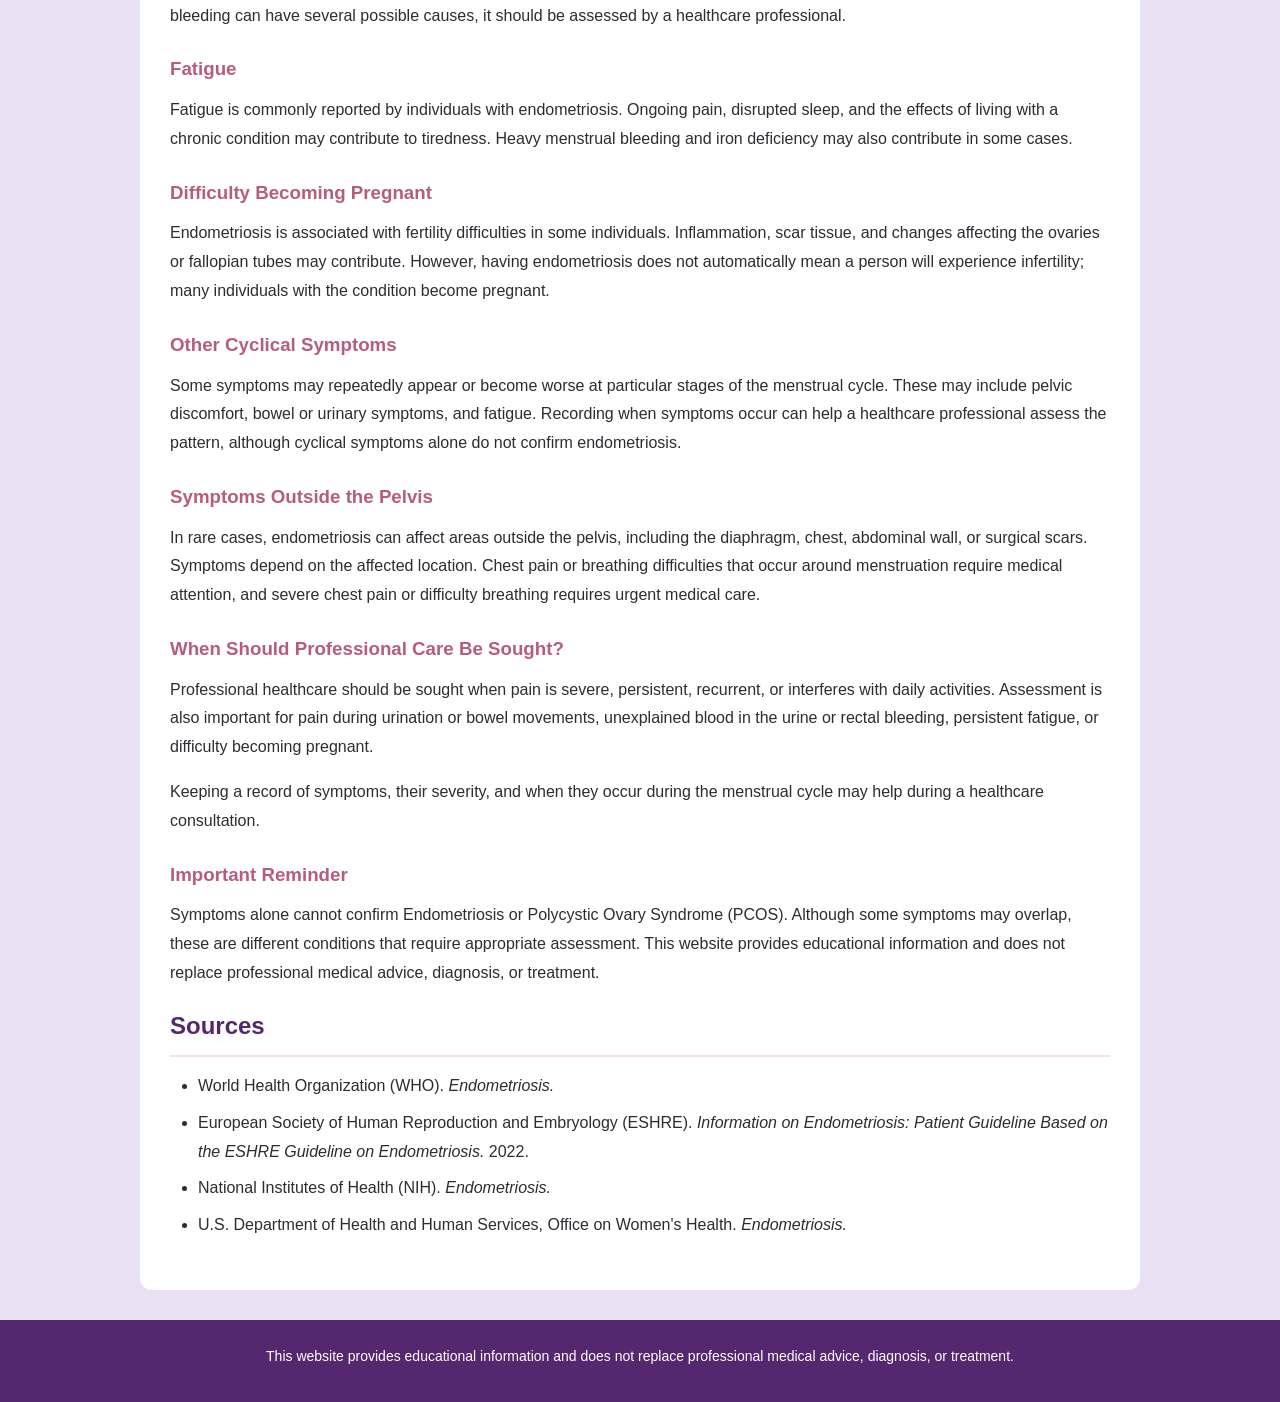
<file: symptoms.html>
<!DOCTYPE html>
<html lang="en">

<head>
    <meta charset="UTF-8">
    <meta name="viewport" content="width=device-width, initial-scale=1.0">

    <title>Symptoms | HerBody, HerKnowledge</title>
<link rel="icon" type="image/png" href="favicon.png.png">
    <link rel="stylesheet" href="css/style.css">
</head>

<body>

    <header>
        <h1>HerBody, HerKnowledge</h1>
        <p>Awareness Begins with Knowledge.</p>
    </header>

    <nav>
        <a href="index.html">Home</a>
        <a href="pcos.html">PCOS</a>
        <a href="endometriosis.html">Endometriosis</a>
       <a href="symptoms.html" class="active" aria-current="page">Symptoms</a>
        <a href="comparison.html">Comparison</a>
        <a href="awareness.html">Symptom Awareness</a>
        <a href="faq.html">FAQ</a>
        <a href="resources.html">Resources</a>
        <a href="references.html">References</a>
    </nav>

    <section class="hero">
        <h2>Understanding the Symptoms</h2>

        <p>
            Learn about the symptoms associated with Polycystic
            Ovary Syndrome (PCOS) and Endometriosis. Understanding
            these symptoms can help people recognize when they
             need to seek professional healthcare.
        </p>
    </section>

    <main class="content">

    <section>
        <h2>Understanding the Signs</h2>

        <p>
            Symptoms associated with PCOS and Endometriosis can
            vary in type and severity. Some individuals may
            experience several symptoms, while others may
            experience only a few or no noticeable symptoms.
        </p>

        <p>
            The presence of one or more symptoms does not by
            itself confirm a diagnosis. Proper assessment by a
            qualified healthcare professional is required.
        </p>
    </section>


    <!-- PCOS Symptoms Section -->

    <section>
    <h2>PCOS Symptoms</h2>

    <p>
        The symptoms of Polycystic Ovary Syndrome (PCOS) vary
        among individuals depending on their hormonal profile,
        ovulatory function, and other associated health factors.
        Some individuals experience several symptoms, while
        others experience only a few noticeable signs. Symptoms
        can develop gradually and change over time.
    </p>

    <h3>Irregular Menstrual Periods</h3>
    <p>
        PCOS can disrupt the normal process of ovulation,
        resulting in irregular menstrual cycles. Individuals
        can experience infrequent periods, unpredictable
        menstrual intervals, or the absence of menstruation
        for several months. These changes are often associated
        with irregular or absent ovulation. When ovulation does
        not occur regularly, menstrual cycles become
        unpredictable, and the uterine lining may not shed
        at regular intervals.
    </p>

    <h3>Changes in Menstrual Flow</h3>
    <p>
        PCOS can be associated with changes in the amount,
        duration, or frequency of menstrual bleeding. When
        ovulation occurs infrequently, the uterine lining can
        remain under hormonal stimulation for an extended
        period. This sometimes results in irregular, prolonged,
        or heavier bleeding. However, menstrual bleeding
        patterns differ among individuals, and these changes
        are not specific to PCOS alone.
    </p>

    <h3>Hormonal Changes</h3>
    <p>
        PCOS is commonly associated with increased androgen
        levels or signs of increased androgen activity.
        Androgens are hormones present in all individuals,
        although their levels and effects differ. Increased
        androgen activity in PCOS can contribute to acne,
        excess facial or body hair, and thinning hair on the
        scalp. Many individuals with PCOS also experience
        irregular ovulation. Insulin resistance is common in
        PCOS and can contribute to increased androgen
        production in some individuals.
    </p>

    <h3>Skin Changes</h3>
    <p>
        Hormonal changes associated with PCOS can contribute
        to acne and increased oil production in the skin.
        Higher androgen activity can stimulate the sebaceous
        glands, which produce sebum, an oily substance that
        helps protect the skin. Excess sebum can contribute
        to blocked pores and acne. Some individuals also
        develop darkened, thickened areas of skin, particularly
        around the neck, armpits, or groin. This change, known
        as acanthosis nigricans, is associated with insulin
        resistance.
    </p>

    <h3>Changes in Hair Growth</h3>
    <p>
        Changes in androgen activity can affect hair growth
        in different ways. Some individuals with PCOS
        experience hirsutism, which refers to excessive coarse
        hair growth in areas such as the chin, upper lip,
        chest, abdomen, or back. Others experience
        androgen-related thinning of scalp hair, particularly
        around the crown or central parting. The presence
        and severity of these changes differ among individuals.
    </p>

    <h3>Other Symptoms</h3>
    <p>
        PCOS is also associated with metabolic changes,
        including insulin resistance and an increased risk
        of developing type 2 diabetes. Some individuals
        experience weight gain or changes in weight over time,
        although PCOS affects individuals of different body
        sizes. Sleep disturbances and psychological concerns,
        including anxiety and depression, also occur more
        frequently among people with PCOS. These associated
        concerns differ among individuals and do not occur
        in everyone with the condition.
    </p>

    <p>
        The presence, combination, and severity of symptoms
        differ from one individual to another. Not everyone
        with PCOS experiences all these symptoms, and some
        individuals have few obvious external signs. Symptoms
        alone cannot establish a diagnosis; assessment by a
        qualified healthcare professional is necessary.
    </p>
</section>
    


    <!-- Endometriosis Symptoms Section -->

        <!-- Endometriosis Symptoms Section -->

<section>
    <h2>Symptoms of Endometriosis</h2>

    <p>
        The symptoms of endometriosis vary depending on the
        location of the affected tissue, the extent of the
        condition, and individual experiences of pain. Some
        individuals experience severe symptoms, while others
        experience mild symptoms or none at all. The severity
        of symptoms does not always correspond to the extent
        of the condition.
    </p>

    <h3>Painful Menstrual Periods</h3>
    <p>
        Endometriosis can cause significant menstrual pain,
        also known as dysmenorrhoea. The pain may begin before
        menstruation, continue during the period, or persist
        afterwards. In some cases, it can interfere with
        daily activities, school, work, and sleep.
    </p>

    <h3>Pelvic Pain Outside Menstruation</h3>
    <p>
        Some individuals experience pelvic pain outside their
        menstrual periods. This pain may be persistent or
        intermittent and can be associated with inflammation,
        irritation, or scar tissue within the pelvis. However,
        pelvic pain can have other causes and requires
        appropriate assessment.
    </p>

    <h3>Pain During or After Sexual Intercourse</h3>
    <p>
        Pain during or after sexual intercourse, particularly
        deep pain, may occur in individuals with endometriosis.
        It can be associated with lesions or inflammation
        affecting tissues and structures within the pelvis.
    </p>

    <h3>Painful Urination</h3>
    <p>
        Pain or discomfort during urination may occur when
        endometriosis affects areas near the bladder or
        urinary tract. The discomfort may become more
        noticeable during menstruation. Urinary infections
        and other conditions can also cause painful urination,
        so professional assessment is important.
    </p>

    <h3>Pain When Passing Stool</h3>
    <p>
        Pain during bowel movements may occur when
        endometriosis affects tissues near the bowel or
        rectum. The pain may become worse during menstruation.
        Some individuals may also experience bloating,
        constipation, or diarrhoea, although these symptoms
        can have other causes.
    </p>

    <h3>Blood in the Urine</h3>
    <p>
        Blood in the urine, known as haematuria, is an
        uncommon symptom that may occur when endometriosis
        affects the bladder or urinary tract. Blood in the
        urine should not automatically be attributed to
        endometriosis and requires medical assessment.
    </p>

    <h3>Rectal Bleeding</h3>
    <p>
        Rectal bleeding is uncommon but may occur in some
        cases where endometriosis affects the bowel or
        rectum. Because rectal bleeding can have several
        possible causes, it should be assessed by a
        healthcare professional.
    </p>

    <h3>Fatigue</h3>
    <p>
        Fatigue is commonly reported by individuals with
        endometriosis. Ongoing pain, disrupted sleep, and
        the effects of living with a chronic condition may
        contribute to tiredness. Heavy menstrual bleeding
        and iron deficiency may also contribute in some cases.
    </p>

    <h3>Difficulty Becoming Pregnant</h3>
    <p>
        Endometriosis is associated with fertility difficulties
        in some individuals. Inflammation, scar tissue, and
        changes affecting the ovaries or fallopian tubes may
        contribute. However, having endometriosis does not
        automatically mean a person will experience
        infertility; many individuals with the condition
        become pregnant.
    </p>

    <h3>Other Cyclical Symptoms</h3>
    <p>
        Some symptoms may repeatedly appear or become worse
        at particular stages of the menstrual cycle. These
        may include pelvic discomfort, bowel or urinary
        symptoms, and fatigue. Recording when symptoms occur
        can help a healthcare professional assess the pattern,
        although cyclical symptoms alone do not confirm
        endometriosis.
    </p>

    <h3>Symptoms Outside the Pelvis</h3>
    <p>
        In rare cases, endometriosis can affect areas outside
        the pelvis, including the diaphragm, chest, abdominal
        wall, or surgical scars. Symptoms depend on the
        affected location. Chest pain or breathing difficulties
        that occur around menstruation require medical
        attention, and severe chest pain or difficulty
        breathing requires urgent medical care.
    </p>

    <h3>When Should Professional Care Be Sought?</h3>
    <p>
        Professional healthcare should be sought when pain
        is severe, persistent, recurrent, or interferes with
        daily activities. Assessment is also important for
        pain during urination or bowel movements, unexplained
        blood in the urine or rectal bleeding, persistent
        fatigue, or difficulty becoming pregnant.
    </p>

    <p>
        Keeping a record of symptoms, their severity, and
        when they occur during the menstrual cycle may help
        during a healthcare consultation.
    </p>

    <h3>Important Reminder</h3>
    <p>
        Symptoms alone cannot confirm Endometriosis or
        Polycystic Ovary Syndrome (PCOS). Although some
        symptoms may overlap, these are different conditions
        that require appropriate assessment. This website
        provides educational information and does not replace
        professional medical advice, diagnosis, or treatment.
    </p>
</section>

       <!-- Sources Section -->

        <section>
            <h2>Sources</h2>

            <ul>
                <li>
                    World Health Organization (WHO).
                    <em>Endometriosis.</em>
                </li>

                <li>
                    European Society of Human Reproduction and Embryology (ESHRE).
                    <em>Information on Endometriosis: Patient Guideline Based on
                    the ESHRE Guideline on Endometriosis.</em> 2022.
                </li>

                <li>
                    National Institutes of Health (NIH).
                    <em>Endometriosis.</em>
                </li>

                <li>
                    U.S. Department of Health and Human Services,
                    Office on Women's Health.
                    <em>Endometriosis.</em>
                </li>
            </ul>
        </section> <!-- Endometriosis symptoms content will be added here -->

    </section>

</main>


      

    <footer>
        <p>
            This website provides educational information and
            does not replace professional medical advice,
            diagnosis, or treatment.
        </p>
    </footer>

</body>

</html>
</file>
<file: css/style.css>
/* =====================================
   HERBODY, HERKNOWLEDGE
   Main Website Stylesheet
   ===================================== */

/* 1. General page settings */

* {
    margin: 0;
    padding: 0;
    box-sizing: border-box;
}

body {
    font-family: Arial, sans-serif;
    background-color: #EAE2F4;
    color: #302A32;
    line-height: 1.7;
}

/* 2. Website header */

header {
    background-color: #54276F;
    color: #FFFFFF;
    padding: 20px 8%;
}

.logo {
    font-size: 26px;
    font-weight: bold;
}

.tagline {
    font-size: 14px;
    color: #F7DDE8;
}

/* 3. Navigation bar */

nav {
    background-color: #EAE2F4;
    padding: 15px 8%;
    display: flex;
    flex-wrap: wrap;
    gap: 10px 20px;
}

nav a {
    color: #54276F;
    text-decoration: none;
    font-weight: bold;
    font-size: 14px;
}

nav a:hover {
    color: #B65C80;
}

/* 4. Homepage welcome section */

.hero {
    background-color: #F7DDE8;
    padding: 80px 8%;
    text-align: center;
}

.hero h1 {
    color: #54276F;
    font-size: 42px;
    line-height: 1.3;
    margin-bottom: 20px;
}

.hero p {
    max-width: 750px;
    margin: 0 auto 25px;
    font-size: 18px;
}

/* 5. Buttons */

.button {
    display: inline-block;
    background-color: #54276F;
    color: #FFFFFF;
    padding: 12px 24px;
    text-decoration: none;
    border-radius: 6px;
    margin: 8px 5px;
    transition: background-color 0.3s ease;
}

.button:hover {
    background-color: #B65C80;
}

/* 6. Welcome information */

.welcome {
    background-color: #EAE2F4;
    padding: 60px 8%;
    text-align: center;
}

.welcome h2 {
    color: #54276F;
    font-size: 30px;
    margin-bottom: 20px;
}

.welcome p {
    max-width: 800px;
    margin: 0 auto;
    font-size: 17px;
    line-height: 1.8;
}


/* 7. Information cards */

.cards {
    display: grid;
    grid-template-columns: repeat(3, minmax(0, 1fr));
    gap: 25px;
    width: 100%;
    max-width: 1200px;
    margin: 0 auto;
    padding: 30px 8% 60px;
    align-items: stretch;
}

.card {
    width: 100%;
    min-width: 0;
    background-color: #FFFFFF;
    border: 1px solid #EAE2F4;
    border-radius: 10px;
    padding: 25px;
    box-shadow: 0 4px 10px rgba(84, 39, 111, 0.08);
}

.card h3 {
    color: #54276F;
    margin-bottom: 12px;
}

/* 8. General content sections */

.content-section {
    max-width: 1100px;
    margin: 0 auto;
    padding: 45px 8%;
}

.content-section h1,
.content-section h2,
.content-section h3 {
    color: #54276F;
    margin-bottom: 15px;
}

.content-section p {
    margin-bottom: 18px;
}

/* 9. Footer */

footer {
    background-color: #54276F;
    color: #FFFFFF;
    text-align: center;
    padding: 25px 8%;
    font-size: 14px;
}

footer p {
    margin-bottom: 8px;
}

/* 10. Mobile responsiveness */

@media (max-width: 600px) {
    header {
        padding: 18px 5%;
    }

    .logo {
        font-size: 23px;
    }

    nav {
        padding: 15px 5%;
        gap: 12px;
    }

    nav a {
        font-size: 13px;
    }

    .hero {
        padding: 55px 6%;
    }

    .hero h1 {
        font-size: 30px;
    }

    .hero p {
        font-size: 16px;
    }

    .welcome {
        padding: 35px 6%;
    }

    .cards {
        display: grid;
        grid-template-columns: minmax(0, 1fr) !important;
        width: 100%;
        max-width: 100%;
        padding: 20px 6% 40px;
        gap: 20px;
        box-sizing: border-box;
    }

    .card {
        width: 100% !important;
        min-width: 0;
        max-width: 100%;
        box-sizing: border-box;
    }

    .content-section {
        padding: 35px 6%;
    }
}

/* Tablet responsiveness */

@media (min-width: 601px) and (max-width: 900px) {
    .cards {
        grid-template-columns: repeat(2, minmax(0, 1fr));
        gap: 20px;
        padding: 30px 5% 50px;
    }

    .card {
        min-width: 0;
        max-width: 100%;
        overflow-wrap: break-word;
        box-sizing: border-box;
    }
}

/* PCOS page content styling */

.content {
    max-width: 1000px;
    margin: 30px auto;
    padding: 30px;
    background-color: #FFFFFF;
    border-radius: 12px;
    box-sizing: border-box;
    line-height: 1.8;
    color: #302A32;
}

.content h2 {
    color: #54276F;
    margin-top: 30px;
    margin-bottom: 15px;
    padding-bottom: 8px;
    border-bottom: 2px solid #F7DDE8;
}

.content h2:first-child {
    margin-top: 0;
}

.content h3 {
    color: #B65C80;
    margin-top: 22px;
    margin-bottom: 10px;
}

.content p {
    margin-bottom: 16px;
}

.content ul,
.content ol {
    padding-left: 28px;
    margin-bottom: 20px;
}

.content li {
    margin-bottom: 8px;
}

@media (max-width: 768px) {
    .content {
        margin: 20px 12px;
        padding: 20px;
    }
}

/* Comparison Table Styling */

.table-container {
    width: 100%;
    overflow-x: auto;
    margin: 25px 0;
    border: 2px solid #54276F;
    border-radius: 12px;
    box-shadow: 0 4px 12px rgba(84, 39, 111, 0.12);
}

.table-container table {
    width: 100%;
    border-collapse: collapse;
    background-color: #FFFFFF;
    color: #302A32;
}

.table-container thead {
    background-color: #54276F;
    color: #FFFFFF;
}

.table-container th,
.table-container td {
    padding: 16px;
    text-align: left;
    vertical-align: top;
    line-height: 1.7;
    border: 1px solid #B65C80;
}

.table-container th {
    font-size: 16px;
    font-weight: bold;
    border-color: #EAE2F4;
}

.table-container tbody tr:nth-child(even) {
    background-color: #F7DDE8;
}

.table-container tbody tr:nth-child(odd) {
    background-color: #FFFFFF;
}

.table-container tbody tr:hover {
    background-color: #EAE2F4;
}

.table-container td:first-child {
    font-weight: bold;
    color: #54276F;
    min-width: 140px;
}

.table-container th:first-child {
    min-width: 140px;
}

@media (max-width: 768px) {
    .table-container table {
        min-width: 700px;
    }

    .table-container th,
    .table-container td {
        padding: 12px;
    }
}
/* Modern PCOS and Endometriosis Comparison Cards */

.comparison-section {
    margin-top: 35px;
}

.comparison-cards {
    display: grid;
    grid-template-columns: repeat(2, minmax(0, 1fr));
    gap: 25px;
    margin-top: 25px;
    align-items: start;
}

.comparison-card {
    min-width: 0;
    overflow: hidden;
    background-color: #FFFFFF;
    border: 1px solid #EAE2F4;
    border-radius: 14px;
    box-shadow: 0 5px 16px rgba(84, 39, 111, 0.10);
}

.comparison-card-header {
    padding: 24px 20px;
    background-color: #54276F;
    color: #FFFFFF;
    text-align: center;
}

.endo-card .comparison-card-header {
    background-color: #B65C80;
}

.comparison-card-header h3 {
    margin: 0 0 8px;
    color: #FFFFFF;
    font-size: 24px;
}

.comparison-card-header p {
    margin: 0;
    color: #FFFFFF;
    font-size: 14px;
    line-height: 1.6;
}

.comparison-card-body {
    padding: 8px 20px 20px;
}

.comparison-item {
    padding: 16px 0;
    border-bottom: 1px solid #EAE2F4;
}

.comparison-item:last-child {
    border-bottom: none;
}

.comparison-item h4 {
    margin: 0 0 8px;
    color: #54276F;
    font-size: 17px;
}

.endo-card .comparison-item h4 {
    color: #B65C80;
}

.comparison-item p {
    margin: 0;
    color: #302A32;
    line-height: 1.8;
    overflow-wrap: anywhere;
}

@media (max-width: 768px) {
    .comparison-cards {
        grid-template-columns: 1fr;
        gap: 22px;
    }

    .comparison-card-header {
        padding: 20px 16px;
    }

    .comparison-card-body {
        padding: 6px 16px 16px;
    }
}
/* Paired Comparison Cards */

.comparison-topic {
    margin: 30px 0;
}

.comparison-topic > h3 {
    margin: 0 0 15px;
    padding: 12px 16px;
    color: #54276F;
    background-color: #EAE2F4;
    border-left: 5px solid #54276F;
    border-radius: 6px;
    font-size: 20px;
}

.comparison-pair {
    display: grid;
    grid-template-columns: repeat(2, minmax(0, 1fr));
    gap: 20px;
    align-items: stretch;
}

.comparison-detail {
    min-width: 0;
    padding: 22px;
    border: 1px solid #EAE2F4;
    border-radius: 12px;
    box-shadow: 0 4px 12px rgba(84, 39, 111, 0.08);
    box-sizing: border-box;
}

.pcos-detail {
    background-color: #FFFFFF;
    border-top: 5px solid #54276F;
}

.endo-detail {
    background-color: #FFFFFF;
    border-top: 5px solid #B65C80;
}

.comparison-detail h4 {
    margin: 0 0 12px;
    font-size: 18px;
    color: #54276F;
}

.endo-detail h4 {
    color: #B65C80;
}

.comparison-detail p {
    margin: 0;
    color: #302A32;
    line-height: 1.8;
    overflow-wrap: anywhere;
}

@media (max-width: 768px) {
    .comparison-pair {
        grid-template-columns: 1fr;
        gap: 14px;
    }

    .comparison-detail {
        padding: 18px;
    }

    .comparison-topic > h3 {
        font-size: 18px;
    }
}

/* =====================================
   FAQ FLIP CARD DESIGN
===================================== */

.faq-grid {
    display: grid;
    grid-template-columns: repeat(2, minmax(0, 1fr));
    gap: 24px;
    margin-top: 30px;
}

.faq-card {
    min-width: 0;
    min-height: 300px;
    perspective: 1000px;
}

.faq-card-button {
    display: block;
    width: 100%;
    height: 100%;
    min-height: 300px;
    padding: 0;
    border: none;
    border-radius: 16px;
    background: transparent;
    font: inherit;
    text-align: left;
    cursor: pointer;
    color: inherit;
    perspective: 1000px;
}

.faq-card-button:focus-visible {
    outline: 3px solid #B65C80;
    outline-offset: 5px;
}

.faq-card-inner {
    display: block;
    position: relative;
    width: 100%;
    min-height: 300px;
    height: 100%;
    transform-style: preserve-3d;
    transition: transform 0.7s ease;
}

.faq-card.is-flipped .faq-card-inner {
    transform: rotateY(180deg);
}

.faq-card-front,
.faq-card-back {
    display: flex;
    flex-direction: column;
    align-items: flex-start;
    justify-content: center;
    position: absolute;
    inset: 0;
    box-sizing: border-box;
    width: 100%;
    min-height: 300px;
    padding: 28px;
    border: 1px solid #EAE2F4;
    border-radius: 16px;
    box-shadow: 0 5px 16px rgba(84, 39, 111, 0.10);
    backface-visibility: hidden;
    -webkit-backface-visibility: hidden;
    overflow-wrap: anywhere;
}

.faq-card-front {
    background-color: #EAE2F4;
    border-top: 5px solid #54276F;
}

.faq-card-back {
    background-color: #FFFFFF;
    border-top: 5px solid #B65C80;
    transform: rotateY(180deg);
}

.faq-number {
    display: inline-block;
    margin-bottom: 20px;
    color: #B65C80;
    font-size: 15px;
    font-weight: bold;
    letter-spacing: 2px;
}

.faq-question {
    display: block;
    margin-bottom: 22px;
    color: #54276F;
    font-size: 23px;
    font-weight: bold;
    line-height: 1.4;
}

.faq-answer-heading {
    display: block;
    margin-bottom: 15px;
    color: #54276F;
    font-size: 20px;
    font-weight: bold;
    line-height: 1.4;
}

.faq-answer {
    display: block;
    color: #302A32;
    font-size: 15px;
    line-height: 1.8;
}

.faq-hint {
    display: block;
    margin-top: 20px;
    color: #B65C80;
    font-size: 13px;
    font-weight: bold;
}





/* Mobile Layout: FAQ Cards */

@media (max-width: 768px) {
    .faq-grid {
        grid-template-columns: minmax(0, 1fr);
        gap: 20px;
    }

    .faq-card {
        width: 100%;
        min-width: 0;
        height: 420px;
        min-height: 420px;
        box-sizing: border-box;
    }

    .faq-card-button {
        display: block;
        width: 100%;
        height: 100%;
        min-height: 420px;
    }

    .faq-card-inner {
        position: relative;
        width: 100%;
        height: 100%;
        min-height: 420px;
    }

    .faq-card-front,
    .faq-card-back {
        position: absolute;
        inset: 0;
        width: 100%;
        height: 100%;
        min-height: 420px;
        padding: 18px;
        box-sizing: border-box;
        overflow-wrap: anywhere;
    }

    .faq-question {
        font-size: 19px;
        line-height: 1.4;
    }

    .faq-answer-heading {
        font-size: 18px;
        line-height: 1.4;
    }

    .faq-answer {
        font-size: 14px;
        line-height: 1.6;
    }

    .faq-hint {
        font-size: 12px;
        margin-top: 12px;
    }
}


/* Respect reduced-motion preferences */

@media (prefers-reduced-motion: reduce) {
    .faq-card-inner {
        transition: none;
    }
}

/* =================================
   WEBSITE SEARCH SECTION
   ================================= */

.search-section {
    background-color: #F7DDE8;
    padding: 25px 20px;
    text-align: center;
    border-bottom: 2px solid #EAE2F4;
}

.search-section form {
    max-width: 650px;
    margin: 0 auto;
}

.search-section label {
    display: block;
    color: #54276F;
    font-size: 18px;
    font-weight: bold;
    margin-bottom: 12px;
}

.search-box {
    display: flex;
    justify-content: center;
    gap: 10px;
    width: 100%;
}

.search-box input {
    flex: 1;
    min-width: 0;
    padding: 13px 15px;
    border: 2px solid #54276F;
    border-radius: 8px;
    background-color: #FFFFFF;
    color: #302A32;
    font-size: 16px;
    outline: none;
}

.search-box input:focus {
    border-color: #B65C80;
    box-shadow: 0 0 0 3px rgba(182, 92, 128, 0.15);
}

.search-box button {
    padding: 13px 22px;
    border: none;
    border-radius: 8px;
    background-color: #54276F;
    color: #FFFFFF;
    font-size: 16px;
    font-weight: bold;
    cursor: pointer;
    transition: background-color 0.3s ease;
}

.search-box button:hover {
    background-color: #B65C80;
}

#search-results {
    max-width: 650px;
    margin: 15px auto 0;
    text-align: left;
}

#search-results:empty {
    display: none;
}

/* Mobile layout */
@media (max-width: 480px) {
    .search-section {
        padding: 20px 12px;
    }

    .search-section label {
        font-size: 16px;
    }

    .search-box {
        gap: 6px;
    }

    .search-box input {
        padding: 11px 9px;
        font-size: 14px;
    }

    .search-box button {
        padding: 11px 13px;
        font-size: 14px;
    }
}
/* Symptom Awareness Checklist */

#symptom-checklist {
    margin: 35px 0;
    padding: 28px;
    background: #F7DDE8;
    border: 1px solid #E5C4D5;
    border-radius: 16px;
    box-shadow: 0 5px 15px rgba(84, 39, 111, 0.10);
}

#symptom-checklist h2 {
    color: #54276F;
    margin-top: 0;
    margin-bottom: 16px;
}

#symptom-checklist > p {
    line-height: 1.7;
    color: #302A32;
    margin-bottom: 16px;
}

#awareness-form fieldset {
    margin: 22px 0;
    padding: 20px;
    background: #FFFFFF;
    border: 1px solid #D8C5E5;
    border-radius: 12px;
}

#awareness-form legend {
    padding: 8px 14px;
    background: #54276F;
    color: #FFFFFF;
    border-radius: 7px;
    font-weight: bold;
}

#awareness-form label {
    display: flex;
    align-items: flex-start;
    gap: 10px;
    padding: 12px;
    margin: 7px 0;
    background: #F8F5FB;
    border: 1px solid #EAE2F4;
    border-radius: 8px;
    line-height: 1.6;
    cursor: pointer;
}

#awareness-form label:hover {
    background: #F0E5F7;
    border-color: #B65C80;
}

#awareness-form input[type="checkbox"] {
    margin-top: 5px;
    accent-color: #54276F;
    flex-shrink: 0;
    width: 17px;
    height: 17px;
    cursor: pointer;
}

#awareness-form button {
    padding: 12px 18px;
    margin: 6px 8px 6px 0;
    border: none;
    border-radius: 8px;
    background: #54276F;
    color: #FFFFFF;
    font-size: 15px;
    font-weight: bold;
    cursor: pointer;
}

#awareness-form button:hover {
    background: #713D8C;
}

#awareness-form button[type="reset"] {
    background: #FFFFFF;
    color: #54276F;
    border: 1px solid #54276F;
}

#awareness-form button[type="reset"]:hover {
    background: #EAE2F4;
}

#awareness-feedback {
    margin-top: 18px;
    line-height: 1.7;
}

#awareness-feedback p {
    padding: 16px;
    background: #FFFFFF;
    border-left: 5px solid #54276F;
    border-radius: 8px;
    color: #302A32;
}

@media (max-width: 600px) {
    #symptom-checklist {
        padding: 16px;
    }

    #awareness-form fieldset {
        padding: 14px;
    }

    #awareness-form button {
        width: 100%;
        margin: 6px 0;
    }
}
/* Highlight the Current Website Page */

nav a.active {
    background-color: #54276F;
    color: #FFFFFF;
    font-weight: bold;
    border-radius: 6px;
}

nav a.active:hover {
    background-color: #713D8C;
    color: #FFFFFF;
}
</file>
